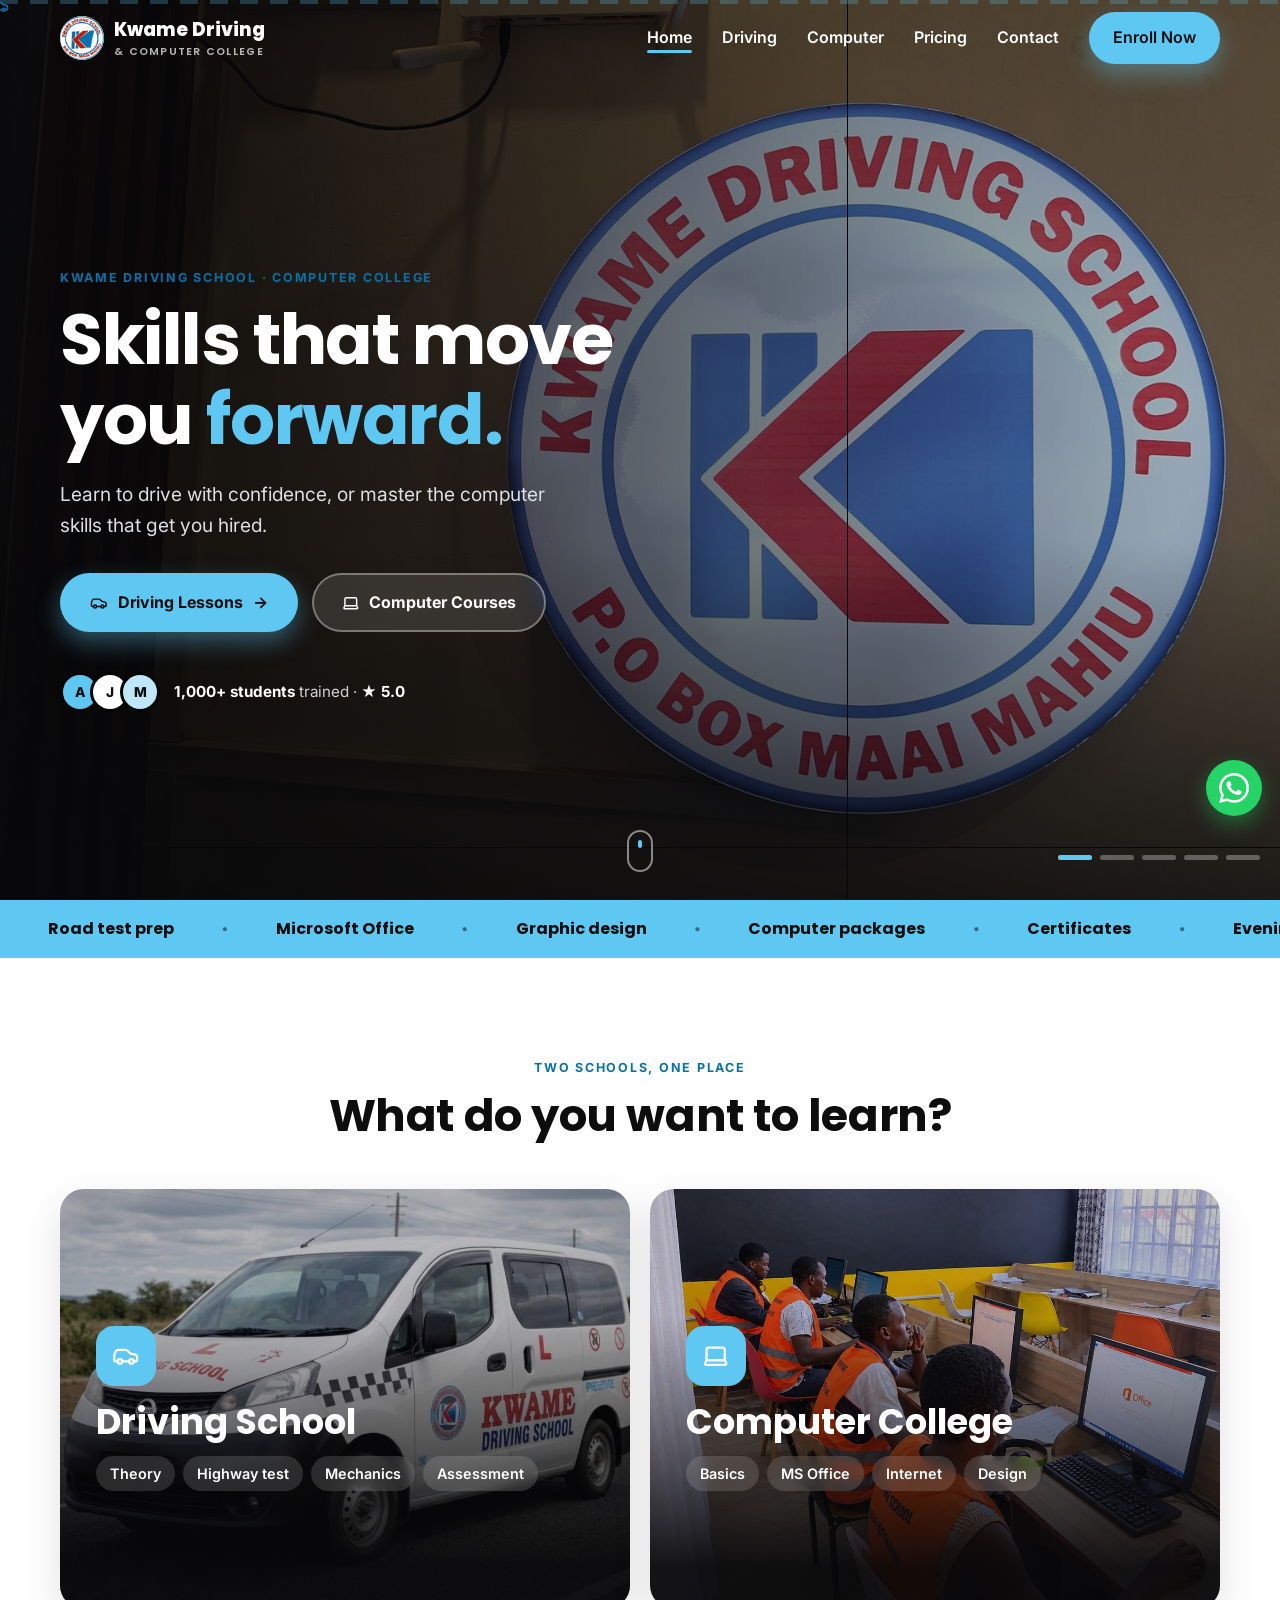
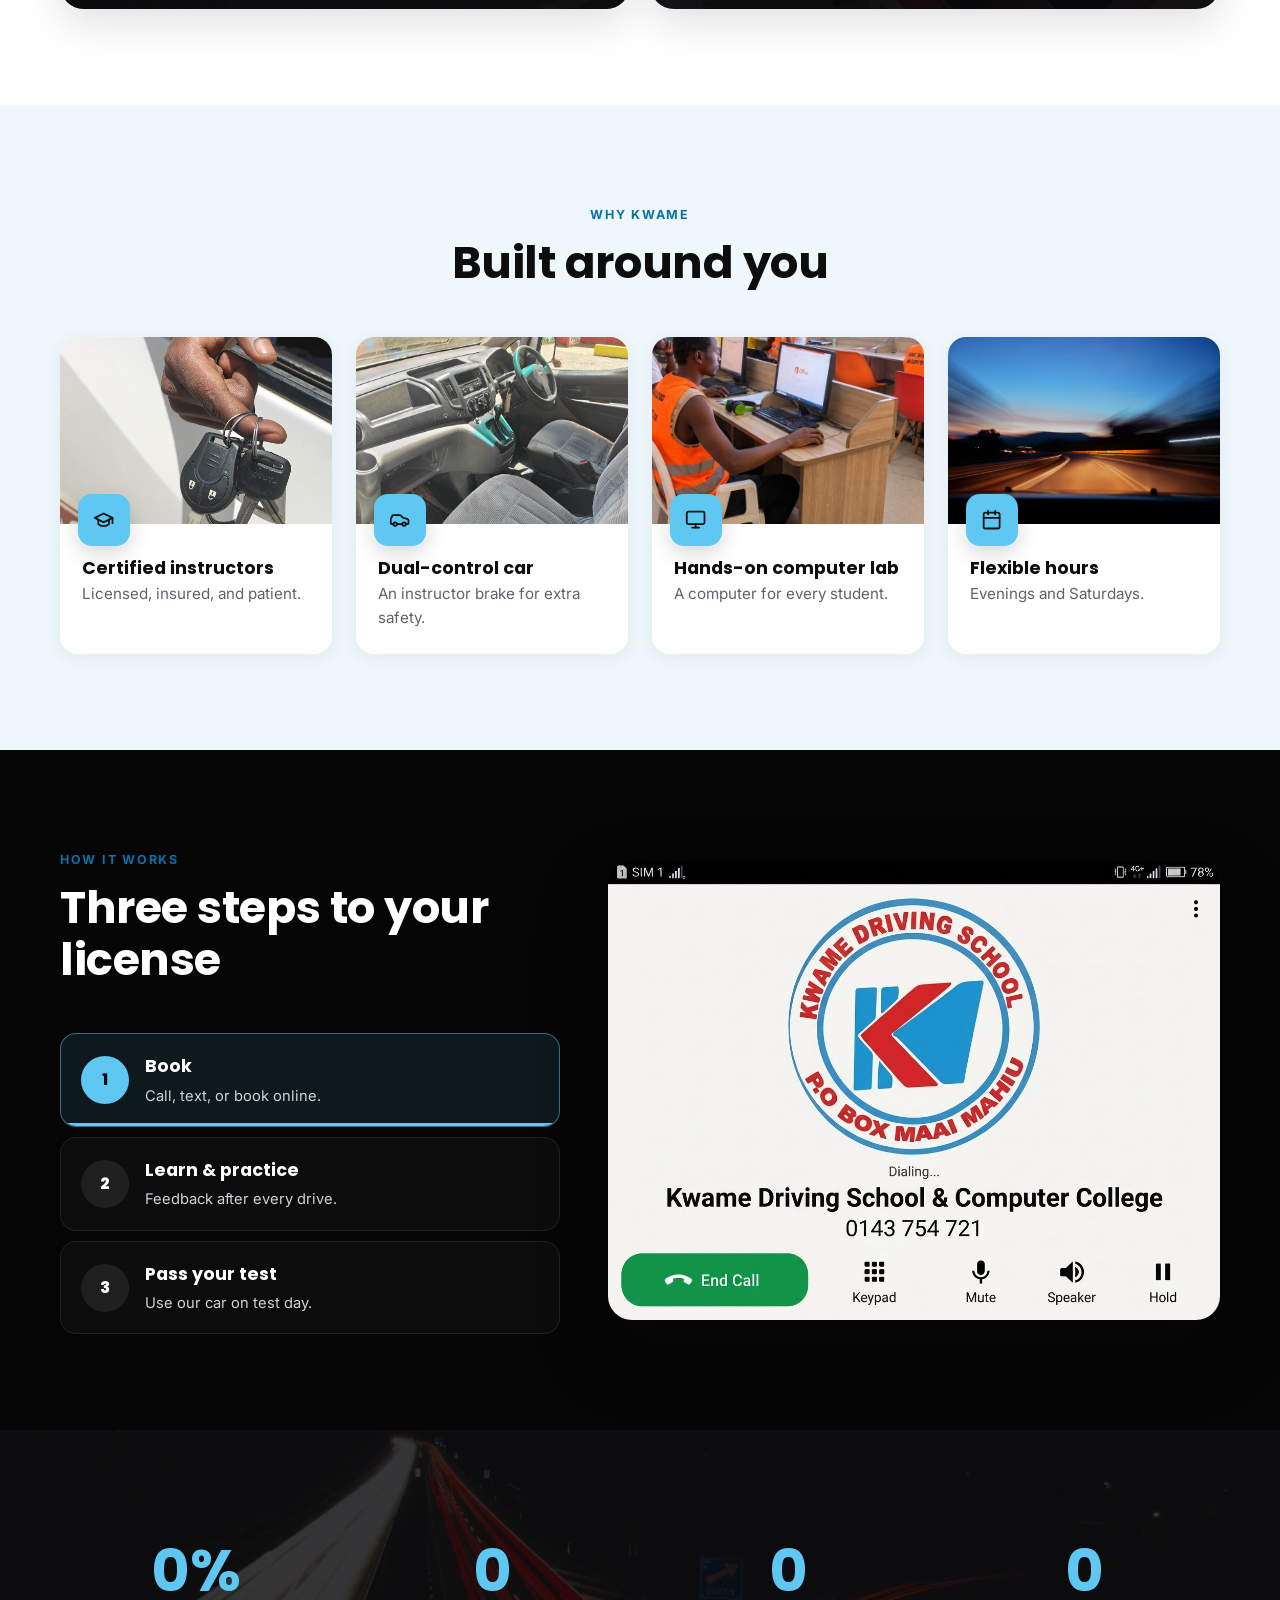
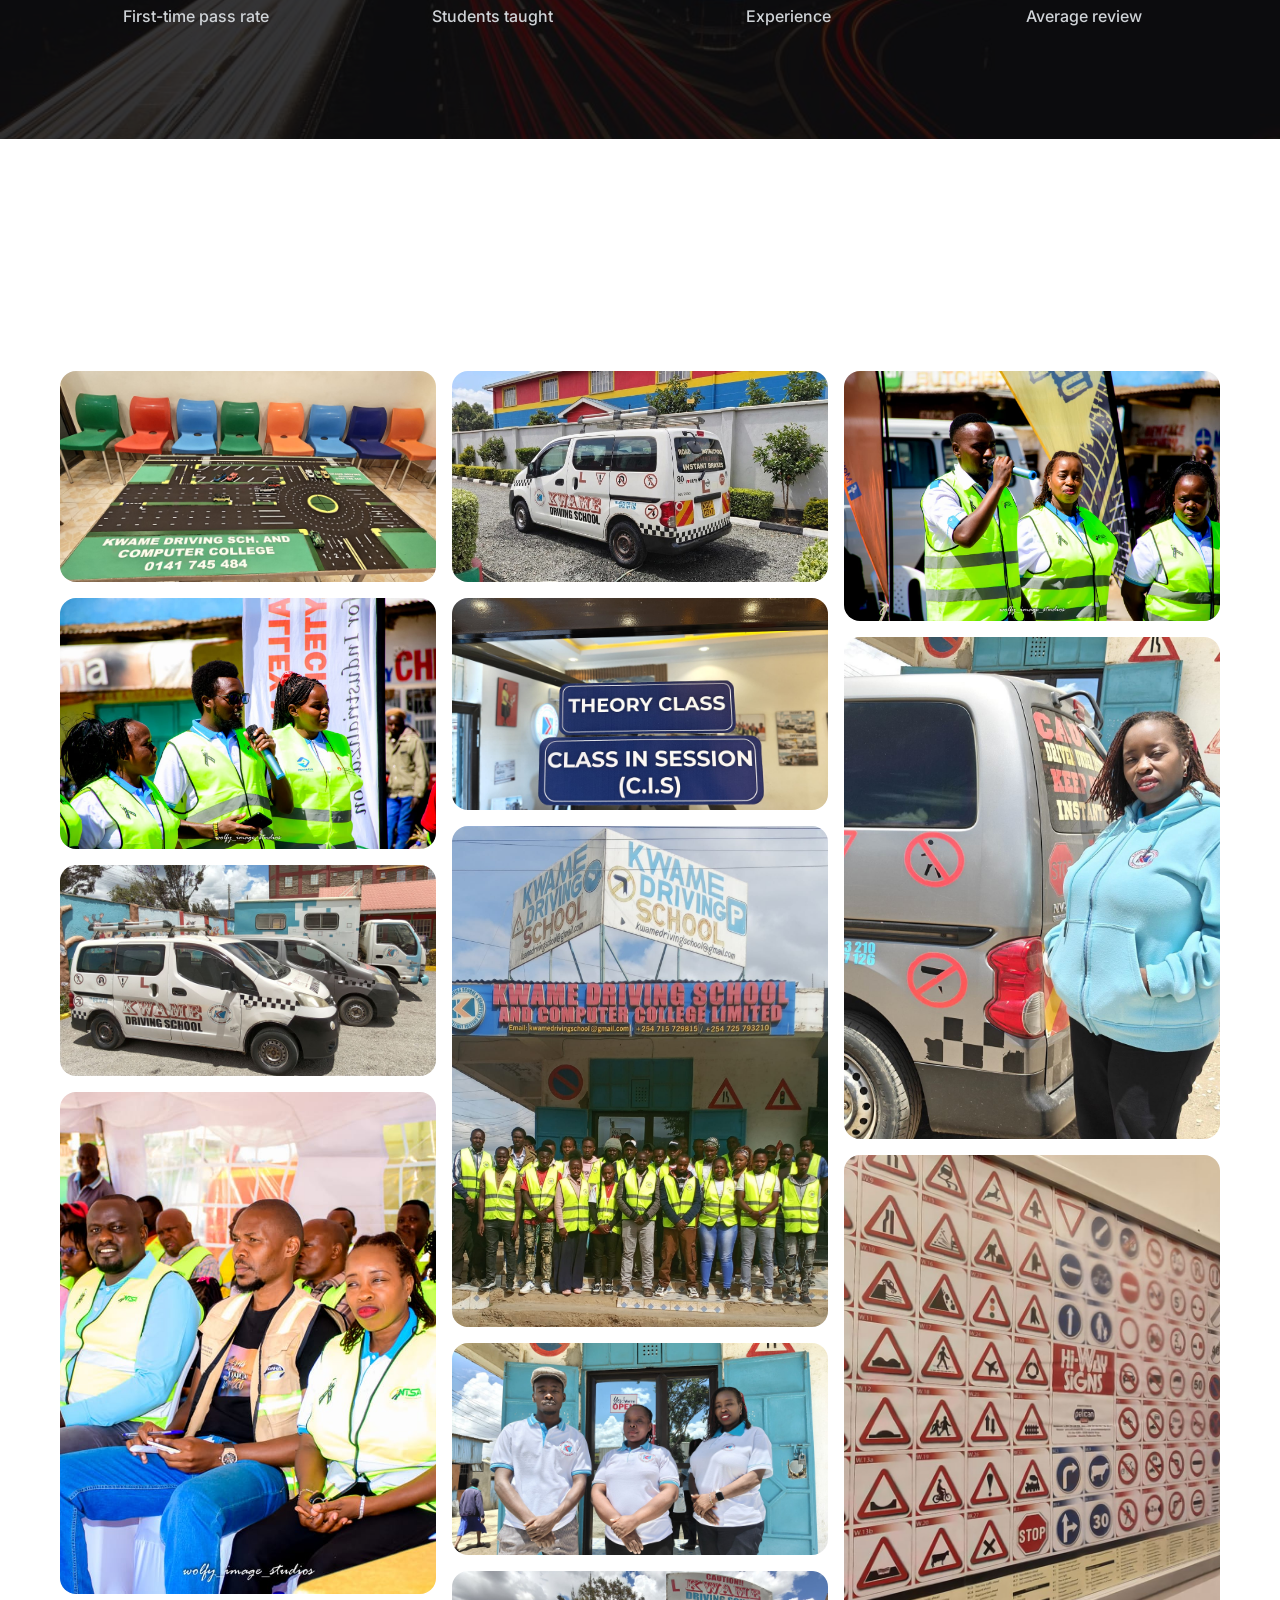
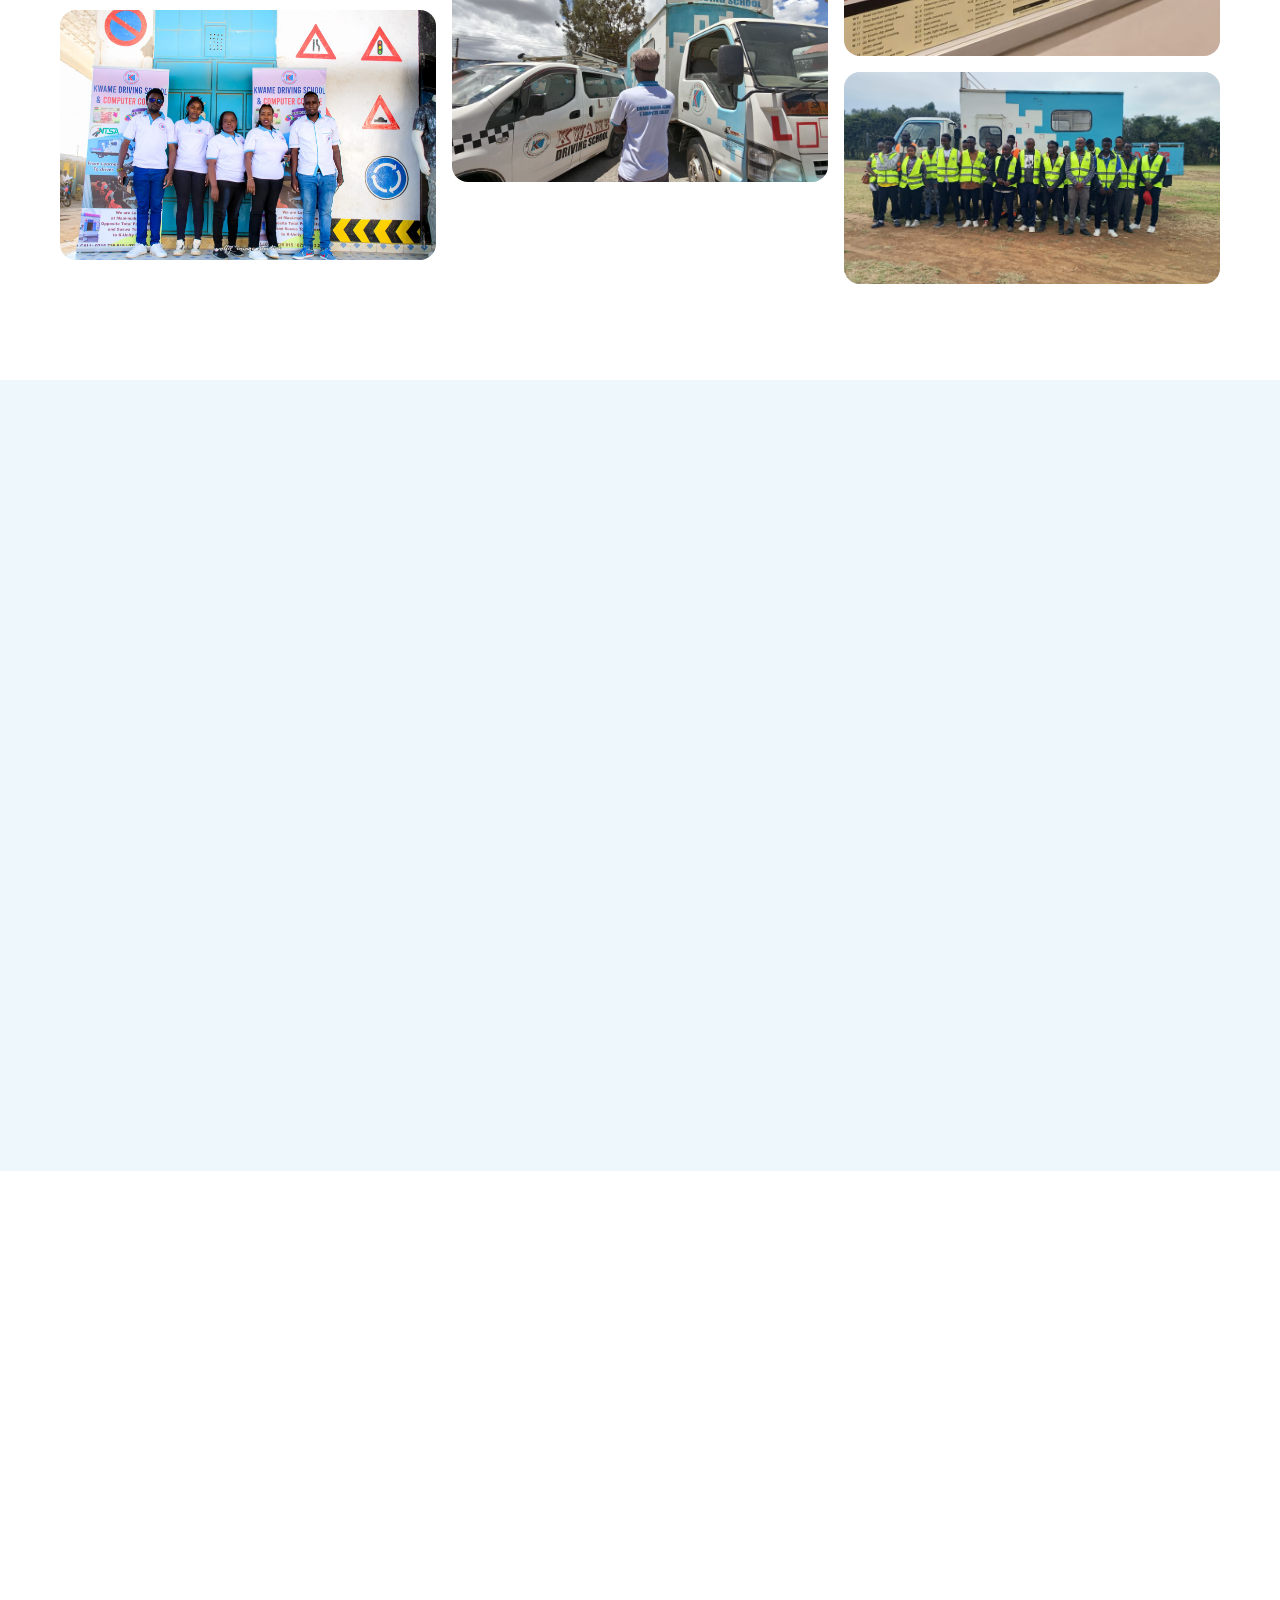
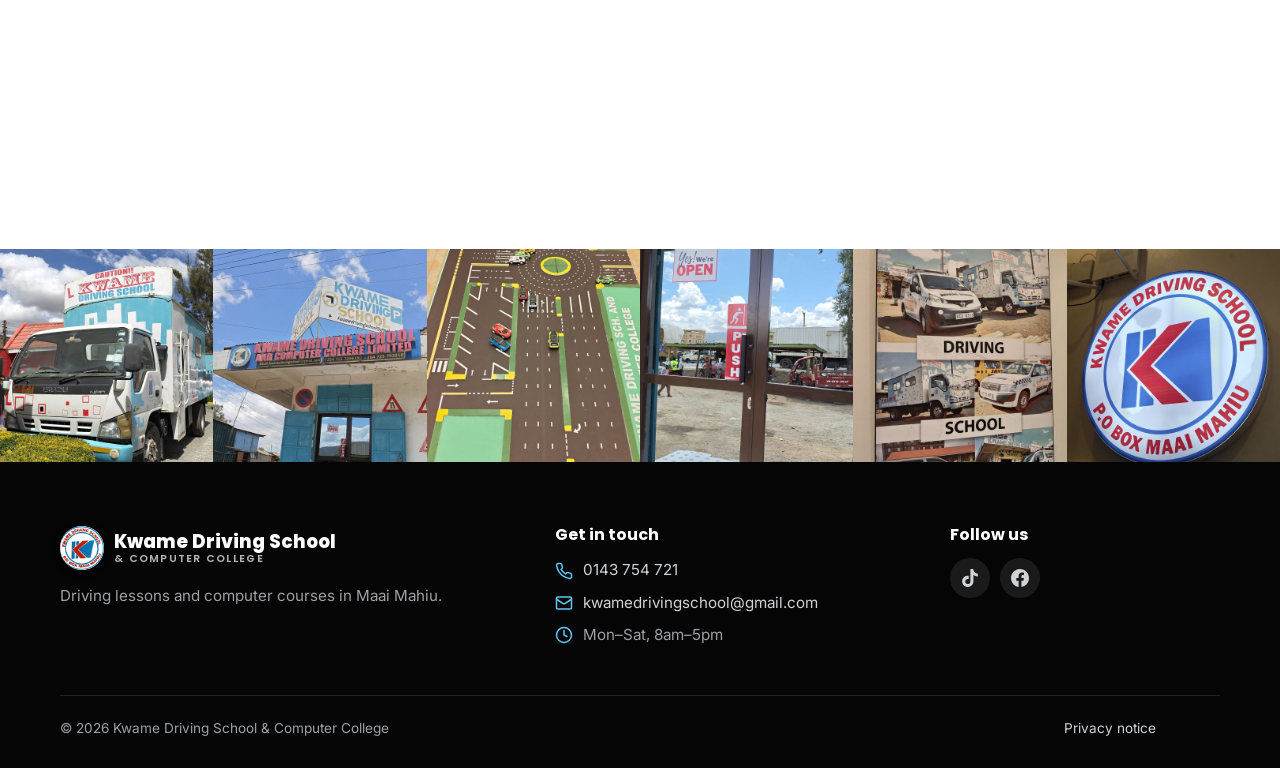
<file: index.html>
<!DOCTYPE html>
<html lang="en">
<head>
  <meta charset="UTF-8" />
  <meta name="viewport" content="width=device-width, initial-scale=1.0" />
  <title>Kwame Driving School &amp; Computer College | Home</title>
  <meta name="description" content="Our mission is to train safe, confident drivers and skilled computer users. Driving lessons and computer courses in Maai Mahiu, Kenya." />
  <meta property="og:type" content="website" />
  <meta property="og:site_name" content="Kwame Driving School &amp; Computer College" />
  <meta property="og:title" content="Kwame Driving School &amp; Computer College | Home" />
  <meta property="og:description" content="Our mission is to train safe, confident drivers and skilled computer users. Driving lessons and computer courses in Maai Mahiu, Kenya." />
  <meta property="og:url" content="https://kwamedrivingschool.co.ke/" />
  <meta property="og:image" content="https://kwamedrivingschool.co.ke/images/og-image.jpg" />
  <meta property="og:image:width" content="1200" />
  <meta property="og:image:height" content="630" />
  <meta property="og:image:alt" content="Kwame Driving School training vans and truck" />
  <meta name="twitter:card" content="summary_large_image" />
  <link rel="canonical" href="https://kwamedrivingschool.co.ke/" />
  <link rel="preconnect" href="https://fonts.googleapis.com" />
  <link rel="preconnect" href="https://fonts.gstatic.com" crossorigin />
  <link href="https://fonts.googleapis.com/css2?family=Inter:wght@400;500;600;700&family=Poppins:wght@600;700;800&display=swap" rel="stylesheet" />
  <link rel="stylesheet" href="css/styles.css" />
  <link rel="icon" type="image/png" sizes="48x48" href="images/favicon-48.png" />
  <link rel="icon" type="image/png" sizes="96x96" href="images/favicon-96.png" />
  <link rel="icon" type="image/png" sizes="192x192" href="images/favicon-192.png" />
  <link rel="apple-touch-icon" href="images/apple-touch-icon.png" />
  <link rel="preload" as="image" href="images/IMAGE%201%20(2).jpg" />
  <!-- Google search result: WebSite gives the site name above the link; the school's
       logo and details help Google pick the badge as the thumbnail -->
  <script type="application/ld+json">
  {
    "@context": "https://schema.org",
    "@graph": [
      {
        "@type": "WebSite",
        "@id": "https://kwamedrivingschool.co.ke/#website",
        "name": "Kwame Driving School & Computer College",
        "alternateName": "Kwame Driving School",
        "url": "https://kwamedrivingschool.co.ke/"
      },
      {
        "@type": ["DrivingSchool", "EducationalOrganization"],
        "@id": "https://kwamedrivingschool.co.ke/#school",
        "name": "Kwame Driving School & Computer College",
        "url": "https://kwamedrivingschool.co.ke/",
        "description": "Our mission is to train safe, confident drivers and skilled computer users. Driving lessons and computer courses in Maai Mahiu, Kenya.",
        "logo": "https://kwamedrivingschool.co.ke/images/logo.png",
        "image": "https://kwamedrivingschool.co.ke/images/logo.png",
        "telephone": "+254143754721",
        "email": "kwamedrivingschool@gmail.com",
        "address": {
          "@type": "PostalAddress",
          "streetAddress": "Opposite Total petrol station, Maai Mahiu–Narok highway",
          "addressLocality": "Maai Mahiu",
          "addressCountry": "KE"
        },
        "geo": { "@type": "GeoCoordinates", "latitude": -0.983063, "longitude": 36.584688 },
        "hasMap": "https://www.google.com/maps?q=-0.983063,36.584688",
        "sameAs": [
          "https://www.tiktok.com/@kwamedrivingcomputer",
          "https://www.facebook.com/groups/512732034041115/"
        ]
      }
    ]
  }
  </script>
</head>
<body>

  <div class="road-progress" aria-hidden="true"><div class="bar"></div><span class="car"><svg class="ic" viewBox="0 0 24 24" fill="none" stroke="currentColor" stroke-width="2" stroke-linecap="round" stroke-linejoin="round" aria-hidden="true" focusable="false"><path d="M19 17h2c.6 0 1-.4 1-1v-3c0-.9-.7-1.7-1.5-1.9C18.7 10.6 16 10 16 10s-1.3-1.4-2.2-2.3c-.5-.4-1.1-.7-1.8-.7H5c-.6 0-1.1.4-1.4.9l-1.4 2.9A3.7 3.7 0 0 0 2 12v4c0 .6.4 1 1 1h2"/><circle cx="7" cy="17" r="2"/><path d="M9 17h6"/><circle cx="17" cy="17" r="2"/></svg></span></div>

  <header class="site-header">
    <div class="container nav">
      <a href="index.html" class="logo">
        <img class="logo-mark" src="images/logo.png" alt="" width="44" height="44" />
        <span>Kwame Driving<small>&amp; Computer College</small></span>
      </a>
      <button class="nav-toggle" aria-label="Open menu" aria-expanded="false"><span></span><span></span><span></span></button>
      <ul class="nav-links">
        <li><a href="index.html">Home</a></li>
        <li><a href="lessons.html">Driving</a></li>
        <li><a href="computers.html">Computer</a></li>
        <li><a href="pricing.html">Pricing</a></li>
        <li><a href="#contact">Contact</a></li>
        <li><a href="contact.html" class="btn btn--primary">Enroll Now</a></li>
      </ul>
    </div>
  </header>

  <main>
    <!-- Hero slideshow -->
    <section class="hero">
      <div class="hero-slides">
        <div class="slide"><img src="images/IMAGE%201%20(2).jpg" alt="Kwame Driving School illuminated logo sign" /></div>
        <div class="slide"><img src="images/IMAGE%202.jpeg" alt="Kwame Driving School &amp; Computer College reception sign" loading="lazy" /></div>
        <div class="slide"><img src="images/IMAGE%203.jpg" alt="Yes! We're open sign" loading="lazy" /></div>
        <div class="slide"><img src="images/IMAGE%204.jpeg" alt="Kwame Driving School vans and training truck parked by the wall" loading="lazy" /></div>
        <div class="slide"><img src="images/IMAGE%205.jpeg" alt="Student driver at the wheel of a training van" loading="lazy" /></div>
      </div>

      <div class="container">
        <div class="hero-content">
          <span class="eyebrow reveal">Kwame Driving School · Computer College</span>
          <h1 class="reveal" style="--d:.1s">Skills that move you <span class="hl">forward.</span></h1>
          <p class="lead reveal" style="--d:.2s">Learn to drive with confidence, or master the computer skills that get you hired.</p>
          <div class="hero-actions reveal" style="--d:.3s">
            <a href="lessons.html" class="btn btn--primary"><svg class="ic" viewBox="0 0 24 24" fill="none" stroke="currentColor" stroke-width="2" stroke-linecap="round" stroke-linejoin="round" aria-hidden="true" focusable="false"><path d="M19 17h2c.6 0 1-.4 1-1v-3c0-.9-.7-1.7-1.5-1.9C18.7 10.6 16 10 16 10s-1.3-1.4-2.2-2.3c-.5-.4-1.1-.7-1.8-.7H5c-.6 0-1.1.4-1.4.9l-1.4 2.9A3.7 3.7 0 0 0 2 12v4c0 .6.4 1 1 1h2"/><circle cx="7" cy="17" r="2"/><path d="M9 17h6"/><circle cx="17" cy="17" r="2"/></svg> Driving Lessons <span class="arrow">→</span></a>
            <a href="computers.html" class="btn btn--glass"><svg class="ic" viewBox="0 0 24 24" fill="none" stroke="currentColor" stroke-width="2" stroke-linecap="round" stroke-linejoin="round" aria-hidden="true" focusable="false"><path d="M20 16V7a2 2 0 0 0-2-2H6a2 2 0 0 0-2 2v9m16 0H4m16 0 1.28 2.55a1 1 0 0 1-.9 1.45H3.62a1 1 0 0 1-.9-1.45L4 16"/></svg> Computer Courses</a>
          </div>
          <div class="hero-trust reveal" style="--d:.4s">
            <div class="faces" aria-hidden="true"><span>A</span><span>J</span><span>M</span></div>
            <div><strong>1,000+ students</strong> trained · <strong class="ph" data-review-average>★ 5.0</strong></div>
          </div>
        </div>
      </div>

      <div class="hero-caption"><div class="hero-dots" role="group" aria-label="Choose photo"></div></div>
      <div class="scroll-cue" aria-hidden="true"></div>
    </section>

    <!-- Marquee -->
    <div class="marquee" aria-label="Highlights">
      <div class="marquee-track">
        <span>Road test prep</span><span>Microsoft Office</span><span>Graphic design</span><span>Computer packages</span><span>Certificates</span><span>Evenings &amp; Saturdays</span>
        <span aria-hidden="true">Road test prep</span><span aria-hidden="true">Microsoft Office</span><span aria-hidden="true">Graphic design</span><span aria-hidden="true">Computer packages</span><span aria-hidden="true">Certificates</span><span aria-hidden="true">Evenings &amp; Saturdays</span>
      </div>
    </div>

    <!-- Two schools: hover a panel to expand it -->
    <section class="section">
      <div class="container">
        <div class="section-head reveal">
          <span class="eyebrow">Two schools, one place</span>
          <h2>What do you want to learn?</h2>
        </div>
        <div class="duo reveal">
          <a class="duo-panel" href="lessons.html">
            <img class="fit" src="images/DRIVING%201.jpeg" alt="Kwame Driving School training van on the road" loading="lazy" />
            <div class="duo-body">
              <span class="duo-icon"><svg class="ic" viewBox="0 0 24 24" fill="none" stroke="currentColor" stroke-width="2" stroke-linecap="round" stroke-linejoin="round" aria-hidden="true" focusable="false"><path d="M19 17h2c.6 0 1-.4 1-1v-3c0-.9-.7-1.7-1.5-1.9C18.7 10.6 16 10 16 10s-1.3-1.4-2.2-2.3c-.5-.4-1.1-.7-1.8-.7H5c-.6 0-1.1.4-1.4.9l-1.4 2.9A3.7 3.7 0 0 0 2 12v4c0 .6.4 1 1 1h2"/><circle cx="7" cy="17" r="2"/><path d="M9 17h6"/><circle cx="17" cy="17" r="2"/></svg></span>
              <h3>Driving School</h3>
              <ul class="duo-chips"><li>Theory</li><li>Highway test</li><li>Mechanics</li><li>Assessment</li></ul>
              <span class="btn btn--primary">Explore Driving <span class="arrow">→</span></span>
            </div>
          </a>
          <a class="duo-panel" href="computers.html">
            <img src="images/comp-basics-2.jpg" alt="Students working at computers in the Kwame computer lab" loading="lazy" />
            <div class="duo-body">
              <span class="duo-icon"><svg class="ic" viewBox="0 0 24 24" fill="none" stroke="currentColor" stroke-width="2" stroke-linecap="round" stroke-linejoin="round" aria-hidden="true" focusable="false"><path d="M20 16V7a2 2 0 0 0-2-2H6a2 2 0 0 0-2 2v9m16 0H4m16 0 1.28 2.55a1 1 0 0 1-.9 1.45H3.62a1 1 0 0 1-.9-1.45L4 16"/></svg></span>
              <h3>Computer College</h3>
              <ul class="duo-chips"><li>Basics</li><li>MS Office</li><li>Internet</li><li>Design</li></ul>
              <span class="btn btn--primary">Explore Computer <span class="arrow">→</span></span>
            </div>
          </a>
        </div>
      </div>
    </section>

    <!-- Why us: photo cards -->
    <section class="section section--soft">
      <div class="container">
        <div class="section-head reveal">
          <span class="eyebrow">Why Kwame</span>
          <h2>Built around you</h2>
        </div>
        <div class="photo-cards">
          <article class="photo-card reveal">
            <div class="ph-img"><div class="clip"><img src="images/CAR%20KEYS.jpg" alt="Instructor handing car keys out of a training car window" style="object-position: center 65%" loading="lazy" /></div><span class="badge"><svg class="ic" viewBox="0 0 24 24" fill="none" stroke="currentColor" stroke-width="2" stroke-linecap="round" stroke-linejoin="round" aria-hidden="true" focusable="false"><path d="M22 10v6"/><path d="M2 10l10-5 10 5-10 5z"/><path d="M6 12v5c3 3 9 3 12 0v-5"/></svg></span></div>
            <div class="body"><h3>Certified instructors</h3><p>Licensed, insured, and patient.</p></div>
          </article>
          <article class="photo-card reveal" style="--d:.1s">
            <div class="ph-img"><div class="clip"><img src="images/INTERIOR.jpg" alt="Inside a Kwame training van, with instructor pedals on the passenger side" loading="lazy" /></div><span class="badge"><svg class="ic" viewBox="0 0 24 24" fill="none" stroke="currentColor" stroke-width="2" stroke-linecap="round" stroke-linejoin="round" aria-hidden="true" focusable="false"><path d="M19 17h2c.6 0 1-.4 1-1v-3c0-.9-.7-1.7-1.5-1.9C18.7 10.6 16 10 16 10s-1.3-1.4-2.2-2.3c-.5-.4-1.1-.7-1.8-.7H5c-.6 0-1.1.4-1.4.9l-1.4 2.9A3.7 3.7 0 0 0 2 12v4c0 .6.4 1 1 1h2"/><circle cx="7" cy="17" r="2"/><path d="M9 17h6"/><circle cx="17" cy="17" r="2"/></svg></span></div>
            <div class="body"><h3>Dual-control car</h3><p>An instructor brake for extra safety.</p></div>
          </article>
          <article class="photo-card reveal" style="--d:.2s">
            <div class="ph-img"><div class="clip"><img src="images/comp-lab-keys.jpg" alt="Student typing at a computer in the Kwame computer lab" loading="lazy" /></div><span class="badge"><svg class="ic" viewBox="0 0 24 24" fill="none" stroke="currentColor" stroke-width="2" stroke-linecap="round" stroke-linejoin="round" aria-hidden="true" focusable="false"><rect x="2" y="3" width="20" height="14" rx="2"/><path d="M8 21h8"/><path d="M12 17v4"/></svg></span></div>
            <div class="body"><h3>Hands-on computer lab</h3><p class="ph">A computer for every student.</p></div>
          </article>
          <article class="photo-card reveal" style="--d:.3s">
            <div class="ph-img"><div class="clip"><img src="images/dusk-drive.jpg" alt="Road at dusk seen through the windshield" loading="lazy" /></div><span class="badge"><svg class="ic" viewBox="0 0 24 24" fill="none" stroke="currentColor" stroke-width="2" stroke-linecap="round" stroke-linejoin="round" aria-hidden="true" focusable="false"><rect x="3" y="4" width="18" height="18" rx="2"/><path d="M16 2v4"/><path d="M8 2v4"/><path d="M3 10h18"/></svg></span></div>
            <div class="body"><h3>Flexible hours</h3><p>Evenings and Saturdays.</p></div>
          </article>
        </div>
      </div>
    </section>

    <!-- Journey: interactive steps -->
    <section class="section section--dark">
      <div class="container">
        <div class="journey" data-tabs="vertical" data-autoplay>
          <div>
            <div class="section-head section-head--left reveal">
              <span class="eyebrow">How it works</span>
              <h2>Three steps to your license</h2>
            </div>
            <ul class="journey-steps" role="tablist" aria-orientation="vertical">
              <li role="presentation"><button role="tab" type="button" id="step-tab-1" aria-controls="step-panel-1"><span class="n">1</span><strong>Book</strong><small>Call, text, or book online.</small></button></li>
              <li role="presentation"><button role="tab" type="button" id="step-tab-2" aria-controls="step-panel-2"><span class="n">2</span><strong>Learn &amp; practice</strong><small>Feedback after every drive.</small></button></li>
              <li role="presentation"><button role="tab" type="button" id="step-tab-3" aria-controls="step-panel-3"><span class="n">3</span><strong>Pass your test</strong><small>Use our car on test day.</small></button></li>
            </ul>
          </div>
          <div class="journey-stage reveal zoom" data-stage>
            <img src="images/step-call.jpg" alt="Phone screen dialing Kwame Driving School &amp; Computer College on 0143 754 721" loading="lazy" />
            <img src="images/mirror-check.jpg" alt="Checking the side mirror" loading="lazy" />
            <img src="images/step-keys.jpg" alt="Car keys held out of a Kwame training car window" loading="lazy" />
          </div>
          <!-- Panels are visually represented by the photo stage -->
          <div role="tabpanel" class="sr-only" id="step-panel-1" aria-labelledby="step-tab-1">Book a lesson by phone, text, or online form.</div>
          <div role="tabpanel" class="sr-only" id="step-panel-2" aria-labelledby="step-tab-2" hidden>Structured lessons with feedback after every drive.</div>
          <div role="tabpanel" class="sr-only" id="step-panel-3" aria-labelledby="step-tab-3" hidden>Practice the test route and use our car on test day.</div>
        </div>
      </div>
    </section>

    <!-- Stats with parallax photo -->
    <section class="stats-band">
      <img src="images/night-highway.jpg" alt="" data-parallax="0.15" loading="lazy" />
      <div class="container">
        <div class="stats">
          <div><strong class="ph" data-count="95" data-suffix="%">0%</strong><span>First-time pass rate</span></div>
          <div><strong data-count="1000" data-suffix="+">0</strong><span>Students taught</span></div>
          <div><strong data-count="20" data-suffix=" yrs">0</strong><span>Experience</span></div>
          <div><strong class="ph" data-count="5.0" data-suffix="★" data-review-average>0</strong><span>Average review</span></div>
        </div>
      </div>
    </section>

    <!-- Gallery -->
    <section class="section">
      <div class="container">
        <div class="section-head reveal">
          <span class="eyebrow">On the road</span>
          <h2>Our gallery</h2>
        </div>
        <div class="gallery reveal">
          <!-- Ordered so look-alike photos (vehicles, event, staff, class, student groups)
               never sit next to each other in the 3-, 2- or 1-column layout -->
          <div><img src="images/gallery%209.jpg" alt="Model road layout with toy cars used for theory lessons" loading="lazy" /></div>
          <div><img src="images/PIC%204.jpeg" alt="Speakers in reflective vests addressing a road safety event" loading="lazy" /></div>
          <div><img src="images/gallery%204.jpg" alt="Kwame training vans and truck parked in the yard" loading="lazy" /></div>
          <div class="tall"><img src="images/gallery%201.jpeg" alt="NTSA officials and guests at a road safety event" loading="lazy" /></div>
          <div><img src="images/gallery%203.jpeg" alt="The Kwame team in front of the school with road sign murals" loading="lazy" /></div>
          <div><img src="images/gallery-pic5.jpg" alt="Kwame training van parked outside the school" loading="lazy" /></div>
          <div><img src="images/gallery%208.jpg" alt="Theory class in session sign" loading="lazy" /></div>
          <div class="tall"><img src="images/PIC%201.jpeg" alt="Kwame students in reflective vests in front of the school's main office" loading="lazy" /></div>
          <div><img src="images/gallery%206.jpg" alt="Three Kwame staff at the school entrance" loading="lazy" /></div>
          <div><img src="images/gallery%202.jpg" alt="Kwame instructor standing between a training van and truck" loading="lazy" /></div>
          <div><img src="images/PIC%203.jpeg" alt="Speaker with a microphone at an NTSA road safety event" loading="lazy" /></div>
          <div class="tall"><img src="images/gallery%205.jpg" alt="Instructor standing beside a Kwame training van" loading="lazy" /></div>
          <div class="tall"><img src="images/gallery%207.jpg" alt="Road sign charts on the classroom wall" loading="lazy" /></div>
          <div><img src="images/PIC%202.jpeg" alt="Kwame students in reflective vests lined up in front of the training truck" loading="lazy" /></div>
        </div>
      </div>
    </section>

    <!-- Reviews carousel. js/main.js swaps the placeholder slides below for the newest
         30 approved reviews from api/reviews.php once at least one is approved. -->
    <section class="section section--soft" id="reviews">
      <div class="container">
        <div class="section-head reveal">
          <span class="eyebrow">Student reviews</span>
          <h2>Real drivers, real results</h2>
        </div>
        <div class="carousel reveal" data-carousel data-reviews="api/reviews.php" role="region" aria-roledescription="carousel" aria-label="Student reviews">
          <div class="carousel-viewport">
            <div class="carousel-track">
              <div class="review ph">
                <img src="images/traffic-light.jpg" alt="" style="object-position: 30% center" loading="lazy" />
                <div class="text">
                  <div class="stars" aria-label="5 stars">★★★★★</div>
                  <blockquote>"I was terrified of driving. Passed on my first try!"</blockquote>
                  <div class="who"><strong>Hollyfield Kuria</strong><small>Passed road test</small></div>
                </div>
              </div>
              <div class="review ph">
                <img src="images/city-street.jpg" alt="" loading="lazy" />
                <div class="text">
                  <div class="stars" aria-label="4 stars">★★★★☆</div>
                  <blockquote>"I learned the basics of driving and felt confident on the road."</blockquote>
                  <div class="who"><strong>Peter Njoroge</strong><small>learnt basic mechanics</small></div>
                </div>
              </div>
              <div class="review ph">
                <img src="images/highway-trucks.jpg" alt="" loading="lazy" />
                <div class="text">
                  <div class="stars" aria-label="5 stars">★★★★★</div>
                  <blockquote>"Two highway lessons and I feel like myself again."</blockquote>
                  <div class="who"><strong>Alex Muli</strong><small>Refresher student</small></div>
                </div>
              </div>
              <div class="review ph">
                <img src="images/comp-office.jpg" alt="" loading="lazy" />
                <div class="text">
                  <div class="stars" aria-label="4 stars">★★★★☆</div>
                  <blockquote>"The computer package helped me land an admin job."</blockquote>
                  <div class="who"><strong>Sandra Wambui</strong><small>Computer college graduate</small></div>
                </div>
              </div>
              <div class="review ph">
                <img src="images/comp-design.jpg" alt="" loading="lazy" />
                <div class="text">
                  <div class="stars" aria-label="5 stars">★★★★★</div>
                  <blockquote>"I designed my first PowerPoint presentation within days. Now I make slides for local businesses."</blockquote>
                  <div class="who"><strong>Martha Kimani</strong><small>Graphic design student</small></div>
                </div>
              </div>
            </div>
          </div>
          <div class="carousel-controls">
            <button class="arrow-btn prev" type="button" aria-label="Previous review">←</button>
            <div class="carousel-dots"></div>
            <button class="arrow-btn next" type="button" aria-label="Next review">→</button>
          </div>
        </div>

        <details class="review-cta reveal">
          <summary class="btn btn--black">Rate your experience ★</summary>
          <form class="form review-form" action="api/reviews.php" method="POST" data-review-form novalidate>
            <input type="hidden" name="csrf_token" value="" />
            <!-- Spam trap: hidden from people, bots fill it in -->
            <div class="sr-only" aria-hidden="true">
              <label for="review-website">Leave this empty</label>
              <input type="text" id="review-website" name="website" tabindex="-1" autocomplete="off" />
            </div>
            <h3>How was your time at Kwame?</h3>
            <fieldset class="star-input">
              <legend class="field">Your rating</legend>
              <input type="radio" id="star5" name="rating" value="5" required /><label for="star5" title="5 stars: excellent">★<span class="sr-only">5 stars</span></label>
              <input type="radio" id="star4" name="rating" value="4" /><label for="star4" title="4 stars: good">★<span class="sr-only">4 stars</span></label>
              <input type="radio" id="star3" name="rating" value="3" /><label for="star3" title="3 stars: okay">★<span class="sr-only">3 stars</span></label>
              <input type="radio" id="star2" name="rating" value="2" /><label for="star2" title="2 stars: poor">★<span class="sr-only">2 stars</span></label>
              <input type="radio" id="star1" name="rating" value="1" /><label for="star1" title="1 star: bad">★<span class="sr-only">1 star</span></label>
            </fieldset>
            <div class="form-row">
              <div>
                <label class="field" for="review-name">Your name <span class="muted">(shown with your review)</span></label>
                <input id="review-name" name="name" type="text" autocomplete="name" maxlength="60" required />
              </div>
              <div>
                <label class="field" for="review-course">What did you study?</label>
                <select id="review-course" name="course" required>
                  <option value="" disabled selected>Select…</option>
                  <option value="driving">Driving school</option>
                  <option value="comp-package">Computer college</option>
                </select>
              </div>
            </div>
            <div>
              <label class="field" for="review-comment">Your review</label>
              <textarea id="review-comment" name="comment" minlength="10" maxlength="500" required placeholder="What did you learn? Would you recommend us?"></textarea>
            </div>
            <p class="form-error" role="alert"></p>
            <button type="submit" class="btn btn--primary" data-submit>Send review ✓</button>
            <p class="muted review-note">Reviews appear here once the school has checked them.</p>
            <div class="form-status" role="status"></div>
          </form>
        </details>
      </div>
    </section>

    <!-- CTA -->
    <section class="section">
      <div class="container">
        <div class="cta-photo reveal zoom">
          <img src="images/footer.jpg" alt="" loading="lazy" />
          <span class="eyebrow">Ready to start?</span>
          <h2>Your first lesson or class is one click away.</h2>
          <p>Book a driving lesson or save your seat in a computer class.</p>
          <div class="actions">
            <a href="contact.html" class="btn btn--primary">Enroll <span class="arrow">→</span></a>
            <a href="tel:+254143754721" class="btn btn--glass"><svg class="ic" viewBox="0 0 24 24" fill="none" stroke="currentColor" stroke-width="2" stroke-linecap="round" stroke-linejoin="round" aria-hidden="true" focusable="false"><path d="M22 16.92v3a2 2 0 0 1-2.18 2 19.79 19.79 0 0 1-8.63-3.07 19.5 19.5 0 0 1-6-6 19.79 19.79 0 0 1-3.07-8.67A2 2 0 0 1 4.11 2h3a2 2 0 0 1 2 1.72c.13.96.36 1.9.7 2.81a2 2 0 0 1-.45 2.11L8.09 9.91a16 16 0 0 0 6 6l1.27-1.27a2 2 0 0 1 2.11-.45c.91.34 1.85.57 2.81.7A2 2 0 0 1 22 16.92z"/></svg> 0143 754 721</a>
          </div>
        </div>
      </div>
    </section>
  </main>

  <footer class="site-footer">
    <div class="footer-photos" aria-hidden="true">
      <img src="images/footer%201.jpg" alt="" loading="lazy" />
      <img src="images/footer%202.jpg" alt="" loading="lazy" />
      <img src="images/footer%203.jpg" alt="" loading="lazy" />
      <img src="images/footer%204.jpg" alt="" loading="lazy" />
      <img src="images/footer%205.jpg" alt="" loading="lazy" />
      <img src="images/footer%206.jpg" alt="" loading="lazy" />
    </div>
    <div class="container">
      <div class="footer-grid">
        <div>
          <a href="index.html" class="logo"><img class="logo-mark" src="images/logo.png" alt="" width="44" height="44" /><span>Kwame Driving School<small>&amp; Computer College</small></span></a>
          <p>Driving lessons and computer courses in Maai Mahiu.</p>
        </div>
        <div>
          <h2 id="contact">Get in touch</h2>
          <ul>
            <li class="contact-item"><svg class="fi" viewBox="0 0 24 24" fill="none" stroke="currentColor" stroke-width="2" stroke-linecap="round" stroke-linejoin="round" aria-hidden="true"><path d="M22 16.92v3a2 2 0 0 1-2.18 2 19.79 19.79 0 0 1-8.63-3.07 19.5 19.5 0 0 1-6-6 19.79 19.79 0 0 1-3.07-8.67A2 2 0 0 1 4.11 2h3a2 2 0 0 1 2 1.72c.13.96.36 1.9.7 2.81a2 2 0 0 1-.45 2.11L8.09 9.91a16 16 0 0 0 6 6l1.27-1.27a2 2 0 0 1 2.11-.45c.91.34 1.85.57 2.81.7A2 2 0 0 1 22 16.92z"/></svg><a href="tel:+254143754721">0143 754 721</a></li>
            <li class="contact-item"><svg class="fi" viewBox="0 0 24 24" fill="none" stroke="currentColor" stroke-width="2" stroke-linecap="round" stroke-linejoin="round" aria-hidden="true"><rect x="2" y="4" width="20" height="16" rx="2"/><path d="m22 7-8.97 5.7a1.94 1.94 0 0 1-2.06 0L2 7"/></svg><a href="mailto:kwamedrivingschool@gmail.com">kwamedrivingschool@gmail.com</a></li>
            <li class="contact-item"><svg class="fi" viewBox="0 0 24 24" fill="none" stroke="currentColor" stroke-width="2" stroke-linecap="round" stroke-linejoin="round" aria-hidden="true"><circle cx="12" cy="12" r="10"/><polyline points="12 6 12 12 16 14"/></svg><span class="ph">Mon–Sat, 8am–5pm</span></li>
          </ul>
        </div>
        <div>
          <h2>Follow us</h2>
          <ul class="footer-social">
            <li><a href="https://www.tiktok.com/@kwamedrivingcomputer" target="_blank" rel="noopener" aria-label="TikTok (opens in a new tab)"><svg viewBox="0 0 24 24" fill="currentColor" aria-hidden="true" focusable="false"><path d="M12.525.02c1.31-.02 2.61-.01 3.91-.02.08 1.53.63 3.09 1.75 4.17 1.12 1.11 2.7 1.62 4.24 1.79v4.03c-1.44-.05-2.89-.35-4.2-.97-.57-.26-1.1-.59-1.62-.93-.01 2.92.01 5.840-.02 8.75-.08 1.4-.54 2.79-1.350 3.94-1.31 1.92-3.58 3.17-5.91 3.21-1.43.08-2.86-.31-4.08-1.03-2.02-1.19-3.44-3.37-3.65-5.71-.02-.5-.03-1-.01-1.49.18-1.9 1.12-3.72 2.58-4.96 1.66-1.44 3.98-2.13 6.15-1.72.02 1.48-.04 2.96-.04 4.44-.99-.32-2.15-.23-3.02.37-.63.41-1.11 1.04-1.36 1.75-.21.51-.15 1.07-.14 1.61.24 1.64 1.82 3.02 3.5 2.87 1.12-.01 2.19-.66 2.77-1.61.19-.33.4-.67.41-1.06.1-1.79.06-3.57.07-5.36.01-4.03-.01-8.05.02-12.07z"/></svg></a></li>
            <li><a href="https://www.facebook.com/groups/512732034041115/" target="_blank" rel="noopener" aria-label="Facebook group (opens in a new tab)"><svg viewBox="0 0 24 24" fill="currentColor" aria-hidden="true" focusable="false"><path d="M24 12.073C24 5.405 18.627 0 12 0S0 5.405 0 12.073C0 18.1 4.388 23.094 10.125 24v-8.437H7.078v-3.49h3.047V9.413c0-3.026 1.792-4.697 4.533-4.697 1.312 0 2.686.236 2.686.236v2.971H15.83c-1.491 0-1.956.93-1.956 1.886v2.264h3.328l-.532 3.49h-2.796V24C19.612 23.094 24 18.1 24 12.073z"/></svg></a></li>
          </ul>
        </div>
      </div>
      <div class="footer-bottom">
        <span>© <span data-year></span> Kwame Driving School &amp; Computer College</span>
        <a href="privacy.html">Privacy notice</a>
      </div>
    </div>
  </footer>

  <a class="wa-float" href="https://wa.me/254143754721?text=Hello%20Kwame%20Driving%20School" target="_blank" rel="noopener" aria-label="Chat with us on WhatsApp"><svg viewBox="0 0 24 24" fill="currentColor" aria-hidden="true" focusable="false"><path d="M17.472 14.382c-.297-.149-1.758-.867-2.03-.967-.273-.099-.471-.148-.67.15-.197.297-.767.966-.94 1.164-.173.199-.347.223-.644.075-.297-.15-1.255-.463-2.39-1.475-.883-.788-1.48-1.761-1.653-2.059-.173-.297-.018-.458.13-.606.134-.133.298-.347.446-.52.149-.174.198-.298.298-.497.099-.198.05-.371-.025-.52-.075-.149-.669-1.612-.916-2.207-.242-.579-.487-.5-.669-.51-.173-.008-.371-.01-.57-.01-.198 0-.52.074-.792.372-.272.297-1.04 1.016-1.04 2.479 0 1.462 1.065 2.875 1.213 3.074.149.198 2.096 3.2 5.077 4.487.709.306 1.262.489 1.694.625.712.227 1.36.195 1.871.118.571-.085 1.758-.719 2.006-1.413.248-.694.248-1.289.173-1.413-.074-.124-.272-.198-.57-.347m-5.421 7.403h-.004a9.87 9.87 0 0 1-5.031-1.378l-.361-.214-3.741.982.998-3.648-.235-.374a9.86 9.86 0 0 1-1.51-5.26c.001-5.45 4.436-9.884 9.888-9.884 2.64 0 5.122 1.03 6.988 2.898a9.825 9.825 0 0 1 2.893 6.994c-.003 5.45-4.437 9.884-9.885 9.884m8.413-18.297A11.815 11.815 0 0 0 12.05 0C5.495 0 .16 5.335.157 11.892c0 2.096.547 4.142 1.588 5.945L.057 24l6.305-1.654a11.882 11.882 0 0 0 5.683 1.448h.005c6.554 0 11.89-5.335 11.893-11.893a11.821 11.821 0 0 0-3.48-8.413Z"/></svg></a>
  <button class="to-top" type="button" aria-label="Back to top">↑</button>
  <a class="btn btn--primary mobile-cta" href="contact.html">Enroll →</a>

  <script src="js/main.js"></script>
</body>
</html>
</file>
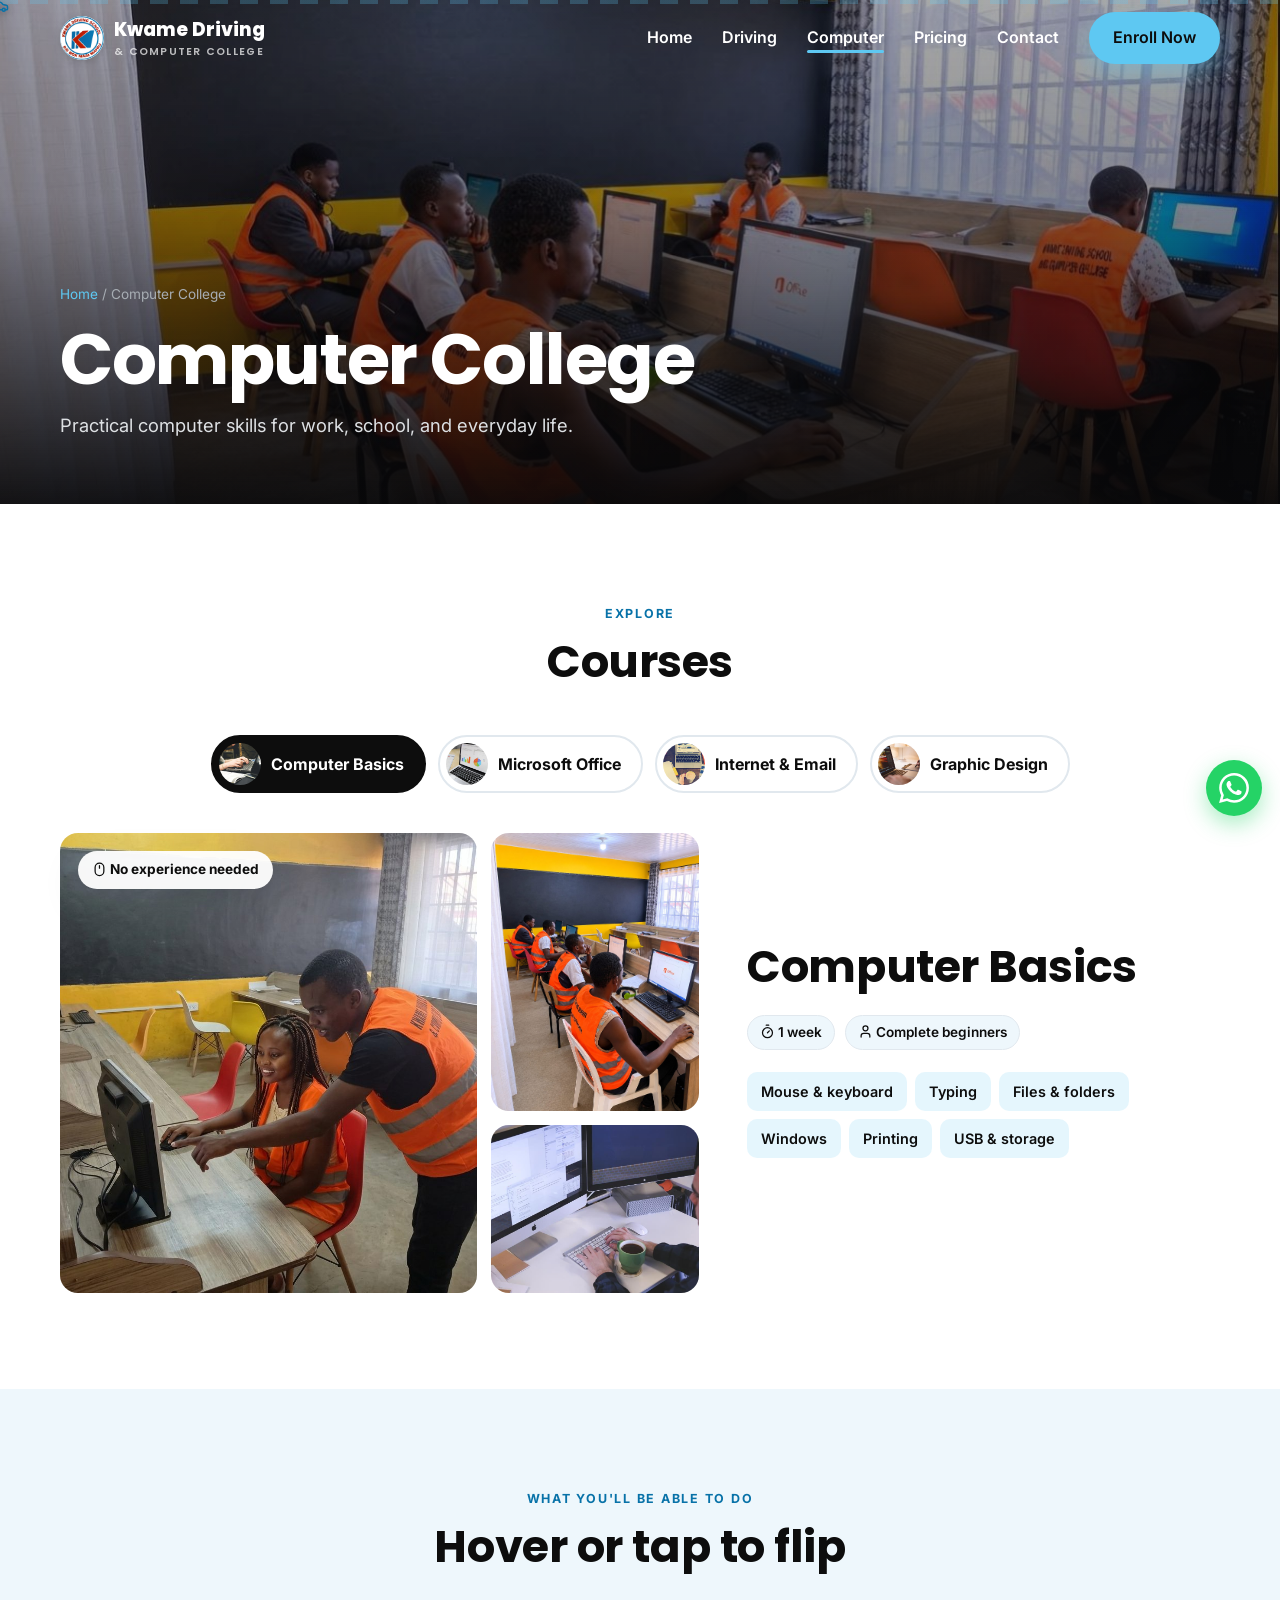
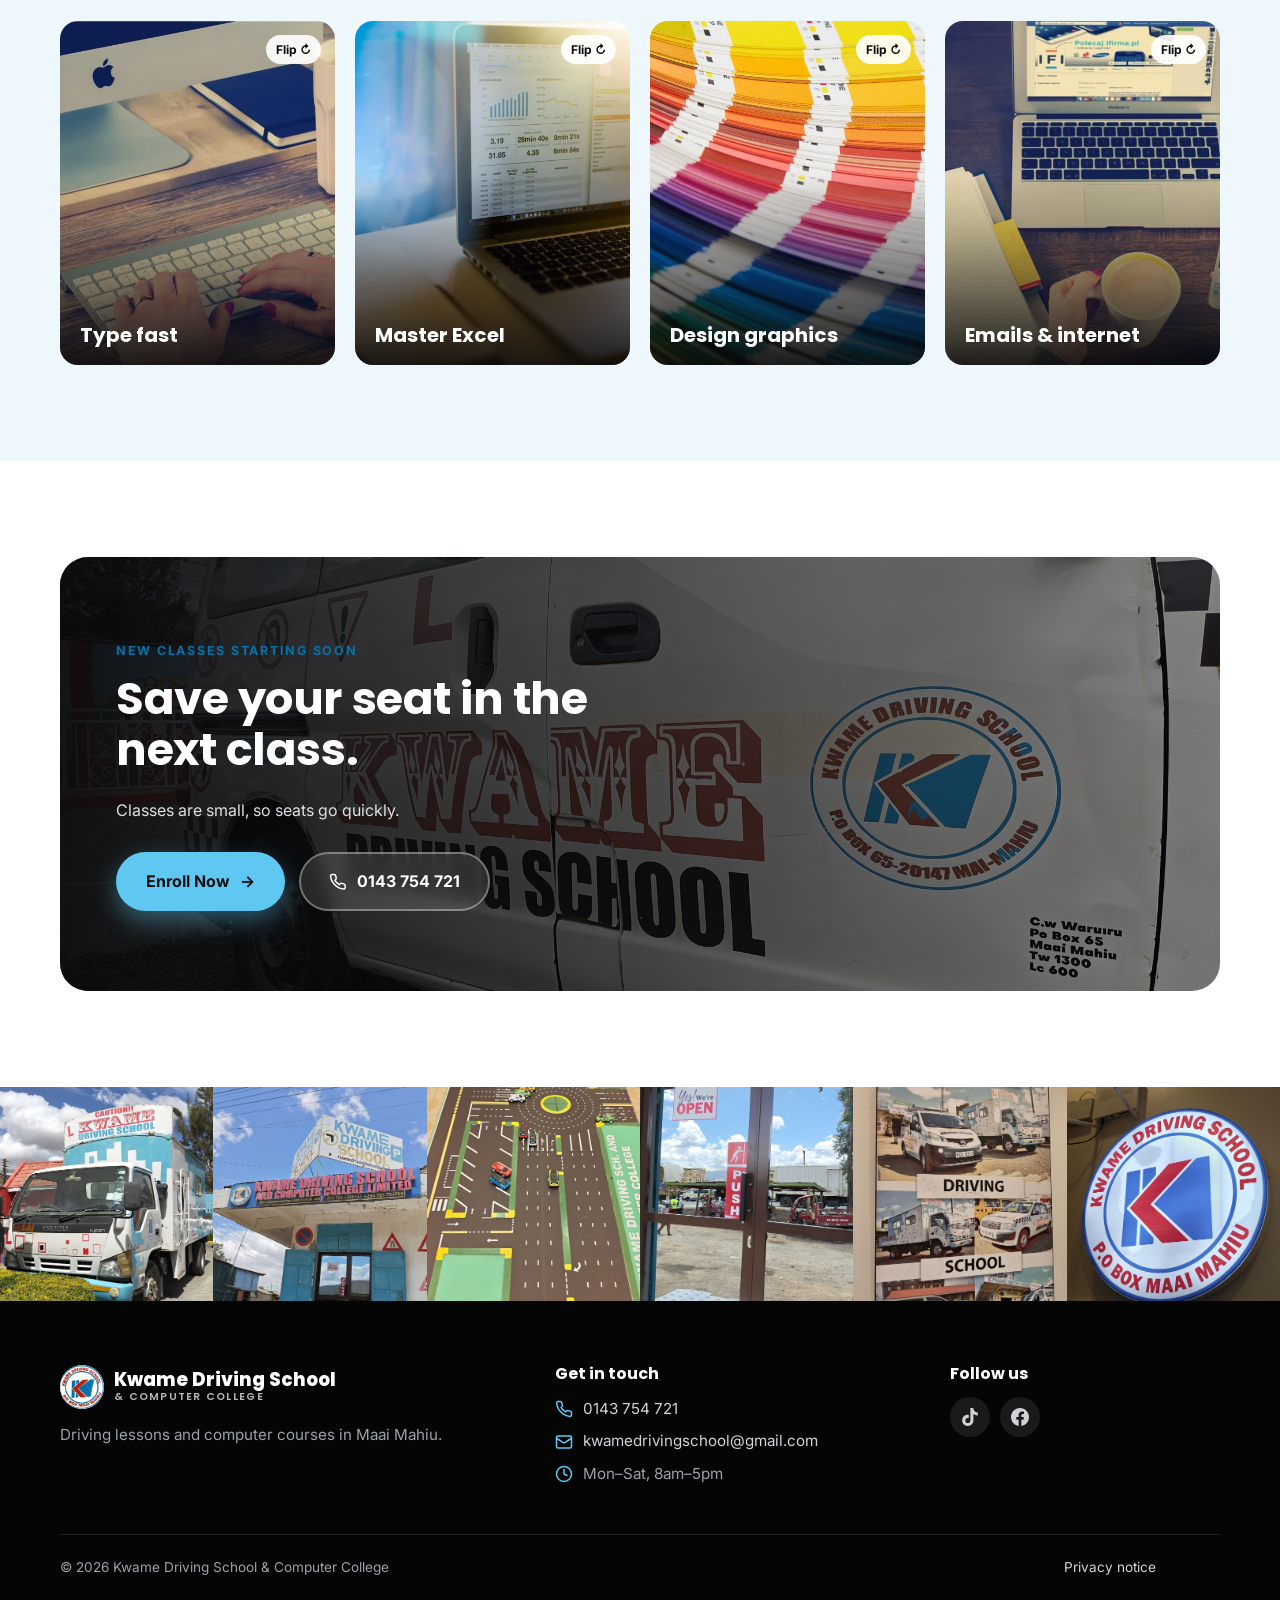
<file: computers.html>
<!DOCTYPE html>
<html lang="en">
<head>
  <meta charset="UTF-8" />
  <meta name="viewport" content="width=device-width, initial-scale=1.0" />
  <title>Computer Courses | Kwame Driving School &amp; Computer College</title>
  <meta name="description" content="Hands-on computer courses and packages in Maai Mahiu: computer basics, Microsoft Office, internet and email, and graphic design." />
  <meta property="og:type" content="website" />
  <meta property="og:site_name" content="Kwame Driving School &amp; Computer College" />
  <meta property="og:title" content="Computer Courses | Kwame Driving School &amp; Computer College" />
  <meta property="og:description" content="Hands-on computer courses and packages in Maai Mahiu: computer basics, Microsoft Office, internet and email, and graphic design." />
  <meta property="og:url" content="https://kwamedrivingschool.co.ke/computers.html" />
  <meta property="og:image" content="https://kwamedrivingschool.co.ke/images/og-image.jpg" />
  <meta property="og:image:width" content="1200" />
  <meta property="og:image:height" content="630" />
  <meta property="og:image:alt" content="Kwame Driving School training vans and truck" />
  <meta name="twitter:card" content="summary_large_image" />
  <link rel="canonical" href="https://kwamedrivingschool.co.ke/computers.html" />
  <link rel="preconnect" href="https://fonts.googleapis.com" />
  <link rel="preconnect" href="https://fonts.gstatic.com" crossorigin />
  <link href="https://fonts.googleapis.com/css2?family=Inter:wght@400;500;600;700&family=Poppins:wght@600;700;800&display=swap" rel="stylesheet" />
  <link rel="stylesheet" href="css/styles.css" />
  <link rel="icon" type="image/png" sizes="48x48" href="images/favicon-48.png" />
  <link rel="icon" type="image/png" sizes="96x96" href="images/favicon-96.png" />
  <link rel="icon" type="image/png" sizes="192x192" href="images/favicon-192.png" />
  <link rel="apple-touch-icon" href="images/apple-touch-icon.png" />
</head>
<body>

  <div class="road-progress" aria-hidden="true"><div class="bar"></div><span class="car"><svg class="ic" viewBox="0 0 24 24" fill="none" stroke="currentColor" stroke-width="2" stroke-linecap="round" stroke-linejoin="round" aria-hidden="true" focusable="false"><path d="M19 17h2c.6 0 1-.4 1-1v-3c0-.9-.7-1.7-1.5-1.9C18.7 10.6 16 10 16 10s-1.3-1.4-2.2-2.3c-.5-.4-1.1-.7-1.8-.7H5c-.6 0-1.1.4-1.4.9l-1.4 2.9A3.7 3.7 0 0 0 2 12v4c0 .6.4 1 1 1h2"/><circle cx="7" cy="17" r="2"/><path d="M9 17h6"/><circle cx="17" cy="17" r="2"/></svg></span></div>

  <header class="site-header">
    <div class="container nav">
      <a href="index.html" class="logo">
        <img class="logo-mark" src="images/logo.png" alt="" width="44" height="44" />
        <span>Kwame Driving<small>&amp; Computer College</small></span>
      </a>
      <button class="nav-toggle" aria-label="Open menu" aria-expanded="false"><span></span><span></span><span></span></button>
      <ul class="nav-links">
        <li><a href="index.html">Home</a></li>
        <li><a href="lessons.html">Driving</a></li>
        <li><a href="computers.html">Computer</a></li>
        <li><a href="pricing.html">Pricing</a></li>
        <li><a href="#contact">Contact</a></li>
        <li><a href="contact.html" class="btn btn--primary">Enroll Now</a></li>
      </ul>
    </div>
  </header>

  <main>
    <section class="page-hero">
      <img src="images/comp-hero.jpg" alt="" data-parallax="0.25" />
      <div class="container">
        <div class="crumbs"><a href="index.html">Home</a> / Computer College</div>
        <h1 class="reveal">Computer College</h1>
        <p class="reveal" style="--d:.1s">Practical computer skills for work, school, and everyday life.</p>
      </div>
    </section>

    <!-- Course explorer -->
    <section class="section">
      <div class="container" data-tabs>
        <div class="section-head reveal">
          <span class="eyebrow">Explore</span>
          <h2>Courses</h2>
        </div>

        <div class="explorer-tabs reveal" role="tablist" aria-label="Computer courses">
          <button role="tab" type="button" id="tab-basics" aria-controls="basics"><img src="images/comp-basics.jpg" alt="" />Computer Basics</button>
          <button role="tab" type="button" id="tab-office" aria-controls="office"><img src="images/comp-office.jpg" alt="" />Microsoft Office</button>
          <button role="tab" type="button" id="tab-internet" aria-controls="internet"><img src="images/comp-internet.jpg" alt="" />Internet &amp; Email</button>
          <button role="tab" type="button" id="tab-design" aria-controls="design"><img src="images/comp-design.jpg" alt="" />Graphic Design</button>
        </div>

        <!-- Durations and course contents are placeholders: adjust to the real syllabus -->
        <div class="explorer-panel" role="tabpanel" id="basics" data-slug="basics" aria-labelledby="tab-basics">
          <div class="explorer-media">
            <img src="images/comp-basics-1.jpg" alt="Instructor guiding a student at a computer in the lab" />
            <img src="images/comp-basics-2.jpg" alt="Students working at computers in the Kwame computer lab" loading="lazy" />
            <img src="images/comp-desktop.jpg" alt="Student at a desktop computer" loading="lazy" />
            <span class="chip"><svg class="ic" viewBox="0 0 24 24" fill="none" stroke="currentColor" stroke-width="2" stroke-linecap="round" stroke-linejoin="round" aria-hidden="true" focusable="false"><rect x="5" y="2" width="14" height="20" rx="7"/><path d="M12 6v4"/></svg> No experience needed</span>
          </div>
          <div class="explorer-text">
            <h2>Computer Basics</h2>
            <div class="meta"><span><svg class="ic" viewBox="0 0 24 24" fill="none" stroke="currentColor" stroke-width="2" stroke-linecap="round" stroke-linejoin="round" aria-hidden="true" focusable="false"><path d="M10 2h4"/><path d="m12 14 3-3"/><circle cx="12" cy="14" r="8"/></svg> 1 week</span><span><svg class="ic" viewBox="0 0 24 24" fill="none" stroke="currentColor" stroke-width="2" stroke-linecap="round" stroke-linejoin="round" aria-hidden="true" focusable="false"><path d="M19 21v-2a4 4 0 0 0-4-4H9a4 4 0 0 0-4 4v2"/><circle cx="12" cy="7" r="4"/></svg> Complete beginners</span></div>
            <ul class="skill-chips">
              <li>Mouse &amp; keyboard</li><li>Typing</li><li>Files &amp; folders</li><li>Windows</li><li>Printing</li><li>USB &amp; storage</li>
            </ul>
          </div>
        </div>

        <div class="explorer-panel" role="tabpanel" id="office" data-slug="office" aria-labelledby="tab-office" hidden>
          <div class="explorer-media">
            <img src="images/comp-office-student.jpg" alt="Kwame student opening Microsoft Office in the computer lab" loading="lazy" />
            <img src="images/comp-charts.jpg" alt="Presentation charts on a laptop" loading="lazy" />
            <img src="images/comp-study.jpg" alt="Student working on a laptop" loading="lazy" />
            <span class="chip"><svg class="ic" viewBox="0 0 24 24" fill="none" stroke="currentColor" stroke-width="2" stroke-linecap="round" stroke-linejoin="round" aria-hidden="true" focusable="false"><path d="M3 3v18h18"/><path d="M18 17V9"/><path d="M13 17V5"/><path d="M8 17v-3"/></svg> Most popular</span>
          </div>
          <div class="explorer-text">
            <h2>Microsoft Office</h2>
            <div class="meta"><span><svg class="ic" viewBox="0 0 24 24" fill="none" stroke="currentColor" stroke-width="2" stroke-linecap="round" stroke-linejoin="round" aria-hidden="true" focusable="false"><path d="M10 2h4"/><path d="m12 14 3-3"/><circle cx="12" cy="14" r="8"/></svg> 1 week</span><span><svg class="ic" viewBox="0 0 24 24" fill="none" stroke="currentColor" stroke-width="2" stroke-linecap="round" stroke-linejoin="round" aria-hidden="true" focusable="false"><path d="M19 21v-2a4 4 0 0 0-4-4H9a4 4 0 0 0-4 4v2"/><circle cx="12" cy="7" r="4"/></svg> Work &amp; school</span></div>
            <ul class="skill-chips">
              <li>Word</li><li>Excel</li><li>Formulas</li><li>Charts</li><li>Reports &amp; CVs</li>
            </ul>
          </div>
        </div>

        <div class="explorer-panel" role="tabpanel" id="internet" data-slug="internet" aria-labelledby="tab-internet" hidden>
          <div class="explorer-media">
            <img src="images/comp-internet.jpg" alt="Laptop and phone on a desk" loading="lazy" />
            <img src="images/comp-student.jpg" alt="Woman browsing on a laptop" loading="lazy" />
            <img src="images/comp-workspace.jpg" alt="Desktop computer workspace" loading="lazy" />
            <span class="chip"><svg class="ic" viewBox="0 0 24 24" fill="none" stroke="currentColor" stroke-width="2" stroke-linecap="round" stroke-linejoin="round" aria-hidden="true" focusable="false"><circle cx="12" cy="12" r="10"/><path d="M12 2a14.5 14.5 0 0 0 0 20 14.5 14.5 0 0 0 0-20"/><path d="M2 12h20"/></svg> Get online safely</span>
          </div>
          <div class="explorer-text">
            <h2>Internet &amp; Email</h2>
            <div class="meta"><span><svg class="ic" viewBox="0 0 24 24" fill="none" stroke="currentColor" stroke-width="2" stroke-linecap="round" stroke-linejoin="round" aria-hidden="true" focusable="false"><path d="M10 2h4"/><path d="m12 14 3-3"/><circle cx="12" cy="14" r="8"/></svg> 1 week</span><span><svg class="ic" viewBox="0 0 24 24" fill="none" stroke="currentColor" stroke-width="2" stroke-linecap="round" stroke-linejoin="round" aria-hidden="true" focusable="false"><path d="M19 21v-2a4 4 0 0 0-4-4H9a4 4 0 0 0-4 4v2"/><circle cx="12" cy="7" r="4"/></svg> All ages</span></div>
            <ul class="skill-chips">
              <li>Browsing</li><li>Email</li><li>Online forms</li><li>Video calls</li><li>Online safety</li><li>Cloud storage</li>
            </ul>
          </div>
        </div>

        <div class="explorer-panel" role="tabpanel" id="design" data-slug="design" aria-labelledby="tab-design" hidden>
          <div class="explorer-media">
            <img src="images/comp-design.jpg" alt="Designer using a pen tablet" loading="lazy" />
            <img src="images/comp-colors.jpg" alt="Color swatches" loading="lazy" />
            <img src="images/comp-charts.jpg" alt="Design work on a laptop" loading="lazy" />
            <span class="chip"><svg class="ic" viewBox="0 0 24 24" fill="none" stroke="currentColor" stroke-width="2" stroke-linecap="round" stroke-linejoin="round" aria-hidden="true" focusable="false"><circle cx="13.5" cy="6.5" r="1" fill="currentColor"/><circle cx="17.5" cy="10.5" r="1" fill="currentColor"/><circle cx="8.5" cy="7.5" r="1" fill="currentColor"/><circle cx="6.5" cy="12.5" r="1" fill="currentColor"/><path d="M12 2C6.5 2 2 6.5 2 12s4.5 10 10 10c.93 0 1.65-.75 1.65-1.69 0-.44-.18-.84-.44-1.13-.29-.29-.44-.65-.44-1.13a1.64 1.64 0 0 1 1.67-1.67h2c3.05 0 5.56-2.5 5.56-5.55C21.97 6.01 17.46 2 12 2z"/></svg> Creative skills</span>
          </div>
          <div class="explorer-text">
            <h2>Graphic Design</h2>
            <div class="meta"><span><svg class="ic" viewBox="0 0 24 24" fill="none" stroke="currentColor" stroke-width="2" stroke-linecap="round" stroke-linejoin="round" aria-hidden="true" focusable="false"><path d="M10 2h4"/><path d="m12 14 3-3"/><circle cx="12" cy="14" r="8"/></svg> 1 week</span><span><svg class="ic" viewBox="0 0 24 24" fill="none" stroke="currentColor" stroke-width="2" stroke-linecap="round" stroke-linejoin="round" aria-hidden="true" focusable="false"><path d="M19 21v-2a4 4 0 0 0-4-4H9a4 4 0 0 0-4 4v2"/><circle cx="12" cy="7" r="4"/></svg> Basics required</span></div>
            <ul class="skill-chips">
              <li>PowerPoint</li>
            </ul>
          </div>
        </div>
      </div>
    </section>

    <!-- Flip cards -->
    <section class="section section--soft">
      <div class="container">
        <div class="section-head reveal">
          <span class="eyebrow">What you'll be able to do</span>
          <h2>Hover or tap to flip</h2>
        </div>
        <div class="flip-grid">
          <button class="flip reveal" type="button" aria-pressed="false">
            <span class="flip-inner">
              <span class="flip-face flip-front"><img src="images/comp-typing.jpg" alt="" loading="lazy" /><span class="hint">Flip ↻</span><span class="t">Type fast</span></span>
              <span class="flip-face flip-back"><span class="icon">⌨️</span><span class="t">Type fast</span><span>Touch-type without looking at the keys.</span></span>
            </span>
          </button>
          <button class="flip reveal" style="--d:.1s" type="button" aria-pressed="false">
            <span class="flip-inner">
              <span class="flip-face flip-front"><img src="images/comp-charts.jpg" alt="" loading="lazy" /><span class="hint">Flip ↻</span><span class="t">Master Excel</span></span>
              <span class="flip-face flip-back"><span class="icon"><svg class="ic" viewBox="0 0 24 24" fill="none" stroke="currentColor" stroke-width="2" stroke-linecap="round" stroke-linejoin="round" aria-hidden="true" focusable="false"><path d="M3 3v18h18"/><path d="M18 17V9"/><path d="M13 17V5"/><path d="M8 17v-3"/></svg></span><span class="t">Master Excel</span><span>Formulas, budgets, and charts that impress.</span></span>
            </span>
          </button>
          <button class="flip reveal" style="--d:.2s" type="button" aria-pressed="false">
            <span class="flip-inner">
              <span class="flip-face flip-front"><img src="images/comp-colors.jpg" alt="" loading="lazy" /><span class="hint">Flip ↻</span><span class="t">Design graphics</span></span>
              <span class="flip-face flip-back"><span class="icon"><svg class="ic" viewBox="0 0 24 24" fill="none" stroke="currentColor" stroke-width="2" stroke-linecap="round" stroke-linejoin="round" aria-hidden="true" focusable="false"><circle cx="13.5" cy="6.5" r="1" fill="currentColor"/><circle cx="17.5" cy="10.5" r="1" fill="currentColor"/><circle cx="8.5" cy="7.5" r="1" fill="currentColor"/><circle cx="6.5" cy="12.5" r="1" fill="currentColor"/><path d="M12 2C6.5 2 2 6.5 2 12s4.5 10 10 10c.93 0 1.65-.75 1.65-1.69 0-.44-.18-.84-.44-1.13-.29-.29-.44-.65-.44-1.13a1.64 1.64 0 0 1 1.67-1.67h2c3.05 0 5.56-2.5 5.56-5.55C21.97 6.01 17.46 2 12 2z"/></svg></span><span class="t">Design graphics</span><span>Eye-catching PowerPoint slides and presentations.</span></span>
            </span>
          </button>
          <button class="flip reveal" style="--d:.3s" type="button" aria-pressed="false">
            <span class="flip-inner">
              <span class="flip-face flip-front"><img src="images/comp-internet.jpg" alt="" loading="lazy" /><span class="hint">Flip ↻</span><span class="t">Emails &amp; internet</span></span>
              <span class="flip-face flip-back"><span class="icon"><svg class="ic" viewBox="0 0 24 24" fill="none" stroke="currentColor" stroke-width="2" stroke-linecap="round" stroke-linejoin="round" aria-hidden="true" focusable="false"><rect x="2" y="4" width="20" height="16" rx="2"/><path d="m22 7-8.97 5.7a1.94 1.94 0 0 1-2.06 0L2 7"/></svg></span><span class="t">Emails &amp; internet</span><span>Send emails, browse safely, and get things done online.</span></span>
            </span>
          </button>
        </div>
      </div>
    </section>

    <section class="section">
      <div class="container">
        <div class="cta-photo reveal zoom">
          <img src="images/footer.jpg" alt="" loading="lazy" />
          <span class="eyebrow">New classes starting soon</span>
          <h2>Save your seat in the next class.</h2>
          <p>Classes are small, so seats go quickly.</p>
          <div class="actions">
            <a href="contact.html?package=comp-package" class="btn btn--primary">Enroll Now <span class="arrow">→</span></a>
            <a href="tel:+254143754721" class="btn btn--glass"><svg class="ic" viewBox="0 0 24 24" fill="none" stroke="currentColor" stroke-width="2" stroke-linecap="round" stroke-linejoin="round" aria-hidden="true" focusable="false"><path d="M22 16.92v3a2 2 0 0 1-2.18 2 19.79 19.79 0 0 1-8.63-3.07 19.5 19.5 0 0 1-6-6 19.79 19.79 0 0 1-3.07-8.67A2 2 0 0 1 4.11 2h3a2 2 0 0 1 2 1.72c.13.96.36 1.9.7 2.81a2 2 0 0 1-.45 2.11L8.09 9.91a16 16 0 0 0 6 6l1.27-1.27a2 2 0 0 1 2.11-.45c.91.34 1.85.57 2.81.7A2 2 0 0 1 22 16.92z"/></svg> 0143 754 721</a>
          </div>
        </div>
      </div>
    </section>
  </main>

  <footer class="site-footer">
    <div class="footer-photos" aria-hidden="true">
      <img src="images/footer%201.jpg" alt="" loading="lazy" />
      <img src="images/footer%202.jpg" alt="" loading="lazy" />
      <img src="images/footer%203.jpg" alt="" loading="lazy" />
      <img src="images/footer%204.jpg" alt="" loading="lazy" />
      <img src="images/footer%205.jpg" alt="" loading="lazy" />
      <img src="images/footer%206.jpg" alt="" loading="lazy" />
    </div>
    <div class="container">
      <div class="footer-grid">
        <div>
          <a href="index.html" class="logo"><img class="logo-mark" src="images/logo.png" alt="" width="44" height="44" /><span>Kwame Driving School<small>&amp; Computer College</small></span></a>
          <p>Driving lessons and computer courses in Maai Mahiu.</p>
        </div>
        <div>
          <h2 id="contact">Get in touch</h2>
          <ul>
            <li class="contact-item"><svg class="fi" viewBox="0 0 24 24" fill="none" stroke="currentColor" stroke-width="2" stroke-linecap="round" stroke-linejoin="round" aria-hidden="true"><path d="M22 16.92v3a2 2 0 0 1-2.18 2 19.79 19.79 0 0 1-8.63-3.07 19.5 19.5 0 0 1-6-6 19.79 19.79 0 0 1-3.07-8.67A2 2 0 0 1 4.11 2h3a2 2 0 0 1 2 1.72c.13.96.36 1.9.7 2.81a2 2 0 0 1-.45 2.11L8.09 9.91a16 16 0 0 0 6 6l1.27-1.27a2 2 0 0 1 2.11-.45c.91.34 1.85.57 2.81.7A2 2 0 0 1 22 16.92z"/></svg><a href="tel:+254143754721">0143 754 721</a></li>
            <li class="contact-item"><svg class="fi" viewBox="0 0 24 24" fill="none" stroke="currentColor" stroke-width="2" stroke-linecap="round" stroke-linejoin="round" aria-hidden="true"><rect x="2" y="4" width="20" height="16" rx="2"/><path d="m22 7-8.97 5.7a1.94 1.94 0 0 1-2.06 0L2 7"/></svg><a href="mailto:kwamedrivingschool@gmail.com">kwamedrivingschool@gmail.com</a></li>
            <li class="contact-item"><svg class="fi" viewBox="0 0 24 24" fill="none" stroke="currentColor" stroke-width="2" stroke-linecap="round" stroke-linejoin="round" aria-hidden="true"><circle cx="12" cy="12" r="10"/><polyline points="12 6 12 12 16 14"/></svg><span class="ph">Mon–Sat, 8am–5pm</span></li>
          </ul>
        </div>
        <div>
          <h2>Follow us</h2>
          <ul class="footer-social">
            <li><a href="https://www.tiktok.com/@kwamedrivingcomputer" target="_blank" rel="noopener" aria-label="TikTok (opens in a new tab)"><svg viewBox="0 0 24 24" fill="currentColor" aria-hidden="true" focusable="false"><path d="M12.525.02c1.31-.02 2.61-.01 3.91-.02.08 1.53.63 3.09 1.75 4.17 1.12 1.11 2.7 1.62 4.24 1.79v4.03c-1.44-.05-2.89-.35-4.2-.97-.57-.26-1.1-.59-1.62-.93-.01 2.92.01 5.840-.02 8.75-.08 1.4-.54 2.79-1.350 3.94-1.31 1.92-3.58 3.17-5.91 3.21-1.43.08-2.86-.31-4.08-1.03-2.02-1.19-3.44-3.37-3.65-5.71-.02-.5-.03-1-.01-1.49.18-1.9 1.12-3.72 2.58-4.96 1.66-1.44 3.98-2.13 6.15-1.72.02 1.48-.04 2.96-.04 4.44-.99-.32-2.15-.23-3.02.37-.63.41-1.11 1.04-1.36 1.75-.21.51-.15 1.07-.14 1.61.24 1.64 1.82 3.02 3.5 2.87 1.12-.01 2.19-.66 2.77-1.61.19-.33.4-.67.41-1.06.1-1.79.06-3.57.07-5.36.01-4.03-.01-8.05.02-12.07z"/></svg></a></li>
            <li><a href="https://www.facebook.com/groups/512732034041115/" target="_blank" rel="noopener" aria-label="Facebook group (opens in a new tab)"><svg viewBox="0 0 24 24" fill="currentColor" aria-hidden="true" focusable="false"><path d="M24 12.073C24 5.405 18.627 0 12 0S0 5.405 0 12.073C0 18.1 4.388 23.094 10.125 24v-8.437H7.078v-3.49h3.047V9.413c0-3.026 1.792-4.697 4.533-4.697 1.312 0 2.686.236 2.686.236v2.971H15.83c-1.491 0-1.956.93-1.956 1.886v2.264h3.328l-.532 3.49h-2.796V24C19.612 23.094 24 18.1 24 12.073z"/></svg></a></li>
          </ul>
        </div>
      </div>
      <div class="footer-bottom">
        <span>© <span data-year></span> Kwame Driving School &amp; Computer College</span>
        <a href="privacy.html">Privacy notice</a>
      </div>
    </div>
  </footer>

  <a class="wa-float" href="https://wa.me/254143754721?text=Hello%20Kwame%20Driving%20School" target="_blank" rel="noopener" aria-label="Chat with us on WhatsApp"><svg viewBox="0 0 24 24" fill="currentColor" aria-hidden="true" focusable="false"><path d="M17.472 14.382c-.297-.149-1.758-.867-2.03-.967-.273-.099-.471-.148-.67.15-.197.297-.767.966-.94 1.164-.173.199-.347.223-.644.075-.297-.15-1.255-.463-2.39-1.475-.883-.788-1.48-1.761-1.653-2.059-.173-.297-.018-.458.13-.606.134-.133.298-.347.446-.52.149-.174.198-.298.298-.497.099-.198.05-.371-.025-.52-.075-.149-.669-1.612-.916-2.207-.242-.579-.487-.5-.669-.51-.173-.008-.371-.01-.57-.01-.198 0-.52.074-.792.372-.272.297-1.04 1.016-1.04 2.479 0 1.462 1.065 2.875 1.213 3.074.149.198 2.096 3.2 5.077 4.487.709.306 1.262.489 1.694.625.712.227 1.36.195 1.871.118.571-.085 1.758-.719 2.006-1.413.248-.694.248-1.289.173-1.413-.074-.124-.272-.198-.57-.347m-5.421 7.403h-.004a9.87 9.87 0 0 1-5.031-1.378l-.361-.214-3.741.982.998-3.648-.235-.374a9.86 9.86 0 0 1-1.51-5.26c.001-5.45 4.436-9.884 9.888-9.884 2.64 0 5.122 1.03 6.988 2.898a9.825 9.825 0 0 1 2.893 6.994c-.003 5.45-4.437 9.884-9.885 9.884m8.413-18.297A11.815 11.815 0 0 0 12.05 0C5.495 0 .16 5.335.157 11.892c0 2.096.547 4.142 1.588 5.945L.057 24l6.305-1.654a11.882 11.882 0 0 0 5.683 1.448h.005c6.554 0 11.89-5.335 11.893-11.893a11.821 11.821 0 0 0-3.48-8.413Z"/></svg></a>
  <button class="to-top" type="button" aria-label="Back to top">↑</button>
  <a class="btn btn--primary mobile-cta" href="contact.html">Enroll →</a>

  <script src="js/main.js"></script>
</body>
</html>
</file>
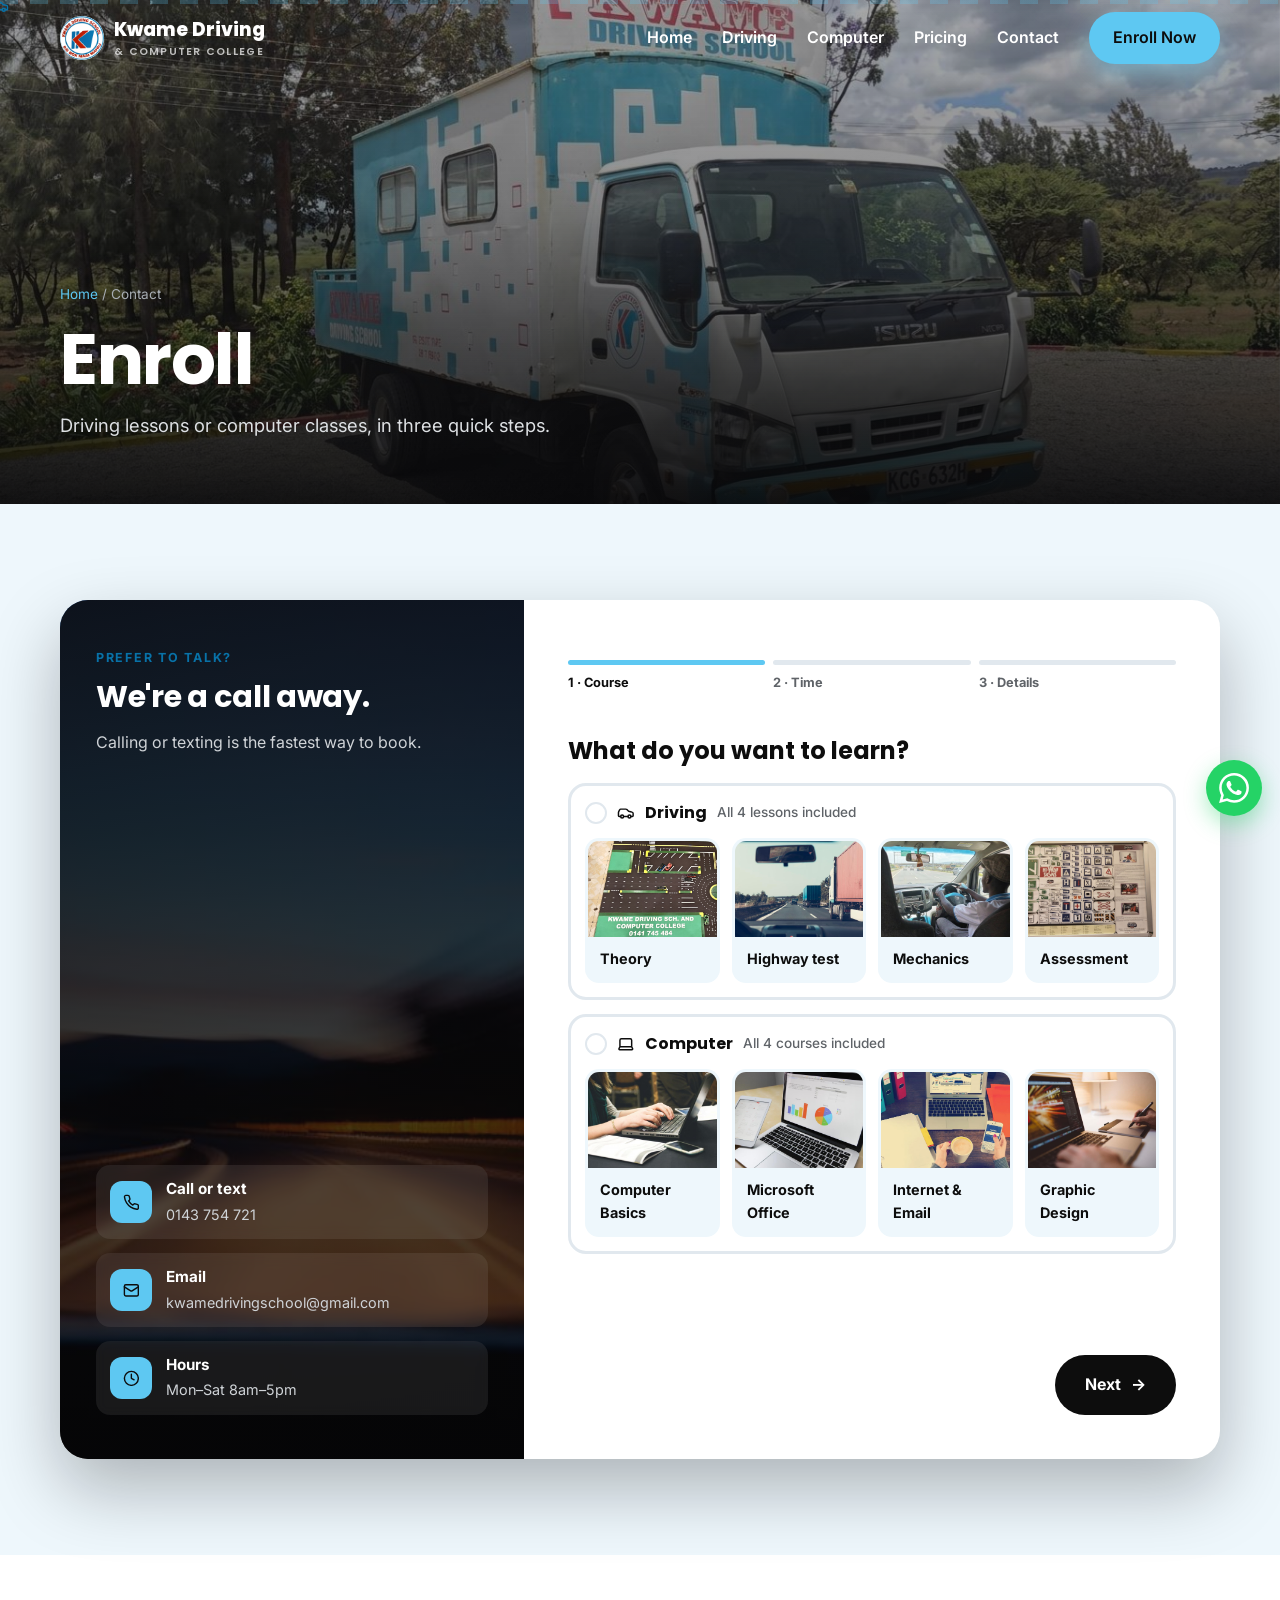
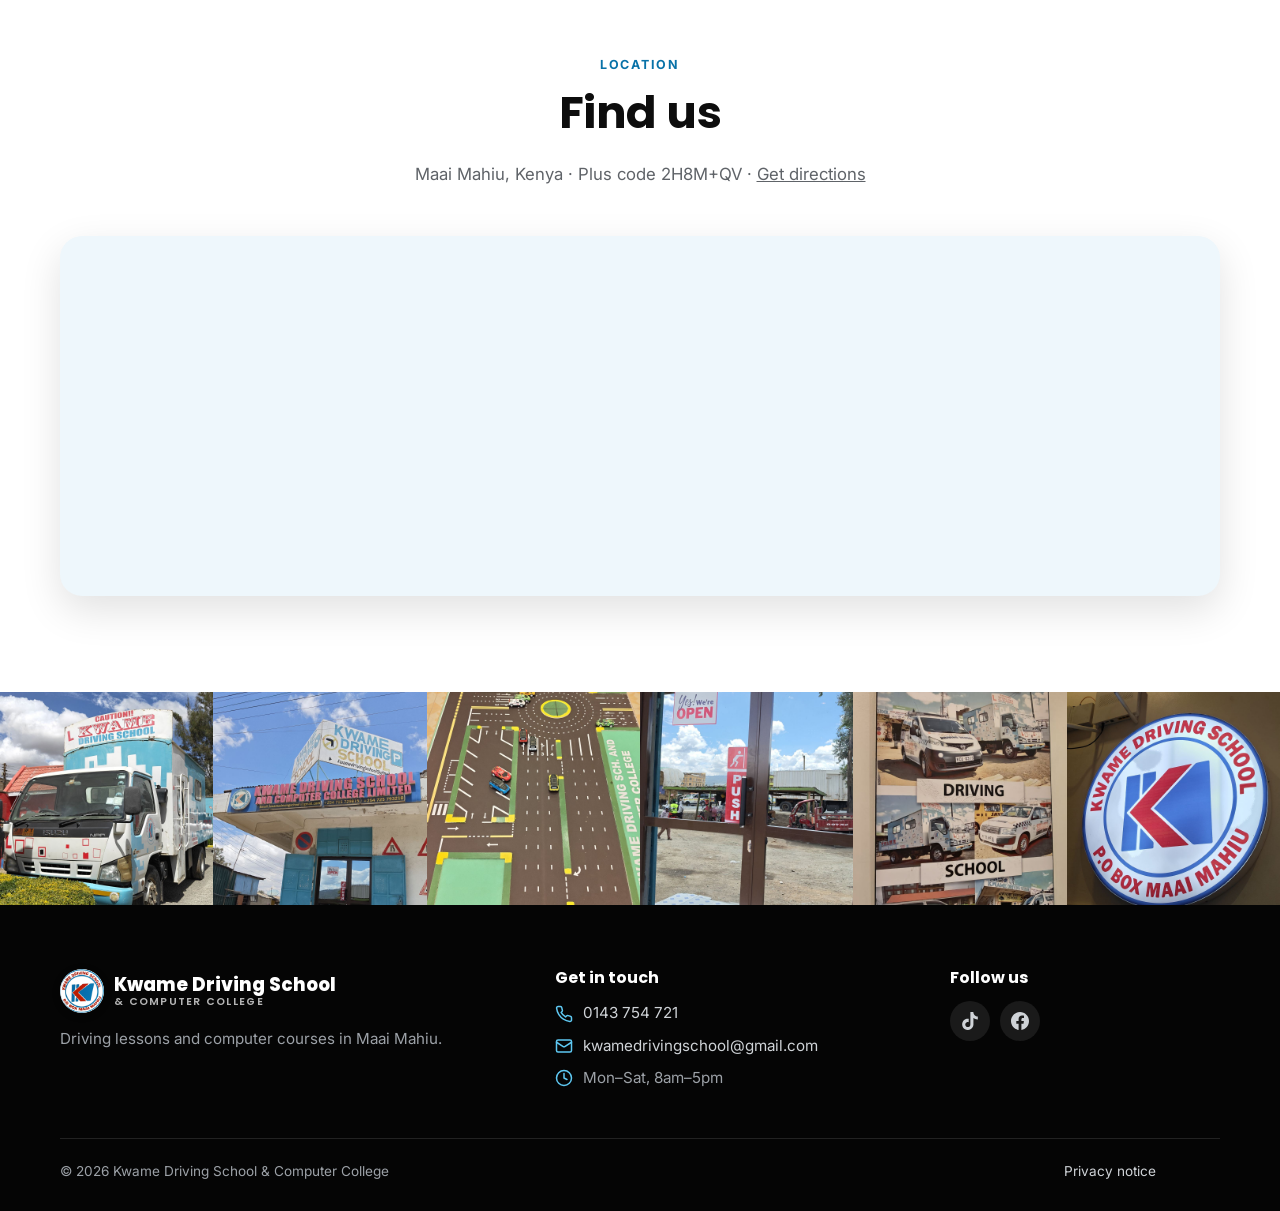
<file: contact.html>
<!DOCTYPE html>
<html lang="en">
<head>
  <meta charset="UTF-8" />
  <meta name="viewport" content="width=device-width, initial-scale=1.0" />
  <title>Enroll | Kwame Driving School &amp; Computer College</title>
  <meta name="description" content="Enroll for driving lessons or computer classes at Kwame Driving School &amp; Computer College. Call, text, or send a request online." />
  <meta property="og:type" content="website" />
  <meta property="og:site_name" content="Kwame Driving School &amp; Computer College" />
  <meta property="og:title" content="Enroll | Kwame Driving School &amp; Computer College" />
  <meta property="og:description" content="Enroll for driving lessons or computer classes at Kwame Driving School &amp; Computer College. Call, text, or send a request online." />
  <meta property="og:url" content="https://kwamedrivingschool.co.ke/contact.html" />
  <meta property="og:image" content="https://kwamedrivingschool.co.ke/images/og-image.jpg" />
  <meta property="og:image:width" content="1200" />
  <meta property="og:image:height" content="630" />
  <meta property="og:image:alt" content="Kwame Driving School training vans and truck" />
  <meta name="twitter:card" content="summary_large_image" />
  <link rel="canonical" href="https://kwamedrivingschool.co.ke/contact.html" />
  <link rel="preconnect" href="https://fonts.googleapis.com" />
  <link rel="preconnect" href="https://fonts.gstatic.com" crossorigin />
  <link href="https://fonts.googleapis.com/css2?family=Inter:wght@400;500;600;700&family=Poppins:wght@600;700;800&display=swap" rel="stylesheet" />
  <link rel="stylesheet" href="css/styles.css" />
  <link rel="icon" type="image/png" sizes="48x48" href="images/favicon-48.png" />
  <link rel="icon" type="image/png" sizes="96x96" href="images/favicon-96.png" />
  <link rel="icon" type="image/png" sizes="192x192" href="images/favicon-192.png" />
  <link rel="apple-touch-icon" href="images/apple-touch-icon.png" />
</head>
<body>

  <div class="road-progress" aria-hidden="true"><div class="bar"></div><span class="car"><svg class="ic" viewBox="0 0 24 24" fill="none" stroke="currentColor" stroke-width="2" stroke-linecap="round" stroke-linejoin="round" aria-hidden="true" focusable="false"><path d="M19 17h2c.6 0 1-.4 1-1v-3c0-.9-.7-1.7-1.5-1.9C18.7 10.6 16 10 16 10s-1.3-1.4-2.2-2.3c-.5-.4-1.1-.7-1.8-.7H5c-.6 0-1.1.4-1.4.9l-1.4 2.9A3.7 3.7 0 0 0 2 12v4c0 .6.4 1 1 1h2"/><circle cx="7" cy="17" r="2"/><path d="M9 17h6"/><circle cx="17" cy="17" r="2"/></svg></span></div>

  <header class="site-header">
    <div class="container nav">
      <a href="index.html" class="logo">
        <img class="logo-mark" src="images/logo.png" alt="" width="44" height="44" />
        <span>Kwame Driving<small>&amp; Computer College</small></span>
      </a>
      <button class="nav-toggle" aria-label="Open menu" aria-expanded="false"><span></span><span></span><span></span></button>
      <ul class="nav-links">
        <li><a href="index.html">Home</a></li>
        <li><a href="lessons.html">Driving</a></li>
        <li><a href="computers.html">Computer</a></li>
        <li><a href="pricing.html">Pricing</a></li>
        <li><a href="#contact">Contact</a></li>
        <li><a href="contact.html" class="btn btn--primary">Enroll Now</a></li>
      </ul>
    </div>
  </header>

  <main>
    <section class="page-hero">
      <img src="images/LIGHT%20TRUCK.jpeg" alt="" style="object-position: center 55%" data-parallax="0.25" />
      <div class="container">
        <div class="crumbs"><a href="index.html">Home</a> / Contact</div>
        <h1 class="reveal">Enroll</h1>
        <p class="reveal" style="--d:.1s">Driving lessons or computer classes, in three quick steps.</p>
      </div>
    </section>

    <section class="section section--soft">
      <div class="container">
        <div class="booking reveal">
          <aside class="booking-side">
            <img src="images/dusk-drive.jpg" alt="" loading="lazy" />
            <div>
              <span class="eyebrow">Prefer to talk?</span>
              <h2>We're a call away.</h2>
              <p>Calling or texting is the fastest way to book.</p>
            </div>
            <ul class="contact-list">
              <li><a href="tel:+254143754721"><span class="icon"><svg class="ic" viewBox="0 0 24 24" fill="none" stroke="currentColor" stroke-width="2" stroke-linecap="round" stroke-linejoin="round" aria-hidden="true" focusable="false"><path d="M22 16.92v3a2 2 0 0 1-2.18 2 19.79 19.79 0 0 1-8.63-3.07 19.5 19.5 0 0 1-6-6 19.79 19.79 0 0 1-3.07-8.67A2 2 0 0 1 4.11 2h3a2 2 0 0 1 2 1.72c.13.96.36 1.9.7 2.81a2 2 0 0 1-.45 2.11L8.09 9.91a16 16 0 0 0 6 6l1.27-1.27a2 2 0 0 1 2.11-.45c.91.34 1.85.57 2.81.7A2 2 0 0 1 22 16.92z"/></svg></span><div><strong>Call or text</strong><span>0143 754 721</span></div></a></li>
              <li><a href="mailto:kwamedrivingschool@gmail.com"><span class="icon"><svg class="ic" viewBox="0 0 24 24" fill="none" stroke="currentColor" stroke-width="2" stroke-linecap="round" stroke-linejoin="round" aria-hidden="true" focusable="false"><rect x="2" y="4" width="20" height="16" rx="2"/><path d="m22 7-8.97 5.7a1.94 1.94 0 0 1-2.06 0L2 7"/></svg></span><div><strong>Email</strong><span>kwamedrivingschool@gmail.com</span></div></a></li>
              <li><div><span class="icon"><svg class="ic" viewBox="0 0 24 24" fill="none" stroke="currentColor" stroke-width="2" stroke-linecap="round" stroke-linejoin="round" aria-hidden="true" focusable="false"><circle cx="12" cy="12" r="10"/><path d="M12 6v6l4 2"/></svg></span><div><strong>Hours</strong><span class="ph">Mon–Sat 8am–5pm</span></div></div></li>
            </ul>
          </aside>

          <div class="booking-main">
            <!-- Posts to the PHP backend (api/booking.php). The CSRF token is filled in by js/main.js. -->
            <form class="form" action="api/booking.php" method="POST" data-booking novalidate>
              <input type="hidden" name="csrf_token" value="" />
              <!-- Spam trap: hidden from people, bots fill it in -->
              <div class="sr-only" aria-hidden="true">
                <label for="website">Leave this empty</label>
                <input type="text" id="website" name="website" tabindex="-1" autocomplete="off" />
              </div>
              <ol class="wizard-progress" aria-label="Booking steps">
                <li>1 · Course</li>
                <li>2 · Time</li>
                <li>3 · Details</li>
              </ol>

              <!-- Step 1 -->
              <div class="step-panel">
                <h3>What do you want to learn?</h3>
                <label class="school-choice">
                  <input type="radio" name="package" value="driving" required />
                  <span class="school-box">
                    <span class="choice-group"><svg class="ic" viewBox="0 0 24 24" fill="none" stroke="currentColor" stroke-width="2" stroke-linecap="round" stroke-linejoin="round" aria-hidden="true" focusable="false"><path d="M19 17h2c.6 0 1-.4 1-1v-3c0-.9-.7-1.7-1.5-1.9C18.7 10.6 16 10 16 10s-1.3-1.4-2.2-2.3c-.5-.4-1.1-.7-1.8-.7H5c-.6 0-1.1.4-1.4.9l-1.4 2.9A3.7 3.7 0 0 0 2 12v4c0 .6.4 1 1 1h2"/><circle cx="7" cy="17" r="2"/><path d="M9 17h6"/><circle cx="17" cy="17" r="2"/></svg> Driving <small>All 4 lessons included</small></span>
                    <span class="choice-grid">
                      <span class="choice"><span class="card-in"><img src="images/board.jpg" alt="" loading="lazy" /><span class="label">Theory</span></span></span>
                      <span class="choice"><span class="card-in"><img src="images/highway-trucks.jpg" alt="" loading="lazy" /><span class="label">Highway test</span></span></span>
                      <span class="choice"><span class="card-in"><img src="images/IMAGE%205.jpeg" alt="" style="object-position: 65% center" loading="lazy" /><span class="label">Mechanics</span></span></span>
                      <span class="choice"><span class="card-in"><img src="images/assessment%201.jpg" alt="" loading="lazy" /><span class="label">Assessment</span></span></span>
                    </span>
                  </span>
                </label>
                <label class="school-choice">
                  <input type="radio" name="package" value="comp-package" />
                  <span class="school-box">
                    <span class="choice-group"><svg class="ic" viewBox="0 0 24 24" fill="none" stroke="currentColor" stroke-width="2" stroke-linecap="round" stroke-linejoin="round" aria-hidden="true" focusable="false"><path d="M20 16V7a2 2 0 0 0-2-2H6a2 2 0 0 0-2 2v9m16 0H4m16 0 1.28 2.55a1 1 0 0 1-.9 1.45H3.62a1 1 0 0 1-.9-1.45L4 16"/></svg> Computer <small>All 4 courses included</small></span>
                    <span class="choice-grid">
                      <span class="choice"><span class="card-in"><img src="images/comp-basics.jpg" alt="" loading="lazy" /><span class="label">Computer Basics</span></span></span>
                      <span class="choice"><span class="card-in"><img src="images/comp-office.jpg" alt="" loading="lazy" /><span class="label">Microsoft Office</span></span></span>
                      <span class="choice"><span class="card-in"><img src="images/comp-internet.jpg" alt="" loading="lazy" /><span class="label">Internet &amp; Email</span></span></span>
                      <span class="choice"><span class="card-in"><img src="images/comp-design.jpg" alt="" loading="lazy" /><span class="label">Graphic Design</span></span></span>
                    </span>
                  </span>
                </label>
              </div>

              <!-- Step 2 -->
              <div class="step-panel" hidden>
                <h3>When works for you?</h3>
                <div class="form">
                  <div>
                    <label class="field" for="date">Preferred start date</label>
                    <input id="date" name="preferred_date" type="date" required />
                  </div>
                  <fieldset style="border:0;padding:0;margin:0">
                    <legend class="field" style="font-weight:600;font-size:.9rem;color:var(--black);margin-bottom:8px">Preferred time</legend>
                    <div class="seg time-pills">
                      <label><input type="radio" name="preferred_time" value="Morning" required /><span><svg class="ic" viewBox="0 0 24 24" fill="none" stroke="currentColor" stroke-width="2" stroke-linecap="round" stroke-linejoin="round" aria-hidden="true" focusable="false"><path d="M12 2v8"/><path d="m4.93 10.93 1.41 1.41"/><path d="M2 18h2"/><path d="M20 18h2"/><path d="m19.07 10.93-1.41 1.41"/><path d="M22 22H2"/><path d="m8 6 4-4 4 4"/><path d="M16 18a4 4 0 0 0-8 0"/></svg> Morning</span></label>
                      <label><input type="radio" name="preferred_time" value="Afternoon" /><span><svg class="ic" viewBox="0 0 24 24" fill="none" stroke="currentColor" stroke-width="2" stroke-linecap="round" stroke-linejoin="round" aria-hidden="true" focusable="false"><circle cx="12" cy="12" r="4"/><path d="M12 2v2"/><path d="M12 20v2"/><path d="m4.93 4.93 1.41 1.41"/><path d="m17.66 17.66 1.41 1.41"/><path d="M2 12h2"/><path d="M20 12h2"/><path d="m6.34 17.66-1.41 1.41"/><path d="m19.07 4.93-1.41 1.41"/></svg> Afternoon</span></label>
                    </div>
                  </fieldset>
                </div>
              </div>

              <!-- Step 3 -->
              <div class="step-panel" hidden>
                <h3>Where can we reach you?</h3>
                <div class="form">
                  <div class="form-row">
                    <div>
                      <label class="field" for="name">Full name</label>
                      <input id="name" name="name" type="text" autocomplete="name" required />
                    </div>
                    <div>
                      <label class="field" for="phone">Phone</label>
                      <input id="phone" name="phone" type="tel" autocomplete="tel" pattern="\+?[0-9\s\(\)\.\-]{9,20}" title="A phone number like 0712 345 678 or +254 712 345 678" required />
                    </div>
                  </div>
                  <div>
                    <label class="field" for="email">Email</label>
                    <input id="email" name="email" type="email" autocomplete="email" required />
                  </div>
                  <div class="form-row">
                    <div>
                      <label class="field" for="gender">Gender</label>
                      <select id="gender" name="gender" required>
                        <option value="" disabled selected>Select…</option>
                        <option>Male</option>
                        <option>Female</option>
                      </select>
                    </div>
                    <div>
                      <label class="field" for="id-number">ID number</label>
                      <input id="id-number" name="id_number" type="text" autocomplete="off" pattern="[A-Za-z0-9]{5,20}" title="Your national ID or passport number, 5 to 20 letters or digits, no spaces" required />
                    </div>
                  </div>
                  <div>
                    <label class="field" for="message">Anything else? <span class="muted">(optional)</span></label>
                    <textarea id="message" name="message" placeholder="Test date, experience level, questions…"></textarea>
                  </div>                </div>
              </div>

              <p class="form-error" role="alert"></p>
              <div class="wizard-nav">
                <button type="button" class="btn btn--ghost" data-back>← Back</button>
                <button type="button" class="btn btn--black" data-next style="margin-left:auto">Next <span class="arrow">→</span></button>
                <button type="submit" class="btn btn--primary" data-submit style="margin-left:auto">Send Request ✓</button>
              </div>              <div class="form-status" role="status"></div>
            </form>
          </div>
        </div>
      </div>
    </section>

    <section class="section">
      <div class="container">
        <div class="section-head reveal">
          <span class="eyebrow">Location</span>
          <h2>Find us</h2>
          <p>Maai Mahiu, Kenya · Plus code 2H8M+QV · <a href="https://www.google.com/maps/dir/?api=1&amp;destination=-0.983063,36.584688" target="_blank" rel="noopener">Get directions</a></p>
        </div>
        <!-- Map pin: plus code 2H8M+QV Maai Mahiu (full code 6GFR2H8M+QV) = -0.983063, 36.584688 -->
        <div class="map-embed map-embed--live reveal"><iframe src="https://www.google.com/maps?q=-0.983063,36.584688&amp;z=17&amp;output=embed" title="Map showing Kwame Driving School &amp; Computer College in Maai Mahiu" loading="lazy" referrerpolicy="no-referrer-when-downgrade" allowfullscreen></iframe></div>
      </div>
    </section>
  </main>

  <footer class="site-footer">
    <div class="footer-photos" aria-hidden="true">
      <img src="images/footer%201.jpg" alt="" loading="lazy" />
      <img src="images/footer%202.jpg" alt="" loading="lazy" />
      <img src="images/footer%203.jpg" alt="" loading="lazy" />
      <img src="images/footer%204.jpg" alt="" loading="lazy" />
      <img src="images/footer%205.jpg" alt="" loading="lazy" />
      <img src="images/footer%206.jpg" alt="" loading="lazy" />
    </div>
    <div class="container">
      <div class="footer-grid">
        <div>
          <a href="index.html" class="logo"><img class="logo-mark" src="images/logo.png" alt="" width="44" height="44" /><span>Kwame Driving School<small>&amp; Computer College</small></span></a>
          <p>Driving lessons and computer courses in Maai Mahiu.</p>
        </div>
        <div>
          <h2 id="contact">Get in touch</h2>
          <ul>
            <li class="contact-item"><svg class="fi" viewBox="0 0 24 24" fill="none" stroke="currentColor" stroke-width="2" stroke-linecap="round" stroke-linejoin="round" aria-hidden="true"><path d="M22 16.92v3a2 2 0 0 1-2.18 2 19.79 19.79 0 0 1-8.63-3.07 19.5 19.5 0 0 1-6-6 19.79 19.79 0 0 1-3.07-8.67A2 2 0 0 1 4.11 2h3a2 2 0 0 1 2 1.72c.13.96.36 1.9.7 2.81a2 2 0 0 1-.45 2.11L8.09 9.91a16 16 0 0 0 6 6l1.27-1.27a2 2 0 0 1 2.11-.45c.91.34 1.85.57 2.81.7A2 2 0 0 1 22 16.92z"/></svg><a href="tel:+254143754721">0143 754 721</a></li>
            <li class="contact-item"><svg class="fi" viewBox="0 0 24 24" fill="none" stroke="currentColor" stroke-width="2" stroke-linecap="round" stroke-linejoin="round" aria-hidden="true"><rect x="2" y="4" width="20" height="16" rx="2"/><path d="m22 7-8.97 5.7a1.94 1.94 0 0 1-2.06 0L2 7"/></svg><a href="mailto:kwamedrivingschool@gmail.com">kwamedrivingschool@gmail.com</a></li>
            <li class="contact-item"><svg class="fi" viewBox="0 0 24 24" fill="none" stroke="currentColor" stroke-width="2" stroke-linecap="round" stroke-linejoin="round" aria-hidden="true"><circle cx="12" cy="12" r="10"/><polyline points="12 6 12 12 16 14"/></svg><span class="ph">Mon–Sat, 8am–5pm</span></li>
          </ul>
        </div>
        <div>
          <h2>Follow us</h2>
          <ul class="footer-social">
            <li><a href="https://www.tiktok.com/@kwamedrivingcomputer" target="_blank" rel="noopener" aria-label="TikTok (opens in a new tab)"><svg viewBox="0 0 24 24" fill="currentColor" aria-hidden="true" focusable="false"><path d="M12.525.02c1.31-.02 2.61-.01 3.91-.02.08 1.53.63 3.09 1.75 4.17 1.12 1.11 2.7 1.62 4.24 1.79v4.03c-1.44-.05-2.89-.35-4.2-.97-.57-.26-1.1-.59-1.62-.93-.01 2.92.01 5.840-.02 8.75-.08 1.4-.54 2.79-1.350 3.94-1.31 1.92-3.58 3.17-5.91 3.21-1.43.08-2.86-.31-4.08-1.03-2.02-1.19-3.44-3.37-3.65-5.71-.02-.5-.03-1-.01-1.49.18-1.9 1.12-3.72 2.58-4.96 1.66-1.44 3.98-2.13 6.15-1.72.02 1.48-.04 2.96-.04 4.44-.99-.32-2.15-.23-3.02.37-.63.41-1.11 1.04-1.36 1.75-.21.51-.15 1.07-.14 1.61.24 1.64 1.82 3.02 3.5 2.87 1.12-.01 2.19-.66 2.77-1.61.19-.33.4-.67.41-1.06.1-1.79.06-3.57.07-5.36.01-4.03-.01-8.05.02-12.07z"/></svg></a></li>
            <li><a href="https://www.facebook.com/groups/512732034041115/" target="_blank" rel="noopener" aria-label="Facebook group (opens in a new tab)"><svg viewBox="0 0 24 24" fill="currentColor" aria-hidden="true" focusable="false"><path d="M24 12.073C24 5.405 18.627 0 12 0S0 5.405 0 12.073C0 18.1 4.388 23.094 10.125 24v-8.437H7.078v-3.49h3.047V9.413c0-3.026 1.792-4.697 4.533-4.697 1.312 0 2.686.236 2.686.236v2.971H15.83c-1.491 0-1.956.93-1.956 1.886v2.264h3.328l-.532 3.49h-2.796V24C19.612 23.094 24 18.1 24 12.073z"/></svg></a></li>
          </ul>
        </div>
      </div>
      <div class="footer-bottom">
        <span>© <span data-year></span> Kwame Driving School &amp; Computer College</span>
        <a href="privacy.html">Privacy notice</a>
      </div>
    </div>
  </footer>

  <a class="wa-float" href="https://wa.me/254143754721?text=Hello%20Kwame%20Driving%20School" target="_blank" rel="noopener" aria-label="Chat with us on WhatsApp"><svg viewBox="0 0 24 24" fill="currentColor" aria-hidden="true" focusable="false"><path d="M17.472 14.382c-.297-.149-1.758-.867-2.03-.967-.273-.099-.471-.148-.67.15-.197.297-.767.966-.94 1.164-.173.199-.347.223-.644.075-.297-.15-1.255-.463-2.39-1.475-.883-.788-1.48-1.761-1.653-2.059-.173-.297-.018-.458.13-.606.134-.133.298-.347.446-.52.149-.174.198-.298.298-.497.099-.198.05-.371-.025-.52-.075-.149-.669-1.612-.916-2.207-.242-.579-.487-.5-.669-.51-.173-.008-.371-.01-.57-.01-.198 0-.52.074-.792.372-.272.297-1.04 1.016-1.04 2.479 0 1.462 1.065 2.875 1.213 3.074.149.198 2.096 3.2 5.077 4.487.709.306 1.262.489 1.694.625.712.227 1.36.195 1.871.118.571-.085 1.758-.719 2.006-1.413.248-.694.248-1.289.173-1.413-.074-.124-.272-.198-.57-.347m-5.421 7.403h-.004a9.87 9.87 0 0 1-5.031-1.378l-.361-.214-3.741.982.998-3.648-.235-.374a9.86 9.86 0 0 1-1.51-5.26c.001-5.45 4.436-9.884 9.888-9.884 2.64 0 5.122 1.03 6.988 2.898a9.825 9.825 0 0 1 2.893 6.994c-.003 5.45-4.437 9.884-9.885 9.884m8.413-18.297A11.815 11.815 0 0 0 12.05 0C5.495 0 .16 5.335.157 11.892c0 2.096.547 4.142 1.588 5.945L.057 24l6.305-1.654a11.882 11.882 0 0 0 5.683 1.448h.005c6.554 0 11.89-5.335 11.893-11.893a11.821 11.821 0 0 0-3.48-8.413Z"/></svg></a>
  <button class="to-top" type="button" aria-label="Back to top">↑</button>

  <script src="js/main.js"></script>
</body>
</html>
</file>
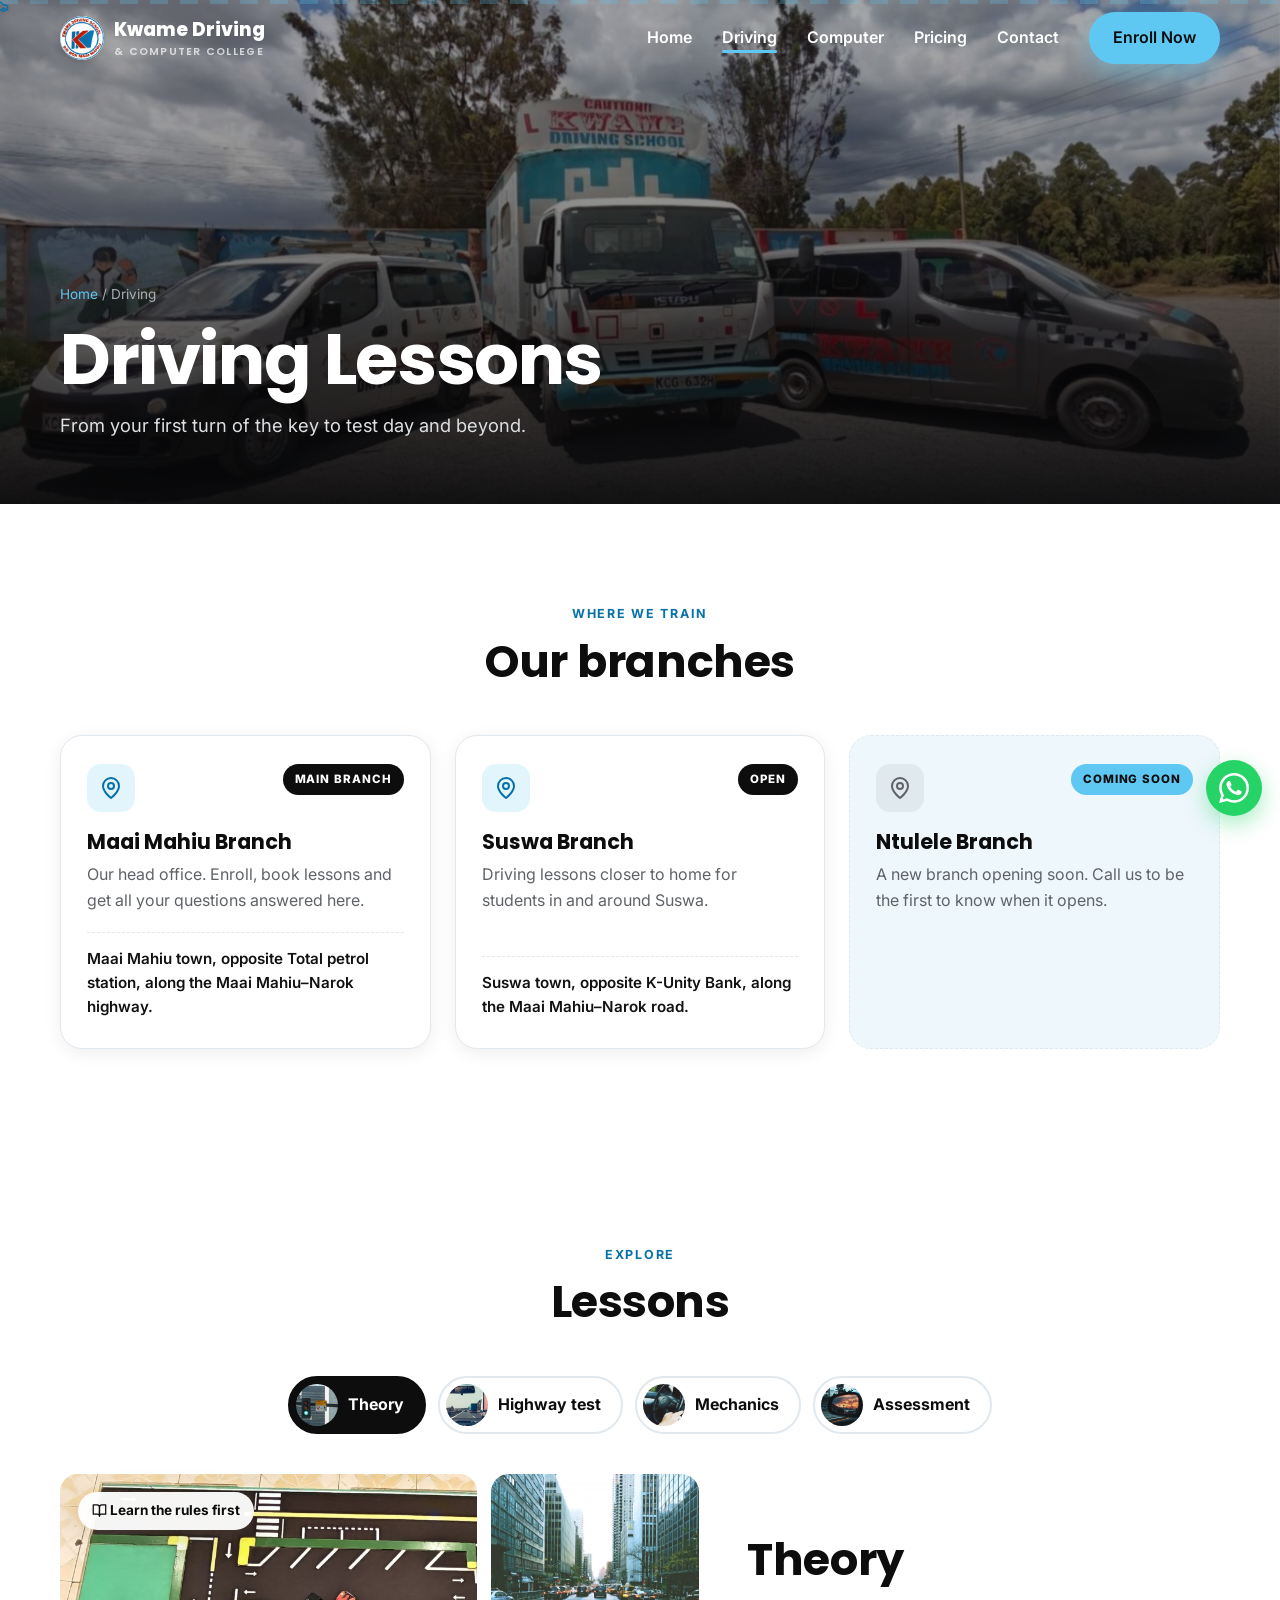
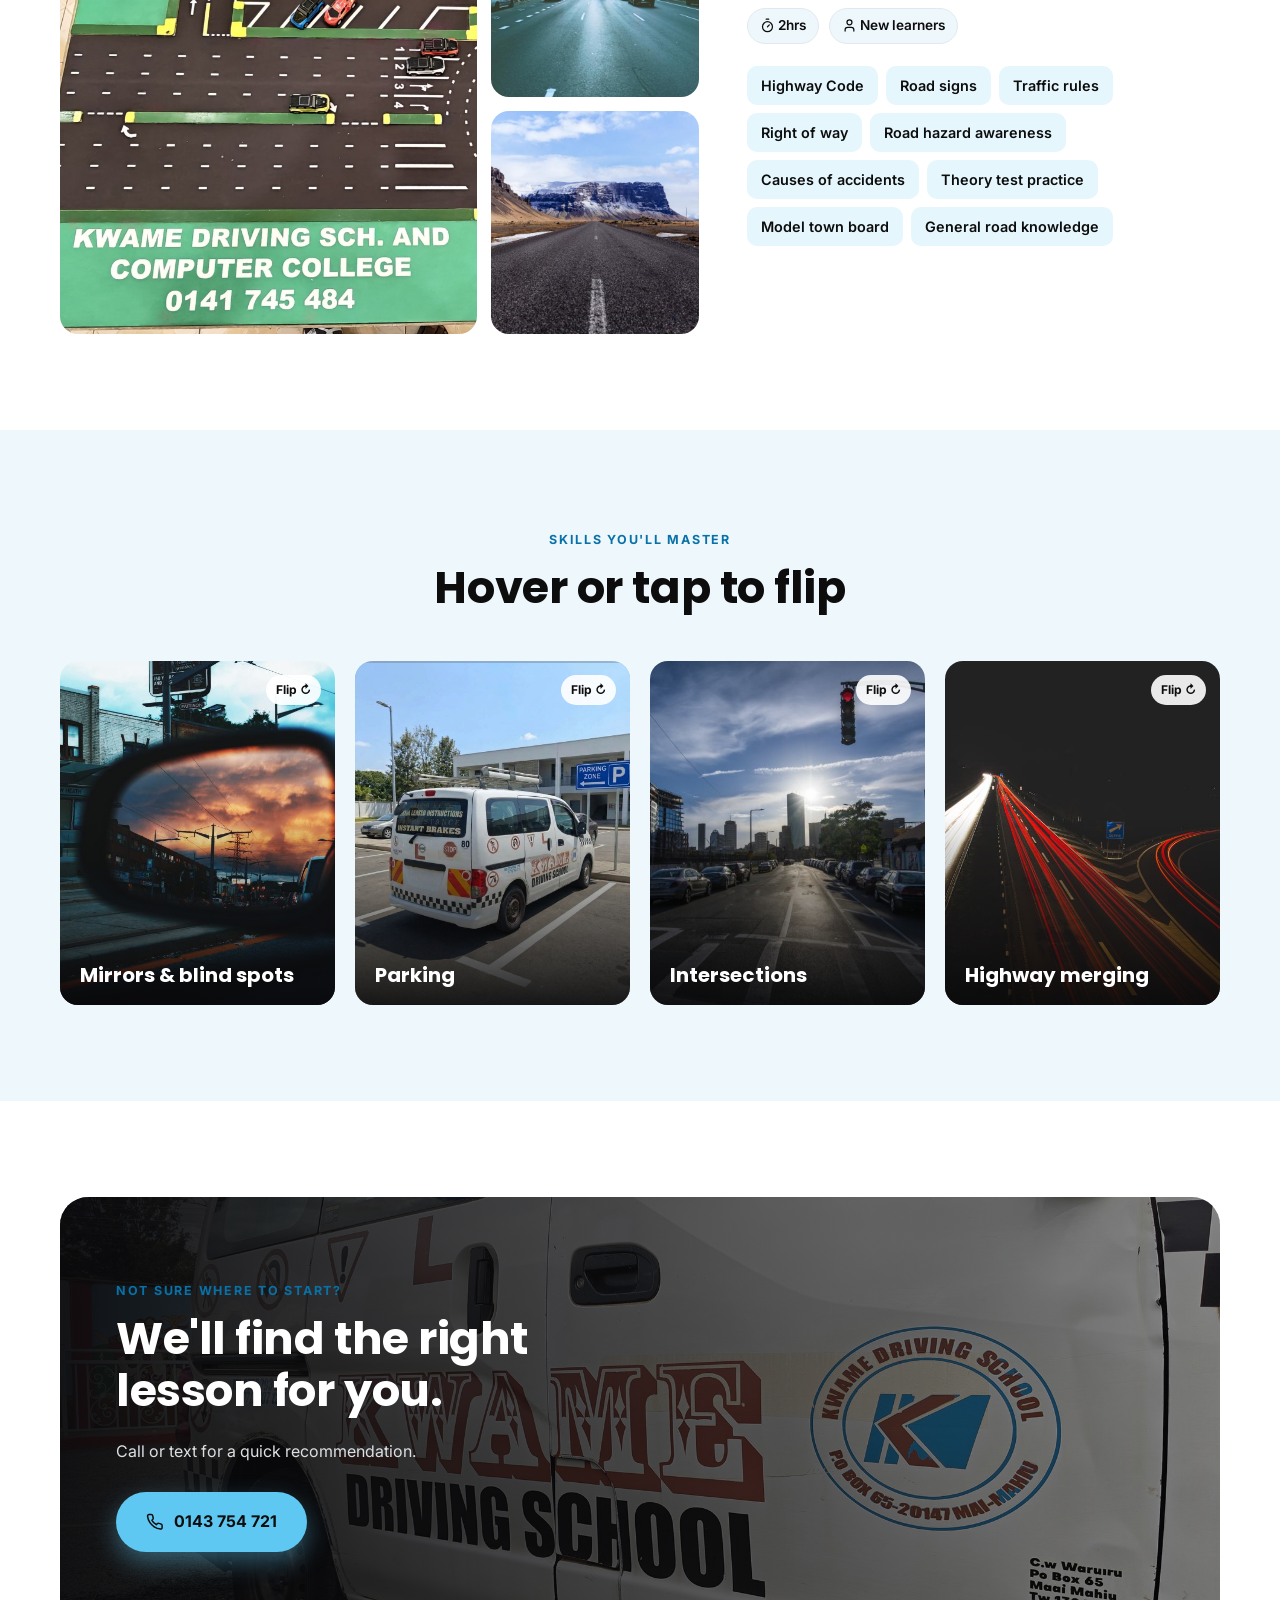
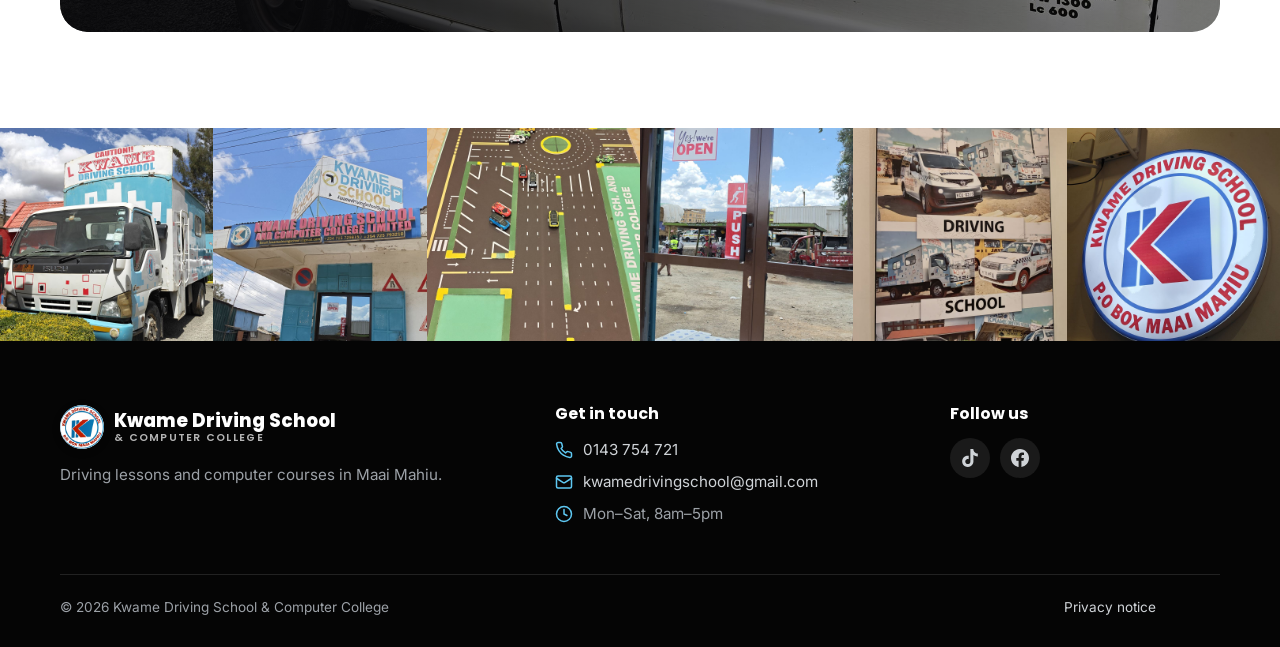
<file: lessons.html>
<!DOCTYPE html>
<html lang="en">
<head>
  <meta charset="UTF-8" />
  <meta name="viewport" content="width=device-width, initial-scale=1.0" />
  <title>Driving Lessons | Kwame Driving School &amp; Computer College</title>
  <meta name="description" content="Driving theory, highway test preparation, basic car mechanics, and driving assessments in Maai Mahiu." />
  <meta property="og:type" content="website" />
  <meta property="og:site_name" content="Kwame Driving School &amp; Computer College" />
  <meta property="og:title" content="Driving Lessons | Kwame Driving School &amp; Computer College" />
  <meta property="og:description" content="Driving theory, highway test preparation, basic car mechanics, and driving assessments in Maai Mahiu." />
  <meta property="og:url" content="https://kwamedrivingschool.co.ke/lessons.html" />
  <meta property="og:image" content="https://kwamedrivingschool.co.ke/images/og-image.jpg" />
  <meta property="og:image:width" content="1200" />
  <meta property="og:image:height" content="630" />
  <meta property="og:image:alt" content="Kwame Driving School training vans and truck" />
  <meta name="twitter:card" content="summary_large_image" />
  <link rel="canonical" href="https://kwamedrivingschool.co.ke/lessons.html" />
  <link rel="preconnect" href="https://fonts.googleapis.com" />
  <link rel="preconnect" href="https://fonts.gstatic.com" crossorigin />
  <link href="https://fonts.googleapis.com/css2?family=Inter:wght@400;500;600;700&family=Poppins:wght@600;700;800&display=swap" rel="stylesheet" />
  <link rel="stylesheet" href="css/styles.css" />
  <link rel="icon" type="image/png" sizes="48x48" href="images/favicon-48.png" />
  <link rel="icon" type="image/png" sizes="96x96" href="images/favicon-96.png" />
  <link rel="icon" type="image/png" sizes="192x192" href="images/favicon-192.png" />
  <link rel="apple-touch-icon" href="images/apple-touch-icon.png" />
</head>
<body>

  <div class="road-progress" aria-hidden="true"><div class="bar"></div><span class="car"><svg class="ic" viewBox="0 0 24 24" fill="none" stroke="currentColor" stroke-width="2" stroke-linecap="round" stroke-linejoin="round" aria-hidden="true" focusable="false"><path d="M19 17h2c.6 0 1-.4 1-1v-3c0-.9-.7-1.7-1.5-1.9C18.7 10.6 16 10 16 10s-1.3-1.4-2.2-2.3c-.5-.4-1.1-.7-1.8-.7H5c-.6 0-1.1.4-1.4.9l-1.4 2.9A3.7 3.7 0 0 0 2 12v4c0 .6.4 1 1 1h2"/><circle cx="7" cy="17" r="2"/><path d="M9 17h6"/><circle cx="17" cy="17" r="2"/></svg></span></div>

  <header class="site-header">
    <div class="container nav">
      <a href="index.html" class="logo">
        <img class="logo-mark" src="images/logo.png" alt="" width="44" height="44" />
        <span>Kwame Driving<small>&amp; Computer College</small></span>
      </a>
      <button class="nav-toggle" aria-label="Open menu" aria-expanded="false"><span></span><span></span><span></span></button>
      <ul class="nav-links">
        <li><a href="index.html">Home</a></li>
        <li><a href="lessons.html">Driving</a></li>
        <li><a href="computers.html">Computer</a></li>
        <li><a href="pricing.html">Pricing</a></li>
        <li><a href="#contact">Contact</a></li>
        <li><a href="contact.html" class="btn btn--primary">Enroll Now</a></li>
      </ul>
    </div>
  </header>

  <main>
    <section class="page-hero">
      <img src="images/home%20page.jpeg" alt="" data-parallax="0.25" />
      <div class="container">
        <div class="crumbs"><a href="index.html">Home</a> / Driving</div>
        <h1 class="reveal">Driving Lessons</h1>
        <p class="reveal" style="--d:.1s">From your first turn of the key to test day and beyond.</p>
      </div>
    </section>

    <!-- Branches -->
    <section class="section">
      <div class="container">
        <div class="section-head reveal">
          <span class="eyebrow">Where we train</span>
          <h2>Our branches</h2>
        </div>
        <div class="branch-grid">
          <article class="branch-card reveal">
            <span class="branch-icon"><svg class="ic" viewBox="0 0 24 24" fill="none" stroke="currentColor" stroke-width="2" stroke-linecap="round" stroke-linejoin="round" aria-hidden="true" focusable="false"><path d="M20 10c0 6-8 12-8 12s-8-6-8-12a8 8 0 0 1 16 0Z"/><circle cx="12" cy="10" r="3"/></svg></span>
            <span class="branch-tag">Main branch</span>
            <h3>Maai Mahiu Branch</h3>
            <p>Our head office. Enroll, book lessons and get all your questions answered here.</p><p class="branch-addr">Maai Mahiu town, opposite Total petrol station, along the Maai Mahiu–Narok highway.</p>
          </article>

          <article class="branch-card reveal" style="--d:.1s">
            <span class="branch-icon"><svg class="ic" viewBox="0 0 24 24" fill="none" stroke="currentColor" stroke-width="2" stroke-linecap="round" stroke-linejoin="round" aria-hidden="true" focusable="false"><path d="M20 10c0 6-8 12-8 12s-8-6-8-12a8 8 0 0 1 16 0Z"/><circle cx="12" cy="10" r="3"/></svg></span>
            <span class="branch-tag">Open</span>
            <h3>Suswa Branch</h3>
            <p>Driving lessons closer to home for students in and around Suswa.</p><p class="branch-addr">Suswa town, opposite K-Unity Bank, along the Maai Mahiu–Narok road.</p>
          </article>

          <article class="branch-card reveal soon" style="--d:.2s">
            <span class="branch-icon"><svg class="ic" viewBox="0 0 24 24" fill="none" stroke="currentColor" stroke-width="2" stroke-linecap="round" stroke-linejoin="round" aria-hidden="true" focusable="false"><path d="M20 10c0 6-8 12-8 12s-8-6-8-12a8 8 0 0 1 16 0Z"/><circle cx="12" cy="10" r="3"/></svg></span>
            <span class="branch-tag">Coming soon</span>
            <h3>Ntulele Branch</h3>
            <p>A new branch opening soon. Call us to be the first to know when it opens.</p>
          </article>
        </div>
      </div>
    </section>

    <!-- Lesson explorer -->
    <section class="section">
      <div class="container" data-tabs>
        <div class="section-head reveal">
          <span class="eyebrow">Explore</span>
          <h2>Lessons</h2>
        </div>

        <div class="explorer-tabs reveal" role="tablist" aria-label="Lesson types">
          <button role="tab" type="button" id="tab-theory" aria-controls="theory"><img src="images/traffic-light.jpg" alt="" />Theory</button>
          <button role="tab" type="button" id="tab-highway-test" aria-controls="highway-test"><img src="images/highway-trucks.jpg" alt="" />Highway test</button>
          <button role="tab" type="button" id="tab-mechanics" aria-controls="mechanics"><img src="images/start-engine.jpg" alt="" />Mechanics</button>
          <button role="tab" type="button" id="tab-assessment" aria-controls="assessment"><img src="images/mirror-check.jpg" alt="" />Assessment</button>
        </div>

        <div class="explorer-panel" role="tabpanel" id="theory" data-slug="theory" aria-labelledby="tab-theory">
          <div class="explorer-media">
            <img src="images/board.jpg" alt="Model road board with toy cars, roundabout and parking bays used in theory lessons" />
            <img src="images/city-street.jpg" alt="Busy city street" loading="lazy" />
            <img src="images/road-ahead.jpg" alt="Road markings ahead" loading="lazy" />
            <span class="chip"><svg class="ic" viewBox="0 0 24 24" fill="none" stroke="currentColor" stroke-width="2" stroke-linecap="round" stroke-linejoin="round" aria-hidden="true" focusable="false"><path d="M2 3h6a4 4 0 0 1 4 4v14a3 3 0 0 0-3-3H2z"/><path d="M22 3h-6a4 4 0 0 0-4 4v14a3 3 0 0 1 3-3h7z"/></svg> Learn the rules first</span>
          </div>
          <div class="explorer-text">
            <h2>Theory</h2>
            <div class="meta"><span><svg class="ic" viewBox="0 0 24 24" fill="none" stroke="currentColor" stroke-width="2" stroke-linecap="round" stroke-linejoin="round" aria-hidden="true" focusable="false"><path d="M10 2h4"/><path d="m12 14 3-3"/><circle cx="12" cy="14" r="8"/></svg> 2hrs</span><span><svg class="ic" viewBox="0 0 24 24" fill="none" stroke="currentColor" stroke-width="2" stroke-linecap="round" stroke-linejoin="round" aria-hidden="true" focusable="false"><path d="M19 21v-2a4 4 0 0 0-4-4H9a4 4 0 0 0-4 4v2"/><circle cx="12" cy="7" r="4"/></svg> New learners</span></div>
            <ul class="skill-chips">
              <li>Highway Code</li><li>Road signs</li><li>Traffic rules</li><li>Right of way</li><li>Road hazard awareness</li><li>Causes of accidents</li><li>Theory test practice</li><li>Model town board</li><li>General road knowledge</li>
            </ul>
          </div>
        </div>

        <div class="explorer-panel" role="tabpanel" id="highway-test" data-slug="highway-test" aria-labelledby="tab-highway-test" hidden>
          <div class="explorer-media">
            <img src="images/highway-trucks.jpg" alt="Highway driving next to trucks" loading="lazy" />
            <img src="images/night-highway.jpg" alt="Highway at night" loading="lazy" />
            <img src="images/open-road.jpg" alt="Open road" loading="lazy" />
            <span class="chip"><svg class="ic" viewBox="0 0 24 24" fill="none" stroke="currentColor" stroke-width="2" stroke-linecap="round" stroke-linejoin="round" aria-hidden="true" focusable="false"><circle cx="6" cy="19" r="3"/><path d="M9 19h8.5a3.5 3.5 0 0 0 0-7h-11a3.5 3.5 0 0 1 0-7H15"/><circle cx="18" cy="5" r="3"/></svg> Highway ready</span>
          </div>
          <div class="explorer-text">
            <h2>Highway test</h2>
            <div class="meta"><span><svg class="ic" viewBox="0 0 24 24" fill="none" stroke="currentColor" stroke-width="2" stroke-linecap="round" stroke-linejoin="round" aria-hidden="true" focusable="false"><path d="M10 2h4"/><path d="m12 14 3-3"/><circle cx="12" cy="14" r="8"/></svg> 2hrs</span><span><svg class="ic" viewBox="0 0 24 24" fill="none" stroke="currentColor" stroke-width="2" stroke-linecap="round" stroke-linejoin="round" aria-hidden="true" focusable="false"><path d="M19 21v-2a4 4 0 0 0-4-4H9a4 4 0 0 0-4 4v2"/><circle cx="12" cy="7" r="4"/></svg> Learners on the road</span></div>
            <ul class="skill-chips">
              <li>Road merging</li><li>Exits</li><li>Lane discipline</li><li>Overtaking safely</li><li>Speed control</li><li>Road positioning</li><li>Clutch control</li><li>Gear shifting</li><li>Steering wheel control</li><li>Lane shifting</li><li>Hill start</li>
            </ul>
          </div>
        </div>

        <div class="explorer-panel" role="tabpanel" id="mechanics" data-slug="mechanics" aria-labelledby="tab-mechanics" hidden>
          <div class="explorer-media">
            <img src="images/IMAGE%205.jpeg" alt="Student driver at the wheel of a training van" style="object-position: 65% center" loading="lazy" />
            <img src="images/dual-control.jpg" alt="Car dashboard and controls" loading="lazy" />
            <img src="images/CAR%20KEYS.jpg" alt="Car keys held out of a training car window" style="object-position: center 65%" loading="lazy" />
            <span class="chip"><svg class="ic" viewBox="0 0 24 24" fill="none" stroke="currentColor" stroke-width="2" stroke-linecap="round" stroke-linejoin="round" aria-hidden="true" focusable="false"><path d="M14.7 6.3a1 1 0 0 0 0 1.4l1.6 1.6a1 1 0 0 0 1.4 0l3.77-3.77a6 6 0 0 1-7.94 7.94l-6.91 6.91a2.12 2.12 0 0 1-3-3l6.91-6.91a6 6 0 0 1 7.94-7.94l-3.76 3.76z"/></svg> Know your car</span>
          </div>
          <div class="explorer-text">
            <h2>Mechanics</h2>
            <div class="meta"><span><svg class="ic" viewBox="0 0 24 24" fill="none" stroke="currentColor" stroke-width="2" stroke-linecap="round" stroke-linejoin="round" aria-hidden="true" focusable="false"><path d="M10 2h4"/><path d="m12 14 3-3"/><circle cx="12" cy="14" r="8"/></svg> 2hrs</span><span><svg class="ic" viewBox="0 0 24 24" fill="none" stroke="currentColor" stroke-width="2" stroke-linecap="round" stroke-linejoin="round" aria-hidden="true" focusable="false"><path d="M19 21v-2a4 4 0 0 0-4-4H9a4 4 0 0 0-4 4v2"/><circle cx="12" cy="7" r="4"/></svg> All students</span></div>
            <ul class="skill-chips">
              <li>Car controls</li><li>Engine basics</li><li>Oil &amp; water checks</li><li>Tyre checks &amp; changes</li><li>Warning lights</li><li>Daily safety checks</li>
            </ul>
          </div>
        </div>

        <div class="explorer-panel" role="tabpanel" id="assessment" data-slug="assessment" aria-labelledby="tab-assessment" hidden>
          <div class="explorer-media">
            <img src="images/assessment%201.jpg" alt="Chart of informatory road signs on the classroom wall" loading="lazy" />
            <img src="images/assessment%202.jpg" alt="Chart of warning, mandatory and prohibitory road signs" loading="lazy" />
            <img src="images/assessment%203.jpg" alt="Painted wall of mandatory, priority and warning signs and traffic lights" loading="lazy" />
            <span class="chip"><svg class="ic" viewBox="0 0 24 24" fill="none" stroke="currentColor" stroke-width="2" stroke-linecap="round" stroke-linejoin="round" aria-hidden="true" focusable="false"><circle cx="12" cy="12" r="10"/><path d="m9 12 2 2 4-4"/></svg> Test-day ready</span>
          </div>
          <div class="explorer-text">
            <h2>Assessment</h2>
            <div class="meta"><span><svg class="ic" viewBox="0 0 24 24" fill="none" stroke="currentColor" stroke-width="2" stroke-linecap="round" stroke-linejoin="round" aria-hidden="true" focusable="false"><path d="M10 2h4"/><path d="m12 14 3-3"/><circle cx="12" cy="14" r="8"/></svg> 2hrs</span><span><svg class="ic" viewBox="0 0 24 24" fill="none" stroke="currentColor" stroke-width="2" stroke-linecap="round" stroke-linejoin="round" aria-hidden="true" focusable="false"><path d="M19 17h2c.6 0 1-.4 1-1v-3c0-.9-.7-1.7-1.5-1.9C18.7 10.6 16 10 16 10s-1.3-1.4-2.2-2.3c-.5-.4-1.1-.7-1.8-.7H5c-.6 0-1.1.4-1.4.9l-1.4 2.9A3.7 3.7 0 0 0 2 12v4c0 .6.4 1 1 1h2"/><circle cx="7" cy="17" r="2"/><path d="M9 17h6"/><circle cx="17" cy="17" r="2"/></svg> Our car on test day</span></div>
            <ul class="skill-chips">
              <li>Mock driving test</li><li>Parking</li><li>3-point turns</li><li>Mirror checks</li><li>Feedback report</li><li>Test-day warm-up</li><li>Reversing</li><li>Use of hand brake</li>
            </ul>
          </div>
        </div>
      </div>
    </section>

    <!-- Flip cards -->
    <section class="section section--soft">
      <div class="container">
        <div class="section-head reveal">
          <span class="eyebrow">Skills you'll master</span>
          <h2>Hover or tap to flip</h2>
        </div>
        <div class="flip-grid">
          <button class="flip reveal" type="button" aria-pressed="false">
            <span class="flip-inner">
              <span class="flip-face flip-front"><img src="images/mirror-check.jpg" alt="" loading="lazy" /><span class="hint">Flip ↻</span><span class="t">Mirrors &amp; blind spots</span></span>
              <span class="flip-face flip-back"><span class="icon"><svg class="ic" viewBox="0 0 24 24" fill="none" stroke="currentColor" stroke-width="2" stroke-linecap="round" stroke-linejoin="round" aria-hidden="true" focusable="false"><path d="M2 12s3-7 10-7 10 7 10 7-3 7-10 7-10-7-10-7Z"/><circle cx="12" cy="12" r="3"/></svg></span><span class="t">Mirrors &amp; blind spots</span><span>Check, signal, shoulder-check, go. Every single time.</span></span>
            </span>
          </button>
          <button class="flip reveal" style="--d:.1s" type="button" aria-pressed="false">
            <span class="flip-inner">
              <span class="flip-face flip-front"><img class="fit-bg" src="images/PARKING.jpeg" alt="" loading="lazy" /><img class="fit" src="images/PARKING.jpeg" alt="" loading="lazy" /><span class="hint">Flip ↻</span><span class="t">Parking</span></span>
              <span class="flip-face flip-back"><span class="icon"><svg class="ic" viewBox="0 0 24 24" fill="none" stroke="currentColor" stroke-width="2" stroke-linecap="round" stroke-linejoin="round" aria-hidden="true" focusable="false"><rect x="3" y="3" width="18" height="18" rx="2"/><path d="M9 17V7h4a3 3 0 0 1 0 6H9"/></svg></span><span class="t">Parking</span><span>Parallel, angled, and reverse parking, practiced until it's easy.</span></span>
            </span>
          </button>
          <button class="flip reveal" style="--d:.2s" type="button" aria-pressed="false">
            <span class="flip-inner">
              <span class="flip-face flip-front"><img src="images/intersection.jpg" alt="" loading="lazy" /><span class="hint">Flip ↻</span><span class="t">Intersections</span></span>
              <span class="flip-face flip-back"><span class="icon"><svg class="ic" viewBox="0 0 24 24" fill="none" stroke="currentColor" stroke-width="2" stroke-linecap="round" stroke-linejoin="round" aria-hidden="true" focusable="false"><rect x="7" y="2" width="10" height="20" rx="3"/><circle cx="12" cy="7" r="1.5"/><circle cx="12" cy="12" r="1.5"/><circle cx="12" cy="17" r="1.5"/></svg></span><span class="t">Intersections</span><span>Right-of-way, protected turns, and four-way stops.</span></span>
            </span>
          </button>
          <button class="flip reveal" style="--d:.3s" type="button" aria-pressed="false">
            <span class="flip-inner">
              <span class="flip-face flip-front"><img src="images/night-highway.jpg" alt="" loading="lazy" /><span class="hint">Flip ↻</span><span class="t">Highway merging</span></span>
              <span class="flip-face flip-back"><span class="icon"><svg class="ic" viewBox="0 0 24 24" fill="none" stroke="currentColor" stroke-width="2" stroke-linecap="round" stroke-linejoin="round" aria-hidden="true" focusable="false"><circle cx="6" cy="19" r="3"/><path d="M9 19h8.5a3.5 3.5 0 0 0 0-7h-11a3.5 3.5 0 0 1 0-7H15"/><circle cx="18" cy="5" r="3"/></svg></span><span class="t">Highway merging</span><span>Match speed, find your gap, and merge smoothly.</span></span>
            </span>
          </button>
        </div>
      </div>
    </section>

    <section class="section">
      <div class="container">
        <div class="cta-photo reveal zoom">
          <img src="images/footer.jpg" alt="" loading="lazy" />
          <span class="eyebrow">Not sure where to start?</span>
          <h2>We'll find the right lesson for you.</h2>
          <p>Call or text for a quick recommendation.</p>
          <div class="actions">
            <a href="tel:+254143754721" class="btn btn--primary"><svg class="ic" viewBox="0 0 24 24" fill="none" stroke="currentColor" stroke-width="2" stroke-linecap="round" stroke-linejoin="round" aria-hidden="true" focusable="false"><path d="M22 16.92v3a2 2 0 0 1-2.18 2 19.79 19.79 0 0 1-8.63-3.07 19.5 19.5 0 0 1-6-6 19.79 19.79 0 0 1-3.07-8.67A2 2 0 0 1 4.11 2h3a2 2 0 0 1 2 1.72c.13.96.36 1.9.7 2.81a2 2 0 0 1-.45 2.11L8.09 9.91a16 16 0 0 0 6 6l1.27-1.27a2 2 0 0 1 2.11-.45c.91.34 1.85.57 2.81.7A2 2 0 0 1 22 16.92z"/></svg> 0143 754 721</a>
          </div>
        </div>
      </div>
    </section>
  </main>

  <footer class="site-footer">
    <div class="footer-photos" aria-hidden="true">
      <img src="images/footer%201.jpg" alt="" loading="lazy" />
      <img src="images/footer%202.jpg" alt="" loading="lazy" />
      <img src="images/footer%203.jpg" alt="" loading="lazy" />
      <img src="images/footer%204.jpg" alt="" loading="lazy" />
      <img src="images/footer%205.jpg" alt="" loading="lazy" />
      <img src="images/footer%206.jpg" alt="" loading="lazy" />
    </div>
    <div class="container">
      <div class="footer-grid">
        <div>
          <a href="index.html" class="logo"><img class="logo-mark" src="images/logo.png" alt="" width="44" height="44" /><span>Kwame Driving School<small>&amp; Computer College</small></span></a>
          <p>Driving lessons and computer courses in Maai Mahiu.</p>
        </div>
        <div>
          <h2 id="contact">Get in touch</h2>
          <ul>
            <li class="contact-item"><svg class="fi" viewBox="0 0 24 24" fill="none" stroke="currentColor" stroke-width="2" stroke-linecap="round" stroke-linejoin="round" aria-hidden="true"><path d="M22 16.92v3a2 2 0 0 1-2.18 2 19.79 19.79 0 0 1-8.63-3.07 19.5 19.5 0 0 1-6-6 19.79 19.79 0 0 1-3.07-8.67A2 2 0 0 1 4.11 2h3a2 2 0 0 1 2 1.72c.13.96.36 1.9.7 2.81a2 2 0 0 1-.45 2.11L8.09 9.91a16 16 0 0 0 6 6l1.27-1.27a2 2 0 0 1 2.11-.45c.91.34 1.85.57 2.81.7A2 2 0 0 1 22 16.92z"/></svg><a href="tel:+254143754721">0143 754 721</a></li>
            <li class="contact-item"><svg class="fi" viewBox="0 0 24 24" fill="none" stroke="currentColor" stroke-width="2" stroke-linecap="round" stroke-linejoin="round" aria-hidden="true"><rect x="2" y="4" width="20" height="16" rx="2"/><path d="m22 7-8.97 5.7a1.94 1.94 0 0 1-2.06 0L2 7"/></svg><a href="mailto:kwamedrivingschool@gmail.com">kwamedrivingschool@gmail.com</a></li>
            <li class="contact-item"><svg class="fi" viewBox="0 0 24 24" fill="none" stroke="currentColor" stroke-width="2" stroke-linecap="round" stroke-linejoin="round" aria-hidden="true"><circle cx="12" cy="12" r="10"/><polyline points="12 6 12 12 16 14"/></svg><span class="ph">Mon–Sat, 8am–5pm</span></li>
          </ul>
        </div>
        <div>
          <h2>Follow us</h2>
          <ul class="footer-social">
            <li><a href="https://www.tiktok.com/@kwamedrivingcomputer" target="_blank" rel="noopener" aria-label="TikTok (opens in a new tab)"><svg viewBox="0 0 24 24" fill="currentColor" aria-hidden="true" focusable="false"><path d="M12.525.02c1.31-.02 2.61-.01 3.91-.02.08 1.53.63 3.09 1.75 4.17 1.12 1.11 2.7 1.62 4.24 1.79v4.03c-1.44-.05-2.89-.35-4.2-.97-.57-.26-1.1-.59-1.62-.93-.01 2.92.01 5.840-.02 8.75-.08 1.4-.54 2.79-1.350 3.94-1.31 1.92-3.58 3.17-5.91 3.21-1.43.08-2.86-.31-4.08-1.03-2.02-1.19-3.44-3.37-3.65-5.71-.02-.5-.03-1-.01-1.49.18-1.9 1.12-3.72 2.58-4.96 1.66-1.44 3.98-2.13 6.15-1.72.02 1.48-.04 2.96-.04 4.44-.99-.32-2.15-.23-3.02.37-.63.41-1.11 1.04-1.36 1.75-.21.51-.15 1.07-.14 1.61.24 1.64 1.82 3.02 3.5 2.87 1.12-.01 2.19-.66 2.77-1.61.19-.33.4-.67.41-1.06.1-1.79.06-3.57.07-5.36.01-4.03-.01-8.05.02-12.07z"/></svg></a></li>
            <li><a href="https://www.facebook.com/groups/512732034041115/" target="_blank" rel="noopener" aria-label="Facebook group (opens in a new tab)"><svg viewBox="0 0 24 24" fill="currentColor" aria-hidden="true" focusable="false"><path d="M24 12.073C24 5.405 18.627 0 12 0S0 5.405 0 12.073C0 18.1 4.388 23.094 10.125 24v-8.437H7.078v-3.49h3.047V9.413c0-3.026 1.792-4.697 4.533-4.697 1.312 0 2.686.236 2.686.236v2.971H15.83c-1.491 0-1.956.93-1.956 1.886v2.264h3.328l-.532 3.49h-2.796V24C19.612 23.094 24 18.1 24 12.073z"/></svg></a></li>
          </ul>
        </div>
      </div>
      <div class="footer-bottom">
        <span>© <span data-year></span> Kwame Driving School &amp; Computer College</span>
        <a href="privacy.html">Privacy notice</a>
      </div>
    </div>
  </footer>

  <a class="wa-float" href="https://wa.me/254143754721?text=Hello%20Kwame%20Driving%20School" target="_blank" rel="noopener" aria-label="Chat with us on WhatsApp"><svg viewBox="0 0 24 24" fill="currentColor" aria-hidden="true" focusable="false"><path d="M17.472 14.382c-.297-.149-1.758-.867-2.03-.967-.273-.099-.471-.148-.67.15-.197.297-.767.966-.94 1.164-.173.199-.347.223-.644.075-.297-.15-1.255-.463-2.39-1.475-.883-.788-1.48-1.761-1.653-2.059-.173-.297-.018-.458.13-.606.134-.133.298-.347.446-.52.149-.174.198-.298.298-.497.099-.198.05-.371-.025-.52-.075-.149-.669-1.612-.916-2.207-.242-.579-.487-.5-.669-.51-.173-.008-.371-.01-.57-.01-.198 0-.52.074-.792.372-.272.297-1.04 1.016-1.04 2.479 0 1.462 1.065 2.875 1.213 3.074.149.198 2.096 3.2 5.077 4.487.709.306 1.262.489 1.694.625.712.227 1.36.195 1.871.118.571-.085 1.758-.719 2.006-1.413.248-.694.248-1.289.173-1.413-.074-.124-.272-.198-.57-.347m-5.421 7.403h-.004a9.87 9.87 0 0 1-5.031-1.378l-.361-.214-3.741.982.998-3.648-.235-.374a9.86 9.86 0 0 1-1.51-5.26c.001-5.45 4.436-9.884 9.888-9.884 2.64 0 5.122 1.03 6.988 2.898a9.825 9.825 0 0 1 2.893 6.994c-.003 5.45-4.437 9.884-9.885 9.884m8.413-18.297A11.815 11.815 0 0 0 12.05 0C5.495 0 .16 5.335.157 11.892c0 2.096.547 4.142 1.588 5.945L.057 24l6.305-1.654a11.882 11.882 0 0 0 5.683 1.448h.005c6.554 0 11.89-5.335 11.893-11.893a11.821 11.821 0 0 0-3.48-8.413Z"/></svg></a>
  <button class="to-top" type="button" aria-label="Back to top">↑</button>
  <a class="btn btn--primary mobile-cta" href="contact.html">Enroll →</a>

  <script src="js/main.js"></script>
</body>
</html>
</file>
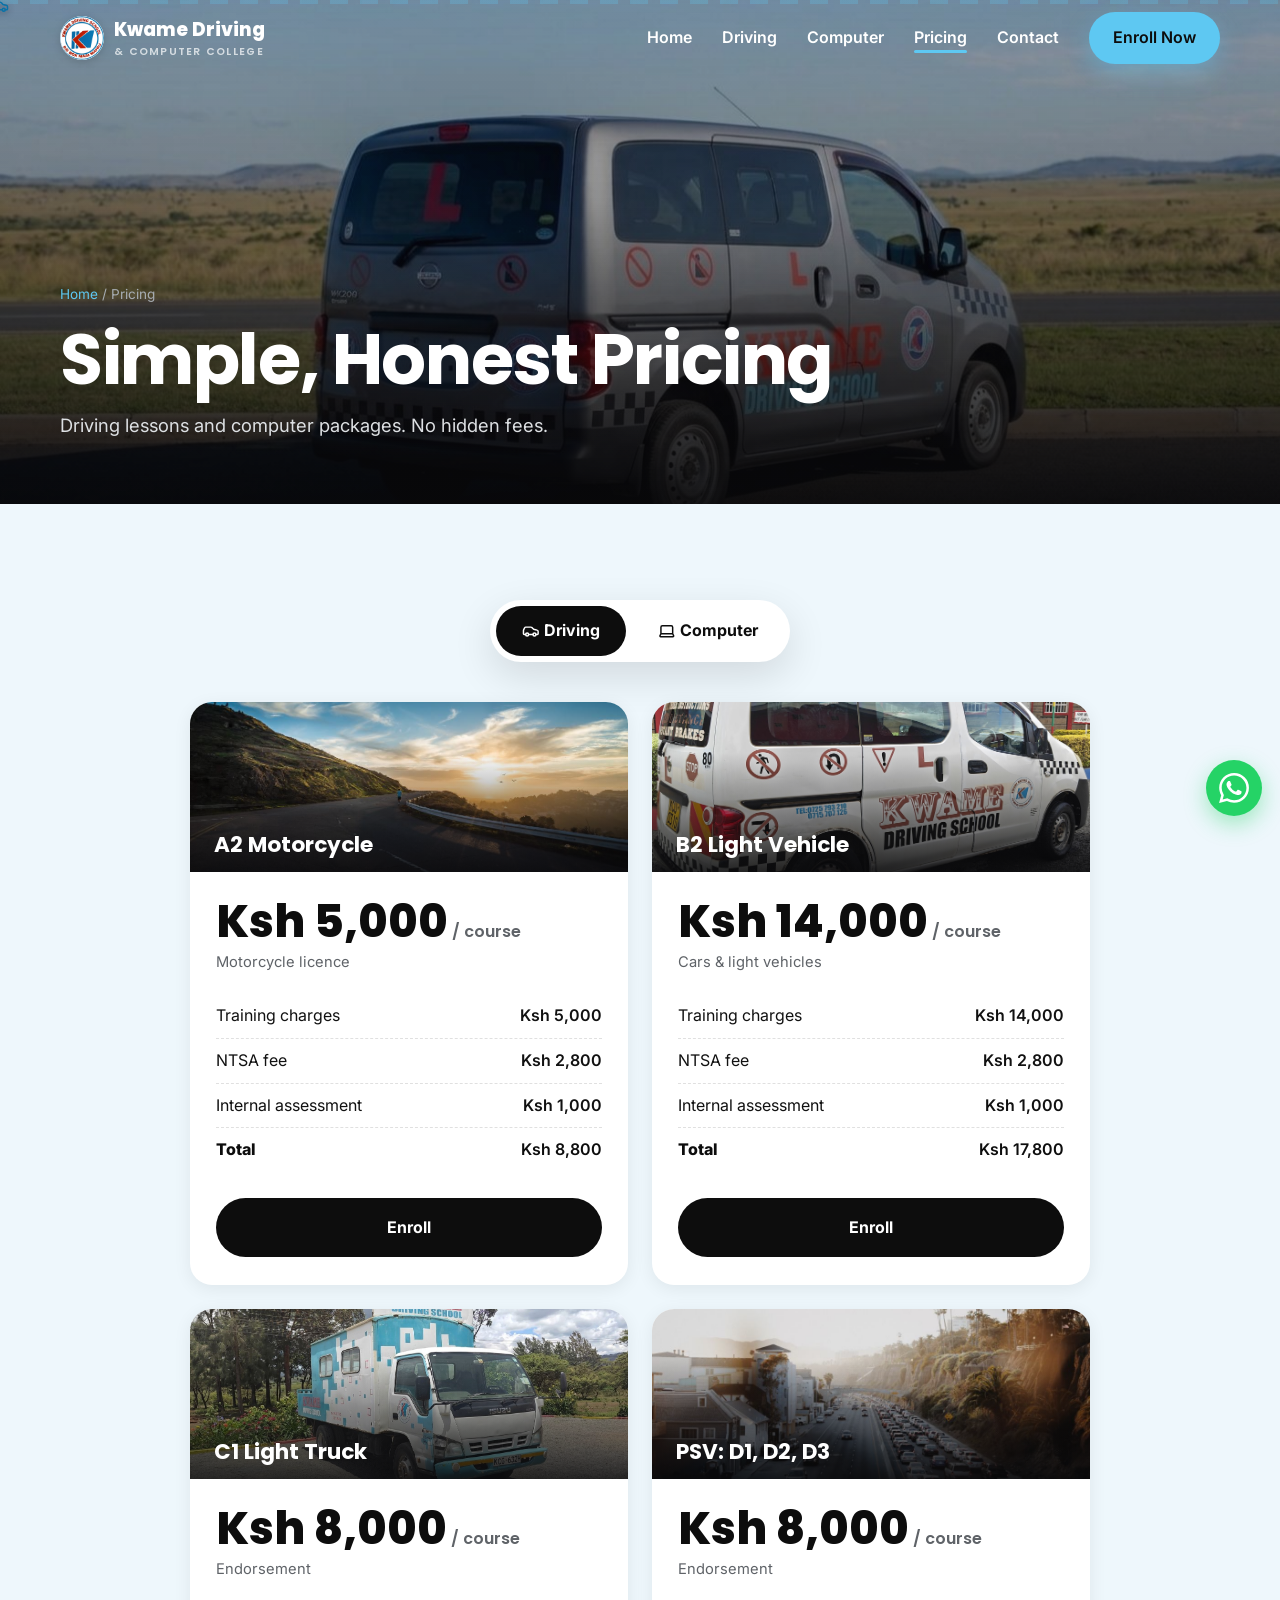
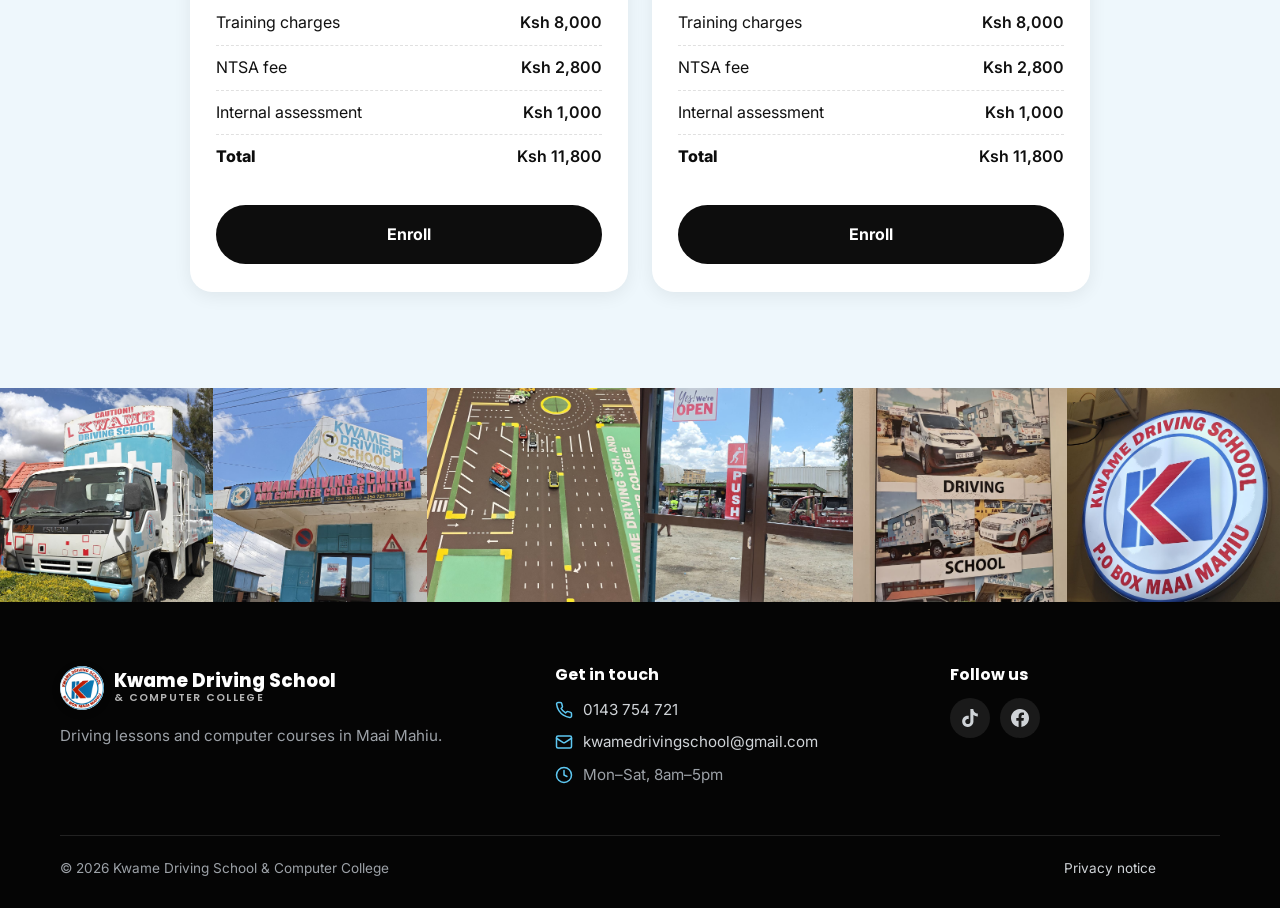
<file: pricing.html>
<!DOCTYPE html>
<html lang="en">
<head>
  <meta charset="UTF-8" />
  <meta name="viewport" content="width=device-width, initial-scale=1.0" />
  <title>Pricing | Kwame Driving School &amp; Computer College</title>
  <meta name="description" content="Driving school fees for A2 motorcycle, B2 light vehicle, C1 light truck and PSV (D1, D2, D3) courses, plus an all-in-one computer package for Ksh 4,500." />
  <meta property="og:type" content="website" />
  <meta property="og:site_name" content="Kwame Driving School &amp; Computer College" />
  <meta property="og:title" content="Pricing | Kwame Driving School &amp; Computer College" />
  <meta property="og:description" content="Driving school fees for A2 motorcycle, B2 light vehicle, C1 light truck and PSV (D1, D2, D3) courses, plus an all-in-one computer package for Ksh 4,500." />
  <meta property="og:url" content="https://kwamedrivingschool.co.ke/pricing.html" />
  <meta property="og:image" content="https://kwamedrivingschool.co.ke/images/og-image.jpg" />
  <meta property="og:image:width" content="1200" />
  <meta property="og:image:height" content="630" />
  <meta property="og:image:alt" content="Kwame Driving School training vans and truck" />
  <meta name="twitter:card" content="summary_large_image" />
  <link rel="canonical" href="https://kwamedrivingschool.co.ke/pricing.html" />
  <link rel="preconnect" href="https://fonts.googleapis.com" />
  <link rel="preconnect" href="https://fonts.gstatic.com" crossorigin />
  <link href="https://fonts.googleapis.com/css2?family=Inter:wght@400;500;600;700&family=Poppins:wght@600;700;800&display=swap" rel="stylesheet" />
  <link rel="stylesheet" href="css/styles.css" />
  <link rel="icon" type="image/png" sizes="48x48" href="images/favicon-48.png" />
  <link rel="icon" type="image/png" sizes="96x96" href="images/favicon-96.png" />
  <link rel="icon" type="image/png" sizes="192x192" href="images/favicon-192.png" />
  <link rel="apple-touch-icon" href="images/apple-touch-icon.png" />
</head>
<body>

  <div class="road-progress" aria-hidden="true"><div class="bar"></div><span class="car"><svg class="ic" viewBox="0 0 24 24" fill="none" stroke="currentColor" stroke-width="2" stroke-linecap="round" stroke-linejoin="round" aria-hidden="true" focusable="false"><path d="M19 17h2c.6 0 1-.4 1-1v-3c0-.9-.7-1.7-1.5-1.9C18.7 10.6 16 10 16 10s-1.3-1.4-2.2-2.3c-.5-.4-1.1-.7-1.8-.7H5c-.6 0-1.1.4-1.4.9l-1.4 2.9A3.7 3.7 0 0 0 2 12v4c0 .6.4 1 1 1h2"/><circle cx="7" cy="17" r="2"/><path d="M9 17h6"/><circle cx="17" cy="17" r="2"/></svg></span></div>

  <header class="site-header">
    <div class="container nav">
      <a href="index.html" class="logo">
        <img class="logo-mark" src="images/logo.png" alt="" width="44" height="44" />
        <span>Kwame Driving<small>&amp; Computer College</small></span>
      </a>
      <button class="nav-toggle" aria-label="Open menu" aria-expanded="false"><span></span><span></span><span></span></button>
      <ul class="nav-links">
        <li><a href="index.html">Home</a></li>
        <li><a href="lessons.html">Driving</a></li>
        <li><a href="computers.html">Computer</a></li>
        <li><a href="pricing.html">Pricing</a></li>
        <li><a href="#contact">Contact</a></li>
        <li><a href="contact.html" class="btn btn--primary">Enroll Now</a></li>
      </ul>
    </div>
  </header>

  <main>
    <section class="page-hero">
      <img src="images/pricing%20page.jpeg" alt="" style="object-position: center 70%" data-parallax="0.25" />
      <div class="container">
        <div class="crumbs"><a href="index.html">Home</a> / Pricing</div>
        <h1 class="reveal">Simple, Honest Pricing</h1>
        <p class="reveal" style="--d:.1s">Driving lessons and computer packages. No hidden fees.</p>
      </div>
    </section>

    <!-- Packages -->
    <section class="section section--soft">
      <div class="container" data-tabs>
        <div class="school-switch reveal">
          <div role="tablist" aria-label="Choose a school">
            <button role="tab" type="button" id="tab-driving" aria-controls="driving"><svg class="ic" viewBox="0 0 24 24" fill="none" stroke="currentColor" stroke-width="2" stroke-linecap="round" stroke-linejoin="round" aria-hidden="true" focusable="false"><path d="M19 17h2c.6 0 1-.4 1-1v-3c0-.9-.7-1.7-1.5-1.9C18.7 10.6 16 10 16 10s-1.3-1.4-2.2-2.3c-.5-.4-1.1-.7-1.8-.7H5c-.6 0-1.1.4-1.4.9l-1.4 2.9A3.7 3.7 0 0 0 2 12v4c0 .6.4 1 1 1h2"/><circle cx="7" cy="17" r="2"/><path d="M9 17h6"/><circle cx="17" cy="17" r="2"/></svg> Driving</button>
            <button role="tab" type="button" id="tab-computer" aria-controls="computer"><svg class="ic" viewBox="0 0 24 24" fill="none" stroke="currentColor" stroke-width="2" stroke-linecap="round" stroke-linejoin="round" aria-hidden="true" focusable="false"><path d="M20 16V7a2 2 0 0 0-2-2H6a2 2 0 0 0-2 2v9m16 0H4m16 0 1.28 2.55a1 1 0 0 1-.9 1.45H3.62a1 1 0 0 1-.9-1.45L4 16"/></svg> Computer</button>
          </div>
        </div>

        <div class="price-grid price-grid--two" role="tabpanel" id="driving" data-slug="driving" aria-labelledby="tab-driving">
          <h2 class="sr-only">Driving course fees</h2>
          <article class="price-card reveal" data-tilt>
            <div class="top"><img src="images/open-road.jpg" alt="" loading="lazy" /><h3>A2 Motorcycle</h3></div>
            <div class="body">
              <div class="price">Ksh 5,000<span> / course</span></div>
              <p class="sub">Motorcycle licence</p>
              <ul class="fees">
                <li><span>Training charges</span><span>Ksh 5,000</span></li>
                <li><span>NTSA fee</span><span>Ksh 2,800</span></li>
                <li><span>Internal assessment</span><span>Ksh 1,000</span></li>
                <li class="total"><span>Total</span><span>Ksh 8,800</span></li>
              </ul>
              <a href="contact.html?package=a2&amp;plan=A2%20Motorcycle" class="btn btn--black btn--block">Enroll</a>
            </div>
          </article>

          <article class="price-card reveal" style="--d:.1s" data-tilt>
            <div class="top"><img src="images/LIGHT%20VEHICLE.jpg" alt="" loading="lazy" /><h3>B2 Light Vehicle</h3></div>
            <div class="body">
              <div class="price">Ksh 14,000<span> / course</span></div>
              <p class="sub">Cars &amp; light vehicles</p>
              <ul class="fees">
                <li><span>Training charges</span><span>Ksh 14,000</span></li>
                <li><span>NTSA fee</span><span>Ksh 2,800</span></li>
                <li><span>Internal assessment</span><span>Ksh 1,000</span></li>
                <li class="total"><span>Total</span><span>Ksh 17,800</span></li>
              </ul>
              <a href="contact.html?package=b2&amp;plan=B2%20Light%20Vehicle" class="btn btn--black btn--block">Enroll</a>
            </div>
          </article>

          <article class="price-card reveal" style="--d:.2s" data-tilt>
            <div class="top"><img src="images/LIGHT%20TRUCK.jpeg" alt="" loading="lazy" /><h3>C1 Light Truck</h3></div>
            <div class="body">
              <div class="price">Ksh 8,000<span> / course</span></div>
              <p class="sub">Endorsement</p>
              <ul class="fees">
                <li><span>Training charges</span><span>Ksh 8,000</span></li>
                <li><span>NTSA fee</span><span>Ksh 2,800</span></li>
                <li><span>Internal assessment</span><span>Ksh 1,000</span></li>
                <li class="total"><span>Total</span><span>Ksh 11,800</span></li>
              </ul>
              <a href="contact.html?package=c1&amp;plan=C1%20Light%20Truck%20Endorsement" class="btn btn--black btn--block">Enroll</a>
            </div>
          </article>

          <article class="price-card reveal" style="--d:.3s" data-tilt>
            <div class="top"><img src="images/city-traffic.jpg" alt="" loading="lazy" /><h3>PSV: D1, D2, D3</h3></div>
            <div class="body">
              <div class="price">Ksh 8,000<span> / course</span></div>
              <p class="sub">Endorsement</p>
              <ul class="fees">
                <li><span>Training charges</span><span>Ksh 8,000</span></li>
                <li><span>NTSA fee</span><span>Ksh 2,800</span></li>
                <li><span>Internal assessment</span><span>Ksh 1,000</span></li>
                <li class="total"><span>Total</span><span>Ksh 11,800</span></li>
              </ul>
              <a href="contact.html?package=psv&amp;plan=PSV%20(D1%2C%20D2%2C%20D3)%20Endorsement" class="btn btn--black btn--block">Enroll</a>
            </div>
          </article>
        </div>

        <!-- Computer packages -->
        <div class="price-grid price-grid--single" role="tabpanel" id="computer" data-slug="computer" aria-labelledby="tab-computer" hidden>
          <h2 class="sr-only">Computer course fees</h2>
          <article class="price-card reveal" data-tilt>
            <div class="top"><img src="images/comp-office.jpg" alt="" loading="lazy" /><h3>Computer Package</h3></div>
            <div class="body">
              <div class="price">Ksh 4,500<span> / package</span></div>
              <p class="sub">All 4 courses included</p>
              <ul class="checklist">
                <li>Computer Basics</li>
                <li>Microsoft Office</li>
                <li>Internet &amp; Email</li>
                <li>Graphic Design</li>
              </ul>
              <a href="contact.html?package=comp-package&amp;plan=Computer%20Package" class="btn btn--black btn--block">Enroll Now</a>
            </div>
          </article>
        </div>
      </div>
    </section>
  </main>

  <footer class="site-footer">
    <div class="footer-photos" aria-hidden="true">
      <img src="images/footer%201.jpg" alt="" loading="lazy" />
      <img src="images/footer%202.jpg" alt="" loading="lazy" />
      <img src="images/footer%203.jpg" alt="" loading="lazy" />
      <img src="images/footer%204.jpg" alt="" loading="lazy" />
      <img src="images/footer%205.jpg" alt="" loading="lazy" />
      <img src="images/footer%206.jpg" alt="" loading="lazy" />
    </div>
    <div class="container">
      <div class="footer-grid">
        <div>
          <a href="index.html" class="logo"><img class="logo-mark" src="images/logo.png" alt="" width="44" height="44" /><span>Kwame Driving School<small>&amp; Computer College</small></span></a>
          <p>Driving lessons and computer courses in Maai Mahiu.</p>
        </div>
        <div>
          <h2 id="contact">Get in touch</h2>
          <ul>
            <li class="contact-item"><svg class="fi" viewBox="0 0 24 24" fill="none" stroke="currentColor" stroke-width="2" stroke-linecap="round" stroke-linejoin="round" aria-hidden="true"><path d="M22 16.92v3a2 2 0 0 1-2.18 2 19.79 19.79 0 0 1-8.63-3.07 19.5 19.5 0 0 1-6-6 19.79 19.79 0 0 1-3.07-8.67A2 2 0 0 1 4.11 2h3a2 2 0 0 1 2 1.72c.13.96.36 1.9.7 2.81a2 2 0 0 1-.45 2.11L8.09 9.91a16 16 0 0 0 6 6l1.27-1.27a2 2 0 0 1 2.11-.45c.91.34 1.85.57 2.81.7A2 2 0 0 1 22 16.92z"/></svg><a href="tel:+254143754721">0143 754 721</a></li>
            <li class="contact-item"><svg class="fi" viewBox="0 0 24 24" fill="none" stroke="currentColor" stroke-width="2" stroke-linecap="round" stroke-linejoin="round" aria-hidden="true"><rect x="2" y="4" width="20" height="16" rx="2"/><path d="m22 7-8.97 5.7a1.94 1.94 0 0 1-2.06 0L2 7"/></svg><a href="mailto:kwamedrivingschool@gmail.com">kwamedrivingschool@gmail.com</a></li>
            <li class="contact-item"><svg class="fi" viewBox="0 0 24 24" fill="none" stroke="currentColor" stroke-width="2" stroke-linecap="round" stroke-linejoin="round" aria-hidden="true"><circle cx="12" cy="12" r="10"/><polyline points="12 6 12 12 16 14"/></svg><span class="ph">Mon–Sat, 8am–5pm</span></li>
          </ul>
        </div>
        <div>
          <h2>Follow us</h2>
          <ul class="footer-social">
            <li><a href="https://www.tiktok.com/@kwamedrivingcomputer" target="_blank" rel="noopener" aria-label="TikTok (opens in a new tab)"><svg viewBox="0 0 24 24" fill="currentColor" aria-hidden="true" focusable="false"><path d="M12.525.02c1.31-.02 2.61-.01 3.91-.02.08 1.53.63 3.09 1.75 4.17 1.12 1.11 2.7 1.62 4.24 1.79v4.03c-1.44-.05-2.89-.35-4.2-.97-.57-.26-1.1-.59-1.62-.93-.01 2.92.01 5.840-.02 8.75-.08 1.4-.54 2.79-1.350 3.94-1.31 1.92-3.58 3.17-5.91 3.21-1.43.08-2.86-.31-4.08-1.03-2.02-1.19-3.44-3.37-3.65-5.71-.02-.5-.03-1-.01-1.49.18-1.9 1.12-3.72 2.58-4.96 1.66-1.44 3.98-2.13 6.15-1.72.02 1.48-.04 2.96-.04 4.44-.99-.32-2.15-.23-3.02.37-.63.41-1.11 1.04-1.36 1.75-.21.51-.15 1.07-.14 1.61.24 1.64 1.82 3.02 3.5 2.87 1.12-.01 2.19-.66 2.77-1.61.19-.33.4-.67.41-1.06.1-1.79.06-3.57.07-5.36.01-4.03-.01-8.05.02-12.07z"/></svg></a></li>
            <li><a href="https://www.facebook.com/groups/512732034041115/" target="_blank" rel="noopener" aria-label="Facebook group (opens in a new tab)"><svg viewBox="0 0 24 24" fill="currentColor" aria-hidden="true" focusable="false"><path d="M24 12.073C24 5.405 18.627 0 12 0S0 5.405 0 12.073C0 18.1 4.388 23.094 10.125 24v-8.437H7.078v-3.49h3.047V9.413c0-3.026 1.792-4.697 4.533-4.697 1.312 0 2.686.236 2.686.236v2.971H15.83c-1.491 0-1.956.93-1.956 1.886v2.264h3.328l-.532 3.49h-2.796V24C19.612 23.094 24 18.1 24 12.073z"/></svg></a></li>
          </ul>
        </div>
      </div>
      <div class="footer-bottom">
        <span>© <span data-year></span> Kwame Driving School &amp; Computer College</span>
        <a href="privacy.html">Privacy notice</a>
      </div>
    </div>
  </footer>

  <a class="wa-float" href="https://wa.me/254143754721?text=Hello%20Kwame%20Driving%20School" target="_blank" rel="noopener" aria-label="Chat with us on WhatsApp"><svg viewBox="0 0 24 24" fill="currentColor" aria-hidden="true" focusable="false"><path d="M17.472 14.382c-.297-.149-1.758-.867-2.03-.967-.273-.099-.471-.148-.67.15-.197.297-.767.966-.94 1.164-.173.199-.347.223-.644.075-.297-.15-1.255-.463-2.39-1.475-.883-.788-1.48-1.761-1.653-2.059-.173-.297-.018-.458.13-.606.134-.133.298-.347.446-.52.149-.174.198-.298.298-.497.099-.198.05-.371-.025-.52-.075-.149-.669-1.612-.916-2.207-.242-.579-.487-.5-.669-.51-.173-.008-.371-.01-.57-.01-.198 0-.52.074-.792.372-.272.297-1.04 1.016-1.04 2.479 0 1.462 1.065 2.875 1.213 3.074.149.198 2.096 3.2 5.077 4.487.709.306 1.262.489 1.694.625.712.227 1.36.195 1.871.118.571-.085 1.758-.719 2.006-1.413.248-.694.248-1.289.173-1.413-.074-.124-.272-.198-.57-.347m-5.421 7.403h-.004a9.87 9.87 0 0 1-5.031-1.378l-.361-.214-3.741.982.998-3.648-.235-.374a9.86 9.86 0 0 1-1.51-5.26c.001-5.45 4.436-9.884 9.888-9.884 2.64 0 5.122 1.03 6.988 2.898a9.825 9.825 0 0 1 2.893 6.994c-.003 5.45-4.437 9.884-9.885 9.884m8.413-18.297A11.815 11.815 0 0 0 12.05 0C5.495 0 .16 5.335.157 11.892c0 2.096.547 4.142 1.588 5.945L.057 24l6.305-1.654a11.882 11.882 0 0 0 5.683 1.448h.005c6.554 0 11.89-5.335 11.893-11.893a11.821 11.821 0 0 0-3.48-8.413Z"/></svg></a>
  <button class="to-top" type="button" aria-label="Back to top">↑</button>
  <a class="btn btn--primary mobile-cta" href="contact.html">Enroll →</a>

  <script src="js/main.js"></script>
</body>
</html>
</file>
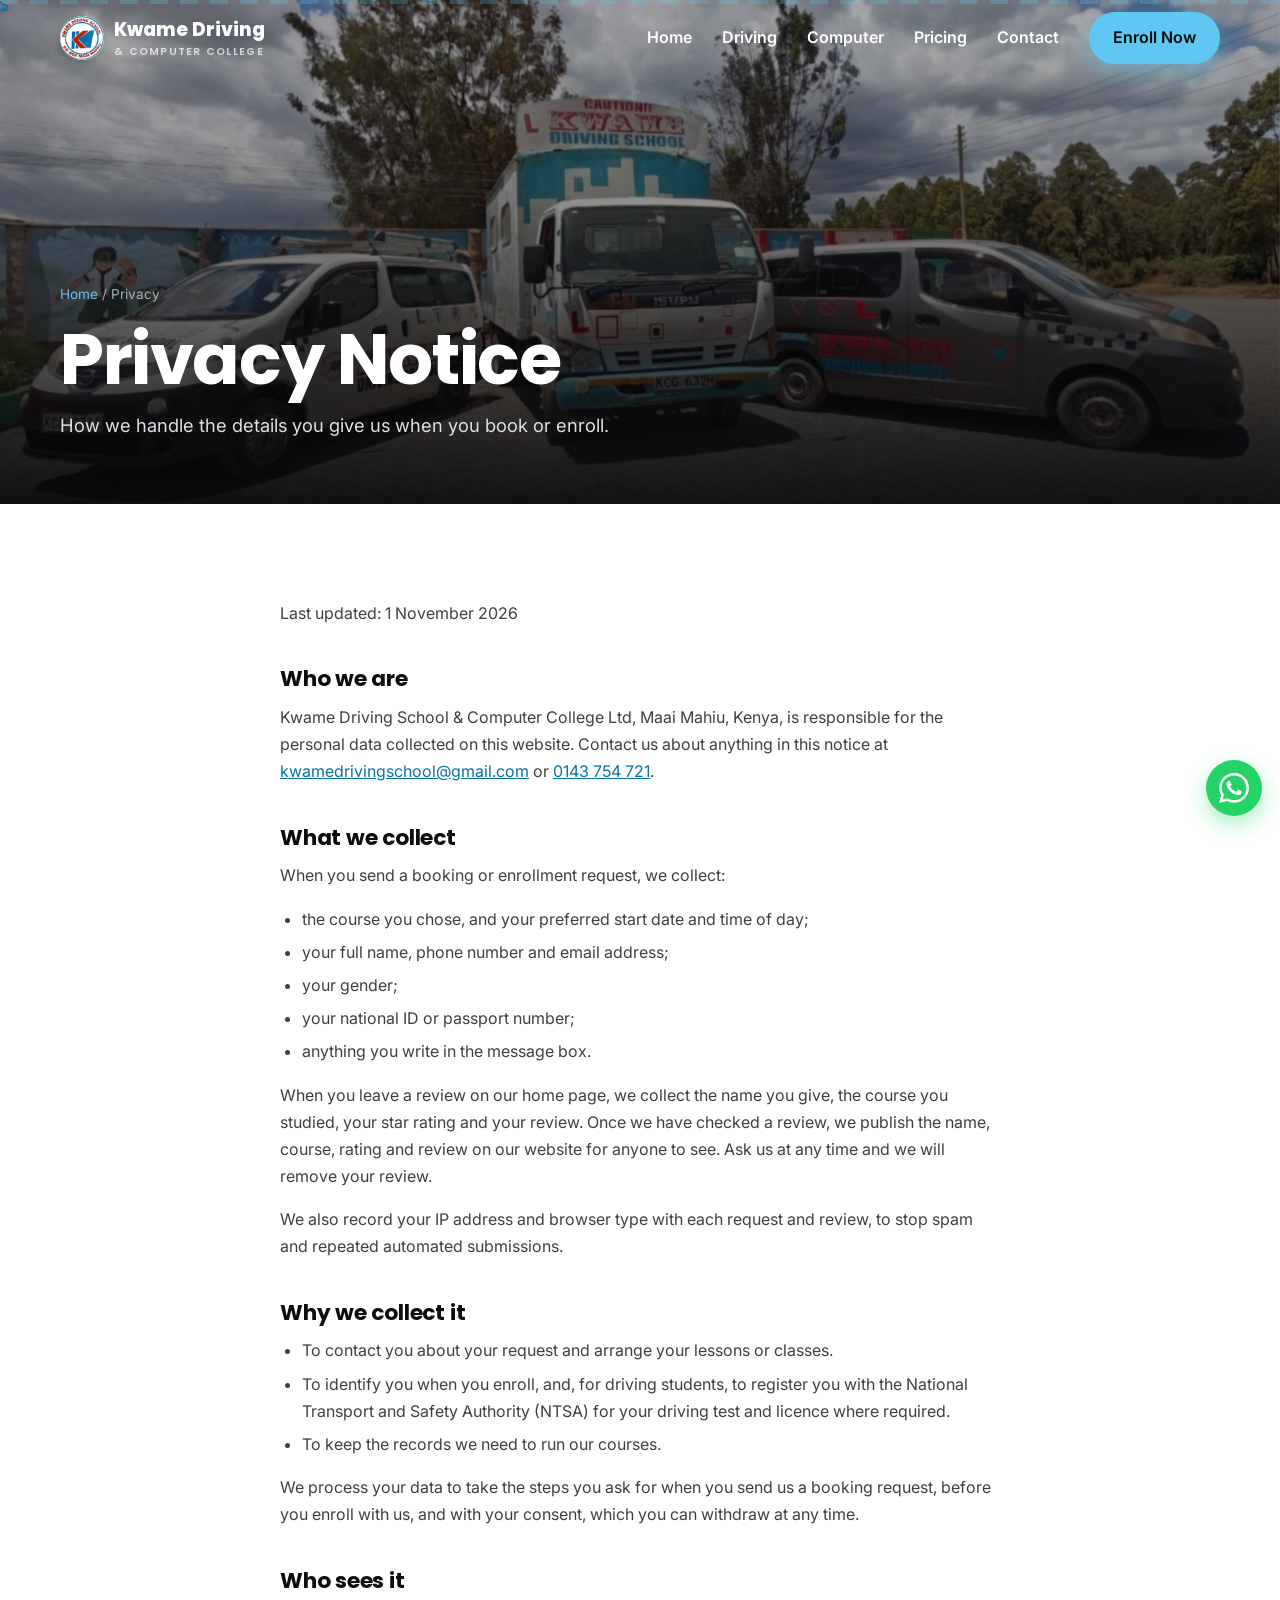
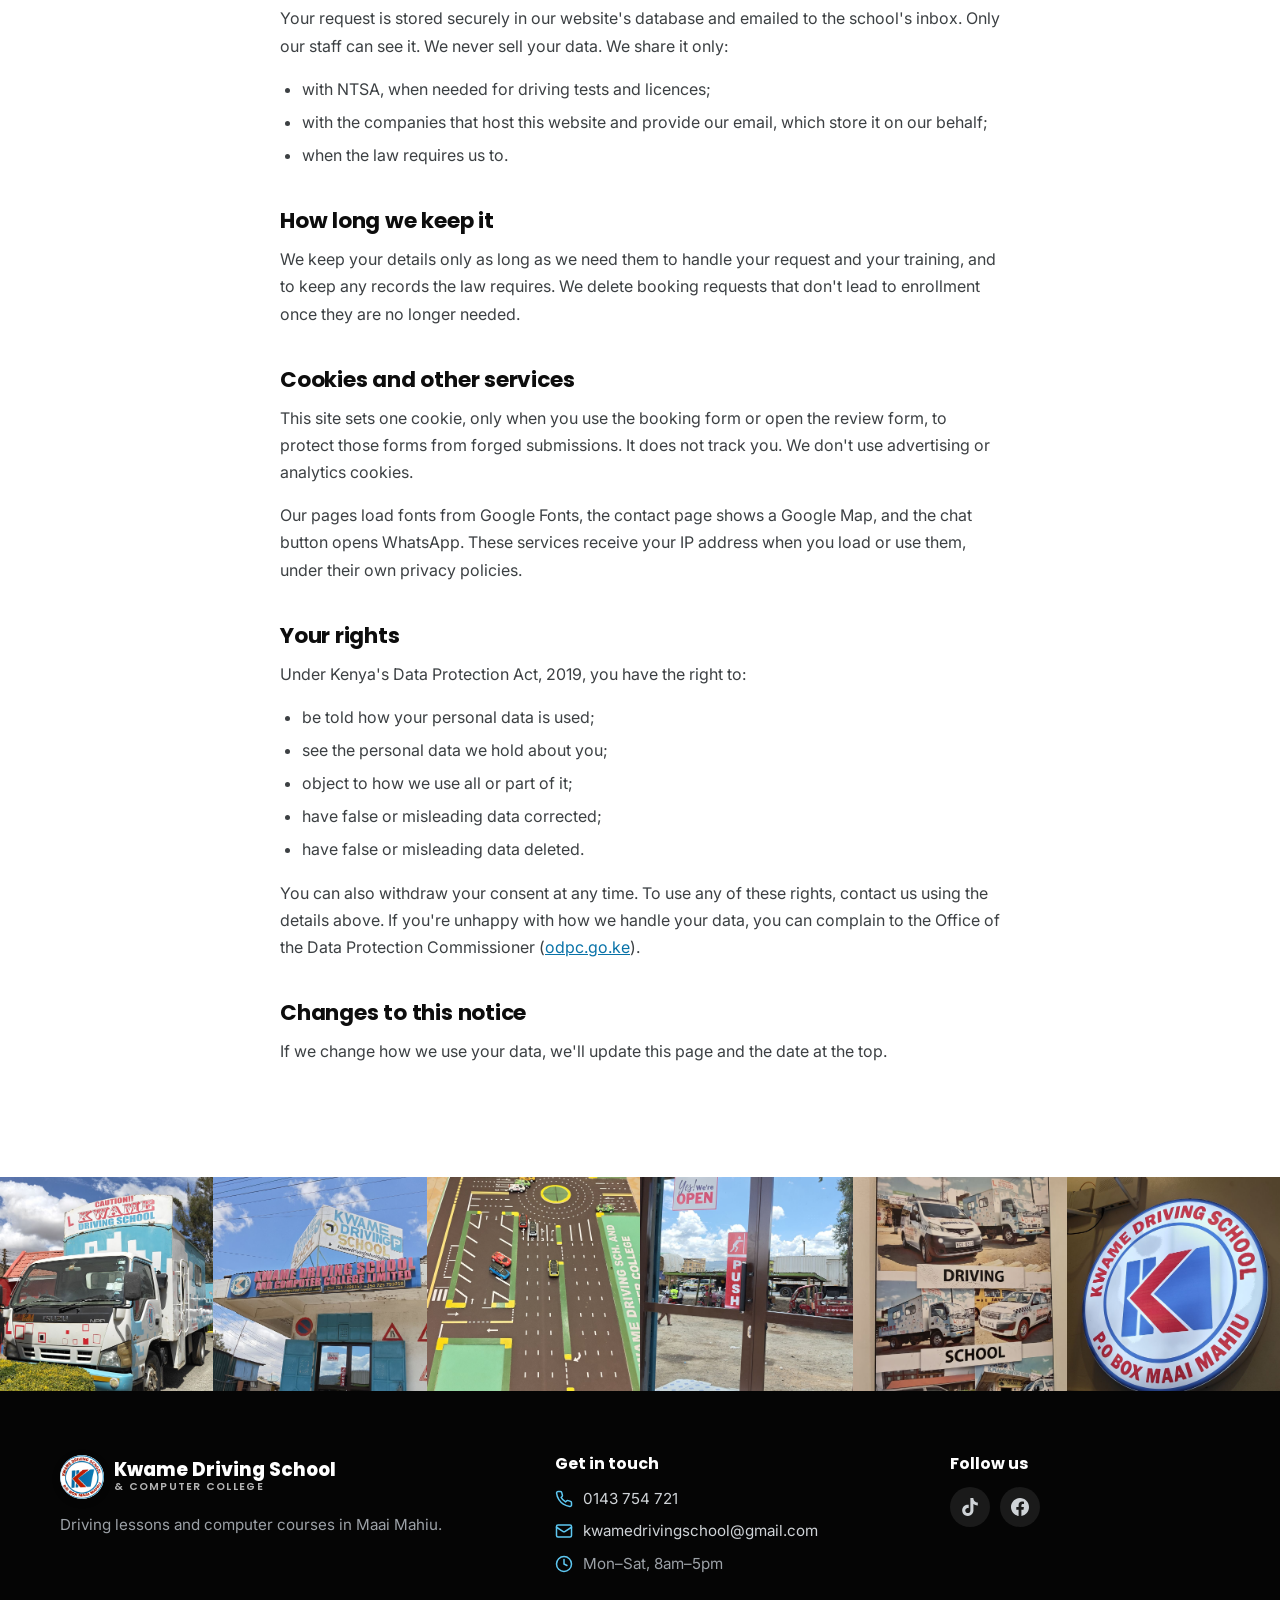
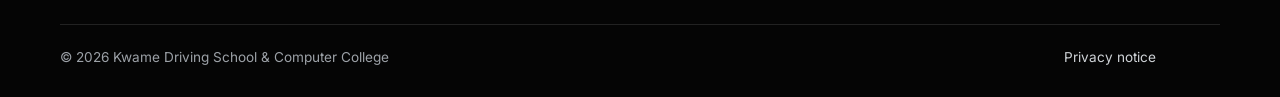
<file: privacy.html>
<!DOCTYPE html>
<html lang="en">
<head>
  <meta charset="UTF-8" />
  <meta name="viewport" content="width=device-width, initial-scale=1.0" />
  <title>Privacy Notice | Kwame Driving School &amp; Computer College</title>
  <meta name="description" content="How Kwame Driving School &amp; Computer College collects, uses and protects the personal data you give us when you book or enroll." />
  <meta property="og:type" content="website" />
  <meta property="og:site_name" content="Kwame Driving School &amp; Computer College" />
  <meta property="og:title" content="Privacy Notice | Kwame Driving School &amp; Computer College" />
  <meta property="og:description" content="How Kwame Driving School &amp; Computer College collects, uses and protects the personal data you give us when you book or enroll." />
  <meta property="og:url" content="https://kwamedrivingschool.co.ke/privacy.html" />
  <meta property="og:image" content="https://kwamedrivingschool.co.ke/images/og-image.jpg" />
  <meta property="og:image:width" content="1200" />
  <meta property="og:image:height" content="630" />
  <meta property="og:image:alt" content="Kwame Driving School training vans and truck" />
  <meta name="twitter:card" content="summary_large_image" />
  <link rel="canonical" href="https://kwamedrivingschool.co.ke/privacy.html" />
  <link rel="preconnect" href="https://fonts.googleapis.com" />
  <link rel="preconnect" href="https://fonts.gstatic.com" crossorigin />
  <link href="https://fonts.googleapis.com/css2?family=Inter:wght@400;500;600;700&family=Poppins:wght@600;700;800&display=swap" rel="stylesheet" />
  <link rel="stylesheet" href="css/styles.css" />
  <link rel="icon" type="image/png" sizes="48x48" href="images/favicon-48.png" />
  <link rel="icon" type="image/png" sizes="96x96" href="images/favicon-96.png" />
  <link rel="icon" type="image/png" sizes="192x192" href="images/favicon-192.png" />
  <link rel="apple-touch-icon" href="images/apple-touch-icon.png" />
</head>
<body>

  <div class="road-progress" aria-hidden="true"><div class="bar"></div><span class="car"><svg class="ic" viewBox="0 0 24 24" fill="none" stroke="currentColor" stroke-width="2" stroke-linecap="round" stroke-linejoin="round" aria-hidden="true" focusable="false"><path d="M19 17h2c.6 0 1-.4 1-1v-3c0-.9-.7-1.7-1.5-1.9C18.7 10.6 16 10 16 10s-1.3-1.4-2.2-2.3c-.5-.4-1.1-.7-1.8-.7H5c-.6 0-1.1.4-1.4.9l-1.4 2.9A3.7 3.7 0 0 0 2 12v4c0 .6.4 1 1 1h2"/><circle cx="7" cy="17" r="2"/><path d="M9 17h6"/><circle cx="17" cy="17" r="2"/></svg></span></div>

  <header class="site-header">
    <div class="container nav">
      <a href="index.html" class="logo">
        <img class="logo-mark" src="images/logo.png" alt="" width="44" height="44" />
        <span>Kwame Driving<small>&amp; Computer College</small></span>
      </a>
      <button class="nav-toggle" aria-label="Open menu" aria-expanded="false"><span></span><span></span><span></span></button>
      <ul class="nav-links">
        <li><a href="index.html">Home</a></li>
        <li><a href="lessons.html">Driving</a></li>
        <li><a href="computers.html">Computer</a></li>
        <li><a href="pricing.html">Pricing</a></li>
        <li><a href="#contact">Contact</a></li>
        <li><a href="contact.html" class="btn btn--primary">Enroll Now</a></li>
      </ul>
    </div>
  </header>

  <main>
    <section class="page-hero">
      <img src="images/home%20page.jpeg" alt="" data-parallax="0.25" />
      <div class="container">
        <div class="crumbs"><a href="index.html">Home</a> / Privacy</div>
        <h1 class="reveal">Privacy Notice</h1>
        <p class="reveal" style="--d:.1s">How we handle the details you give us when you book or enroll.</p>
      </div>
    </section>

    <section class="section">
      <div class="container prose">
        <p class="muted">Last updated: 1 November 2026</p>

        <h2>Who we are</h2>
        <p>Kwame Driving School &amp; Computer College Ltd, Maai Mahiu, Kenya, is responsible for the personal data collected on this website. Contact us about anything in this notice at <a href="mailto:kwamedrivingschool@gmail.com">kwamedrivingschool@gmail.com</a> or <a href="tel:+254143754721">0143 754 721</a>.</p>

        <h2>What we collect</h2>
        <p>When you send a booking or enrollment request, we collect:</p>
        <ul>
          <li>the course you chose, and your preferred start date and time of day;</li>
          <li>your full name, phone number and email address;</li>
          <li>your gender;</li>
          <li>your national ID or passport number;</li>
          <li>anything you write in the message box.</li>
        </ul>
        <p>When you leave a review on our home page, we collect the name you give, the course you studied, your star rating and your review. Once we have checked a review, we publish the name, course, rating and review on our website for anyone to see. Ask us at any time and we will remove your review.</p>
        <p>We also record your IP address and browser type with each request and review, to stop spam and repeated automated submissions.</p>

        <h2>Why we collect it</h2>
        <ul>
          <li>To contact you about your request and arrange your lessons or classes.</li>
          <li>To identify you when you enroll, and, for driving students, to register you with the National Transport and Safety Authority (NTSA) for your driving test and licence where required.</li>
          <li>To keep the records we need to run our courses.</li>
        </ul>
        <p>We process your data to take the steps you ask for when you send us a booking request, before you enroll with us, and with your consent, which you can withdraw at any time.</p>

        <h2>Who sees it</h2>
        <p>Your request is stored securely in our website's database and emailed to the school's inbox. Only our staff can see it. We never sell your data. We share it only:</p>
        <ul>
          <li>with NTSA, when needed for driving tests and licences;</li>
          <li>with the companies that host this website and provide our email, which store it on our behalf;</li>
          <li>when the law requires us to.</li>
        </ul>

        <h2>How long we keep it</h2>
        <p>We keep your details only as long as we need them to handle your request and your training, and to keep any records the law requires. We delete booking requests that don't lead to enrollment once they are no longer needed.</p>

        <h2>Cookies and other services</h2>
        <p>This site sets one cookie, only when you use the booking form or open the review form, to protect those forms from forged submissions. It does not track you. We don't use advertising or analytics cookies.</p>
        <p>Our pages load fonts from Google Fonts, the contact page shows a Google Map, and the chat button opens WhatsApp. These services receive your IP address when you load or use them, under their own privacy policies.</p>

        <h2>Your rights</h2>
        <p>Under Kenya's Data Protection Act, 2019, you have the right to:</p>
        <ul>
          <li>be told how your personal data is used;</li>
          <li>see the personal data we hold about you;</li>
          <li>object to how we use all or part of it;</li>
          <li>have false or misleading data corrected;</li>
          <li>have false or misleading data deleted.</li>
        </ul>
        <p>You can also withdraw your consent at any time. To use any of these rights, contact us using the details above. If you're unhappy with how we handle your data, you can complain to the Office of the Data Protection Commissioner (<a href="https://www.odpc.go.ke" target="_blank" rel="noopener">odpc.go.ke</a>).</p>

        <h2>Changes to this notice</h2>
        <p>If we change how we use your data, we'll update this page and the date at the top.</p>
      </div>
    </section>
  </main>

  <footer class="site-footer">
    <div class="footer-photos" aria-hidden="true">
      <img src="images/footer%201.jpg" alt="" loading="lazy" />
      <img src="images/footer%202.jpg" alt="" loading="lazy" />
      <img src="images/footer%203.jpg" alt="" loading="lazy" />
      <img src="images/footer%204.jpg" alt="" loading="lazy" />
      <img src="images/footer%205.jpg" alt="" loading="lazy" />
      <img src="images/footer%206.jpg" alt="" loading="lazy" />
    </div>
    <div class="container">
      <div class="footer-grid">
        <div>
          <a href="index.html" class="logo"><img class="logo-mark" src="images/logo.png" alt="" width="44" height="44" /><span>Kwame Driving School<small>&amp; Computer College</small></span></a>
          <p>Driving lessons and computer courses in Maai Mahiu.</p>
        </div>
        <div>
          <h2 id="contact">Get in touch</h2>
          <ul>
            <li class="contact-item"><svg class="fi" viewBox="0 0 24 24" fill="none" stroke="currentColor" stroke-width="2" stroke-linecap="round" stroke-linejoin="round" aria-hidden="true"><path d="M22 16.92v3a2 2 0 0 1-2.18 2 19.79 19.79 0 0 1-8.63-3.07 19.5 19.5 0 0 1-6-6 19.79 19.79 0 0 1-3.07-8.67A2 2 0 0 1 4.11 2h3a2 2 0 0 1 2 1.72c.13.96.36 1.9.7 2.81a2 2 0 0 1-.45 2.11L8.09 9.91a16 16 0 0 0 6 6l1.27-1.27a2 2 0 0 1 2.11-.45c.91.34 1.85.57 2.81.7A2 2 0 0 1 22 16.92z"/></svg><a href="tel:+254143754721">0143 754 721</a></li>
            <li class="contact-item"><svg class="fi" viewBox="0 0 24 24" fill="none" stroke="currentColor" stroke-width="2" stroke-linecap="round" stroke-linejoin="round" aria-hidden="true"><rect x="2" y="4" width="20" height="16" rx="2"/><path d="m22 7-8.97 5.7a1.94 1.94 0 0 1-2.06 0L2 7"/></svg><a href="mailto:kwamedrivingschool@gmail.com">kwamedrivingschool@gmail.com</a></li>
            <li class="contact-item"><svg class="fi" viewBox="0 0 24 24" fill="none" stroke="currentColor" stroke-width="2" stroke-linecap="round" stroke-linejoin="round" aria-hidden="true"><circle cx="12" cy="12" r="10"/><polyline points="12 6 12 12 16 14"/></svg><span class="ph">Mon–Sat, 8am–5pm</span></li>
          </ul>
        </div>
        <div>
          <h2>Follow us</h2>
          <ul class="footer-social">
            <li><a href="https://www.tiktok.com/@kwamedrivingcomputer" target="_blank" rel="noopener" aria-label="TikTok (opens in a new tab)"><svg viewBox="0 0 24 24" fill="currentColor" aria-hidden="true" focusable="false"><path d="M12.525.02c1.31-.02 2.61-.01 3.91-.02.08 1.53.63 3.09 1.75 4.17 1.12 1.11 2.7 1.62 4.24 1.79v4.03c-1.44-.05-2.89-.35-4.2-.97-.57-.26-1.1-.59-1.62-.93-.01 2.92.01 5.840-.02 8.75-.08 1.4-.54 2.79-1.350 3.94-1.31 1.92-3.58 3.17-5.91 3.21-1.43.08-2.86-.31-4.08-1.03-2.02-1.19-3.44-3.37-3.65-5.71-.02-.5-.03-1-.01-1.49.18-1.9 1.12-3.72 2.58-4.96 1.66-1.44 3.98-2.13 6.15-1.72.02 1.48-.04 2.96-.04 4.44-.99-.32-2.15-.23-3.02.37-.63.41-1.11 1.04-1.36 1.75-.21.51-.15 1.07-.14 1.61.24 1.64 1.82 3.02 3.5 2.87 1.12-.01 2.19-.66 2.77-1.61.19-.33.4-.67.41-1.06.1-1.79.06-3.57.07-5.36.01-4.03-.01-8.05.02-12.07z"/></svg></a></li>
            <li><a href="https://www.facebook.com/groups/512732034041115/" target="_blank" rel="noopener" aria-label="Facebook group (opens in a new tab)"><svg viewBox="0 0 24 24" fill="currentColor" aria-hidden="true" focusable="false"><path d="M24 12.073C24 5.405 18.627 0 12 0S0 5.405 0 12.073C0 18.1 4.388 23.094 10.125 24v-8.437H7.078v-3.49h3.047V9.413c0-3.026 1.792-4.697 4.533-4.697 1.312 0 2.686.236 2.686.236v2.971H15.83c-1.491 0-1.956.93-1.956 1.886v2.264h3.328l-.532 3.49h-2.796V24C19.612 23.094 24 18.1 24 12.073z"/></svg></a></li>
          </ul>
        </div>
      </div>
      <div class="footer-bottom">
        <span>© <span data-year></span> Kwame Driving School &amp; Computer College</span>
        <a href="privacy.html">Privacy notice</a>
      </div>
    </div>
  </footer>

  <a class="wa-float" href="https://wa.me/254143754721?text=Hello%20Kwame%20Driving%20School" target="_blank" rel="noopener" aria-label="Chat with us on WhatsApp"><svg viewBox="0 0 24 24" fill="currentColor" aria-hidden="true" focusable="false"><path d="M17.472 14.382c-.297-.149-1.758-.867-2.03-.967-.273-.099-.471-.148-.67.15-.197.297-.767.966-.94 1.164-.173.199-.347.223-.644.075-.297-.15-1.255-.463-2.39-1.475-.883-.788-1.48-1.761-1.653-2.059-.173-.297-.018-.458.13-.606.134-.133.298-.347.446-.52.149-.174.198-.298.298-.497.099-.198.05-.371-.025-.52-.075-.149-.669-1.612-.916-2.207-.242-.579-.487-.5-.669-.51-.173-.008-.371-.01-.57-.01-.198 0-.52.074-.792.372-.272.297-1.04 1.016-1.04 2.479 0 1.462 1.065 2.875 1.213 3.074.149.198 2.096 3.2 5.077 4.487.709.306 1.262.489 1.694.625.712.227 1.36.195 1.871.118.571-.085 1.758-.719 2.006-1.413.248-.694.248-1.289.173-1.413-.074-.124-.272-.198-.57-.347m-5.421 7.403h-.004a9.87 9.87 0 0 1-5.031-1.378l-.361-.214-3.741.982.998-3.648-.235-.374a9.86 9.86 0 0 1-1.51-5.26c.001-5.45 4.436-9.884 9.888-9.884 2.64 0 5.122 1.03 6.988 2.898a9.825 9.825 0 0 1 2.893 6.994c-.003 5.45-4.437 9.884-9.885 9.884m8.413-18.297A11.815 11.815 0 0 0 12.05 0C5.495 0 .16 5.335.157 11.892c0 2.096.547 4.142 1.588 5.945L.057 24l6.305-1.654a11.882 11.882 0 0 0 5.683 1.448h.005c6.554 0 11.89-5.335 11.893-11.893a11.821 11.821 0 0 0-3.48-8.413Z"/></svg></a>
  <button class="to-top" type="button" aria-label="Back to top">↑</button>
  <a class="btn btn--primary mobile-cta" href="contact.html">Enroll →</a>

  <script src="js/main.js"></script>
</body>
</html>
</file>
<file: css/styles.css>
/* ==========================================================================
   Kwame Driving School — shared styles
   Brand colors live in :root. Change them here and the whole site updates.
   ========================================================================== */

:root {
  --black: #0d0d0d;
  --black-2: #262626;
  --black-deep: #050505;
  --blue: #5ec8f2;
  --blue-dark: #0872a8;
  --ink: #111111;
  --muted: #5f6368;
  --line: #e1e8ee;
  --bg: #ffffff;
  --bg-soft: #eef7fc;
  --green: #1f9d55;
  --radius: 18px;
  --shadow: 0 14px 40px rgba(0, 0, 0, 0.12);
  --shadow-lg: 0 30px 70px rgba(8, 8, 10, 0.28);
  --max: 1200px;
  --header-h: 76px;
  --ease: cubic-bezier(0.22, 1, 0.36, 1);
}

*,
*::before,
*::after { box-sizing: border-box; }

html { scroll-behavior: smooth; scroll-padding-top: var(--header-h); }

body {
  margin: 0;
  font-family: "Inter", system-ui, -apple-system, "Segoe UI", Roboto, sans-serif;
  color: var(--ink);
  background: var(--bg);
  line-height: 1.6;
  -webkit-font-smoothing: antialiased;
  overflow-x: hidden;
}
body.no-scroll { overflow: hidden; }

[hidden] { display: none !important; }
img { max-width: 100%; display: block; }
a { color: inherit; }
button { font: inherit; }

h1, h2, h3, h4 {
  font-family: "Poppins", "Inter", system-ui, sans-serif;
  line-height: 1.15;
  margin: 0 0 0.5em;
  color: var(--black);
}
h1 { font-size: clamp(2.4rem, 6vw, 4.4rem); letter-spacing: -0.02em; }
h2 { font-size: clamp(1.8rem, 4vw, 2.8rem); letter-spacing: -0.01em; }
h3 { font-size: 1.25rem; }
p  { margin: 0 0 1em; }

:focus-visible { outline: 3px solid var(--blue); outline-offset: 3px; border-radius: 6px; }

.container { width: 100%; max-width: var(--max); margin: 0 auto; padding: 0 20px; }
.section { padding: 96px 0; }
.section--soft { background: var(--bg-soft); }
.section--dark { background: var(--black-deep); color: #cfd3d7; }
.section--dark h2, .section--dark h3 { color: #fff; }

.section-head { max-width: 640px; margin: 0 auto 48px; text-align: center; }
.section-head p { color: var(--muted); font-size: 1.05rem; }
.section--dark .section-head p { color: #a7adb3; }
.section-head--left { margin-left: 0; text-align: left; }

.eyebrow {
  display: inline-flex;
  align-items: center;
  gap: 8px;
  font-size: 0.78rem;
  font-weight: 700;
  letter-spacing: 0.14em;
  text-transform: uppercase;
  color: var(--blue-dark);
  margin-bottom: 12px;
}

/* ---------- Buttons ---------- */
.btn {
  display: inline-flex;
  align-items: center;
  justify-content: center;
  gap: 10px;
  padding: 15px 28px;
  border-radius: 999px;
  font-weight: 700;
  font-size: 1rem;
  text-decoration: none;
  border: 2px solid transparent;
  cursor: pointer;
  position: relative;
  overflow: hidden;
  isolation: isolate;
  transition: transform 0.25s var(--ease), box-shadow 0.25s var(--ease), background 0.2s, color 0.2s;
}
.btn::after {
  /* sheen sweep on hover */
  content: "";
  position: absolute;
  inset: 0;
  background: linear-gradient(120deg, transparent 30%, rgba(255, 255, 255, 0.45) 50%, transparent 70%);
  transform: translateX(-120%);
  transition: transform 0.6s var(--ease);
  z-index: -1;
}
.btn:hover { transform: translateY(-3px); }
.btn:hover::after { transform: translateX(120%); }
.btn:active { transform: translateY(0); }
.btn:disabled { opacity: 0.6; cursor: wait; }
.btn--primary { background: var(--blue); color: var(--black); box-shadow: 0 10px 24px rgba(94, 200, 242, 0.4); }
.btn--primary:hover { background: #8ad8f7; box-shadow: 0 16px 34px rgba(94, 200, 242, 0.5); }
.btn--glass { background: rgba(255, 255, 255, 0.12); color: #fff; border-color: rgba(255, 255, 255, 0.35); backdrop-filter: blur(8px); }
.btn--glass:hover { background: rgba(255, 255, 255, 0.22); }
.btn--black { background: var(--black); color: #fff; }
.btn--black:hover { background: var(--black-2); box-shadow: var(--shadow); }
.btn--ghost { background: transparent; color: var(--black); border-color: var(--line); }
.btn--ghost:hover { border-color: var(--black); }
.btn--block { width: 100%; }
.btn .arrow { transition: transform 0.25s var(--ease); }
.btn:hover .arrow { transform: translateX(4px); }

/* ---------- Road progress bar ---------- */
.road-progress {
  position: fixed;
  top: 0;
  left: 0;
  right: 0;
  height: 4px;
  z-index: 200;
  background: repeating-linear-gradient(90deg, rgba(94, 200, 242, 0.25) 0 18px, transparent 18px 30px);
  pointer-events: none;
}
.road-progress .bar { height: 100%; width: 0; background: var(--blue); }
.road-progress .car {
  position: absolute;
  top: -3px;
  left: 0;
  font-size: 15px;
  line-height: 1;
  transform: translateX(-50%);
  color: var(--blue-dark);
  filter: drop-shadow(0 2px 3px rgba(0, 0, 0, 0.3));
}

/* ---------- Header ---------- */
.site-header {
  position: fixed;
  top: 0;
  left: 0;
  right: 0;
  z-index: 100;
  height: var(--header-h);
  transition: background 0.3s, box-shadow 0.3s, height 0.3s var(--ease), transform 0.35s var(--ease);
}
.site-header.nav-hidden { transform: translateY(-100%); box-shadow: none; }
.site-header.scrolled {
  background: rgba(255, 255, 255, 0.92);
  backdrop-filter: blur(14px) saturate(160%);
  box-shadow: 0 6px 24px rgba(0, 0, 0, 0.08);
  --header-h: 64px;
}
/* backdrop-filter would trap the fixed full-screen menu inside the header */
.site-header.menu-open { backdrop-filter: none; }
.nav { display: flex; align-items: center; justify-content: space-between; height: 100%; gap: 20px; }

.logo {
  display: flex;
  align-items: center;
  gap: 10px;
  text-decoration: none;
  font-family: "Poppins", sans-serif;
  font-weight: 800;
  font-size: 1.15rem;
  color: #fff;
  transition: color 0.3s;
}
.scrolled .logo { color: var(--black); }
.logo-mark {
  width: 44px;
  height: 44px;
  flex-shrink: 0;
  border-radius: 50%;
  background: #fff;
  box-shadow: 0 2px 8px rgba(0, 0, 0, 0.15);
  transition: transform 0.4s var(--ease);
}
.logo:hover .logo-mark { transform: rotate(-12deg) scale(1.05); }
.logo small { display: block; font-size: 0.66rem; font-weight: 600; opacity: 0.7; letter-spacing: 0.12em; text-transform: uppercase; }

.nav-links { display: flex; align-items: center; gap: 30px; list-style: none; margin: 0; padding: 0; }
.nav-links a { text-decoration: none; font-weight: 600; color: #fff; position: relative; transition: color 0.3s; }
.scrolled .nav-links a:not(.btn) { color: var(--ink); }
.nav-links a:not(.btn)::after {
  content: "";
  position: absolute;
  left: 0;
  bottom: -6px;
  width: 100%;
  height: 3px;
  border-radius: 2px;
  background: var(--blue);
  transform: scaleX(0);
  transform-origin: left;
  transition: transform 0.3s var(--ease);
}
.nav-links a:not(.btn):hover::after,
.nav-links a.active::after { transform: scaleX(1); }
.nav-links .btn { padding: 11px 22px; color: var(--black); }

.nav-toggle {
  display: none;
  background: rgba(255, 255, 255, 0.15);
  border: 0;
  border-radius: 12px;
  padding: 10px;
  cursor: pointer;
}
.scrolled .nav-toggle { background: var(--bg-soft); }
.nav-toggle span { display: block; width: 22px; height: 2px; background: #fff; margin: 5px 0; transition: transform 0.3s var(--ease), opacity 0.2s; }
.scrolled .nav-toggle span { background: var(--black); }

@media (max-width: 1060px) {
  .nav-toggle { display: block; z-index: 2; }
  .nav-links {
    position: fixed;
    inset: 0;
    flex-direction: column;
    justify-content: center;
    gap: 6px;
    background: rgba(8, 8, 10, 0.97);
    backdrop-filter: blur(10px);
    clip-path: circle(0 at calc(100% - 40px) 38px);
    transition: clip-path 0.6s var(--ease);
  }
  .nav-links.open { clip-path: circle(150% at calc(100% - 40px) 38px); }
  .nav-links li { opacity: 0; transform: translateY(16px); transition: opacity 0.4s, transform 0.4s var(--ease); }
  .nav-links.open li { opacity: 1; transform: none; }
  .nav-links.open li:nth-child(2) { transition-delay: 0.05s; }
  .nav-links.open li:nth-child(3) { transition-delay: 0.1s; }
  .nav-links.open li:nth-child(4) { transition-delay: 0.15s; }
  .nav-links.open li:nth-child(5) { transition-delay: 0.2s; }
  .nav-links.open li:nth-child(6) { transition-delay: 0.25s; }
  .nav-links a:not(.btn), .scrolled .nav-links a:not(.btn) { color: #fff; font-size: 1.6rem; font-family: "Poppins", sans-serif; display: block; padding: 8px; }
  .nav-links .btn { margin-top: 18px; font-size: 1.05rem; }
  .nav-toggle[aria-expanded="true"] span { background: #fff; }
  .nav-toggle[aria-expanded="true"] span:nth-child(1) { transform: translateY(7px) rotate(45deg); }
  .nav-toggle[aria-expanded="true"] span:nth-child(2) { opacity: 0; }
  .nav-toggle[aria-expanded="true"] span:nth-child(3) { transform: translateY(-7px) rotate(-45deg); }
}

/* ---------- Hero slideshow ---------- */
.hero {
  position: relative;
  min-height: 100vh;
  min-height: 100svh;
  display: flex;
  align-items: center;
  color: #fff;
  overflow: hidden;
  background: var(--black-deep);
}
.hero-slides, .hero-slides .slide { position: absolute; inset: 0; }
.hero-slides .slide { opacity: 0; transition: opacity 1.4s ease; }
.hero-slides .slide.active { opacity: 1; }
.hero-slides img { width: 100%; height: 100%; object-fit: cover; transform: scale(1.12); }
.hero-slides .slide.active img { animation: kenburns 7s ease-out forwards; }
@keyframes kenburns { from { transform: scale(1.12) translate(1%, 1%); } to { transform: scale(1) translate(0, 0); } }
.hero::before {
  content: "";
  position: absolute;
  inset: 0;
  z-index: 1;
  background:
    linear-gradient(90deg, rgba(8, 8, 10, 0.92) 0%, rgba(8, 8, 10, 0.6) 50%, rgba(8, 8, 10, 0.25) 100%),
    linear-gradient(0deg, rgba(8, 8, 10, 0.7), transparent 40%);
}
.hero-content { position: relative; z-index: 2; padding-top: var(--header-h); max-width: 680px; }
.hero h1 { color: #fff; margin-bottom: 18px; }
.hero h1 .hl { color: var(--blue); display: inline-block; }
.hero .lead { font-size: 1.2rem; color: #dde0e3; max-width: 520px; margin-bottom: 32px; }
.hero-actions { display: flex; gap: 14px; flex-wrap: wrap; }

.hero-caption {
  position: absolute;
  z-index: 2;
  right: 20px;
  bottom: 40px;
  display: flex;
  align-items: center;
  gap: 16px;
}
.hero-dots { display: flex; gap: 8px; }
.hero-dots button {
  width: 34px;
  height: 5px;
  border: 0;
  padding: 0;
  border-radius: 3px;
  background: rgba(255, 255, 255, 0.3);
  cursor: pointer;
  overflow: hidden;
  position: relative;
}
.hero-dots button::after { content: ""; position: absolute; inset: 0; background: var(--blue); transform: scaleX(0); transform-origin: left; }
.hero-dots button.active::after { animation: fill 6s linear forwards; }
@keyframes fill { to { transform: scaleX(1); } }

.hero-trust {
  display: flex;
  align-items: center;
  gap: 14px;
  margin-top: 40px;
  font-size: 0.95rem;
  color: #cfd3d7;
}
.hero-trust .faces { display: flex; }
.hero-trust .faces span {
  width: 40px;
  height: 40px;
  border-radius: 50%;
  border: 3px solid var(--black-deep);
  margin-left: -10px;
  background: var(--blue);
  color: var(--black);
  display: grid;
  place-items: center;
  font-weight: 800;
  font-size: 0.85rem;
}
.hero-trust .faces span:first-child { margin-left: 0; }
.hero-trust .faces span:nth-child(2) { background: #fff; }
.hero-trust .faces span:nth-child(3) { background: #bfe7f8; }
.hero-trust strong { color: #fff; }

.scroll-cue {
  position: absolute;
  z-index: 2;
  left: 50%;
  bottom: 28px;
  width: 26px;
  height: 42px;
  border: 2px solid rgba(255, 255, 255, 0.5);
  border-radius: 14px;
  transform: translateX(-50%);
}
.scroll-cue::after {
  content: "";
  position: absolute;
  left: 50%;
  top: 8px;
  width: 4px;
  height: 8px;
  border-radius: 2px;
  background: var(--blue);
  transform: translateX(-50%);
  animation: cue 1.8s ease-in-out infinite;
}
@keyframes cue { 0% { opacity: 0; transform: translate(-50%, 0); } 40% { opacity: 1; } 100% { opacity: 0; transform: translate(-50%, 14px); } }
@media (max-width: 700px) { .scroll-cue { display: none; } .hero-caption { left: 20px; right: auto; } }

/* ---------- Inner page hero ---------- */
.page-hero {
  position: relative;
  min-height: 56vh;
  display: flex;
  align-items: flex-end;
  color: #fff;
  overflow: hidden;
  padding: calc(var(--header-h) + 60px) 0 64px;
}
.page-hero > img { position: absolute; inset: 0; width: 100%; height: 115%; object-fit: cover; will-change: transform; }
.page-hero::before {
  content: "";
  position: absolute;
  inset: 0;
  z-index: 1;
  background: linear-gradient(0deg, rgba(8, 8, 10, 0.95) 0%, rgba(8, 8, 10, 0.45) 60%, rgba(8, 8, 10, 0.35) 100%);
}
.page-hero .container { position: relative; z-index: 2; }
.page-hero h1 { color: #fff; margin-bottom: 10px; }
.page-hero p { color: #dde0e3; font-size: 1.15rem; max-width: 560px; margin: 0; }
.crumbs { font-size: 0.85rem; margin-bottom: 14px; color: #a7adb3; }
.crumbs a { color: var(--blue); text-decoration: none; }

/* ---------- Marquee strip ---------- */
.marquee {
  background: var(--blue);
  color: var(--black);
  overflow: hidden;
  white-space: nowrap;
  font-family: "Poppins", sans-serif;
  font-weight: 700;
  padding: 16px 0;
}
.marquee-track { display: inline-flex; gap: 48px; animation: marquee 28s linear infinite; padding-left: 48px; }
.marquee-track span { display: inline-flex; align-items: center; gap: 48px; }
.marquee-track span::after { content: "●"; font-size: 0.6rem; opacity: 0.5; }
.marquee:hover .marquee-track { animation-play-state: paused; }
@keyframes marquee { to { transform: translateX(-50%); } }

/* ---------- Two schools (expanding panels) ---------- */
.duo { display: flex; gap: 20px; height: 420px; }
.duo-panel {
  position: relative;
  flex: 1;
  border-radius: 24px;
  overflow: hidden;
  color: #fff;
  text-decoration: none;
  isolation: isolate;
  box-shadow: var(--shadow);
  transition: flex 0.7s var(--ease);
}
.duo-panel img { position: absolute; inset: 0; width: 100%; height: 100%; object-fit: cover; z-index: -2; transition: transform 1s var(--ease); }
.duo-panel::before { content: ""; position: absolute; inset: 0; z-index: -1; background: linear-gradient(0deg, rgba(8, 8, 10, 0.95) 10%, rgba(8, 8, 10, 0.25) 70%); }
.duo-body { position: absolute; left: 0; right: 0; bottom: 0; padding: 36px; }
.duo-icon { display: grid; place-items: center; width: 60px; height: 60px; border-radius: 18px; background: var(--blue); font-size: 1.8rem; margin-bottom: 16px; transition: transform 0.5s var(--ease); }
.duo-panel h3 { color: #fff; font-size: clamp(1.6rem, 3vw, 2.2rem); margin-bottom: 14px; }
.duo-chips { display: flex; flex-wrap: wrap; gap: 8px; list-style: none; padding: 0; margin: 0 0 22px; }
.duo-chips li { background: rgba(255, 255, 255, 0.14); backdrop-filter: blur(6px); padding: 6px 14px; border-radius: 999px; font-size: 0.9rem; font-weight: 600; }
.duo-panel .btn { opacity: 0; transform: translateY(12px); transition: opacity 0.4s, transform 0.4s var(--ease); }
.duo:hover .duo-panel { flex: 0.75; }
.duo .duo-panel:hover, .duo .duo-panel:focus-visible { flex: 1.5; }
.duo-panel:hover img { transform: scale(1.06); }
/* wide photo: fill the panel, centred on the subject */
.duo-panel img.fit { object-position: center 45%; }
.duo-panel:hover .duo-icon { transform: rotate(-10deg) scale(1.08); }
.duo-panel:hover .btn, .duo-panel:focus-visible .btn { opacity: 1; transform: none; }
@media (hover: none) { .duo-panel .btn { opacity: 1; transform: none; } }
@media (max-width: 760px) { .duo { flex-direction: column; height: auto; } .duo-panel { height: 380px; flex: none; } .duo:hover .duo-panel, .duo .duo-panel:hover { flex: none; } }

/* ---------- Photo feature cards ---------- */
.photo-cards { display: grid; grid-template-columns: repeat(4, 1fr); gap: 24px; }
@media (max-width: 1000px) { .photo-cards { grid-template-columns: repeat(2, 1fr); } }
@media (max-width: 560px) { .photo-cards { grid-template-columns: 1fr; } }
.photo-card {
  background: #fff;
  border-radius: var(--radius);
  overflow: hidden;
  box-shadow: 0 4px 18px rgba(0, 0, 0, 0.06);
  transition: transform 0.4s var(--ease), box-shadow 0.4s var(--ease);
}
.photo-card:hover { transform: translateY(-8px); box-shadow: var(--shadow); }
.photo-card .ph-img { position: relative; aspect-ratio: 16 / 11; overflow: hidden; }
.photo-card .ph-img img { width: 100%; height: 100%; object-fit: cover; transition: transform 0.8s var(--ease); }
.photo-card:hover .ph-img img { transform: scale(1.08); }
.photo-card .badge {
  position: absolute;
  left: 18px;
  bottom: -22px;
  width: 52px;
  height: 52px;
  border-radius: 14px;
  background: var(--blue);
  display: grid;
  place-items: center;
  font-size: 1.4rem;
  box-shadow: 0 8px 20px rgba(0, 0, 0, 0.15);
  z-index: 1;
}
.photo-card .ph-img { overflow: visible; }
.photo-card .ph-img .clip { position: absolute; inset: 0; overflow: hidden; }
.photo-card .body { padding: 34px 22px 24px; }
.photo-card h3 { margin-bottom: 4px; font-size: 1.1rem; }
.photo-card p { color: var(--muted); margin: 0; font-size: 0.95rem; }

/* ---------- Journey (interactive steps) ---------- */
.journey { display: grid; grid-template-columns: 0.9fr 1.1fr; gap: 48px; align-items: center; }
@media (max-width: 900px) { .journey { grid-template-columns: 1fr; } }
.journey-steps { list-style: none; margin: 0; padding: 0; display: grid; gap: 10px; }
.journey-steps button {
  width: 100%;
  text-align: left;
  display: grid;
  grid-template-columns: 48px 1fr;
  gap: 4px 16px;
  align-items: center;
  padding: 18px 20px;
  border-radius: 16px;
  border: 1px solid rgba(255, 255, 255, 0.08);
  background: rgba(255, 255, 255, 0.03);
  color: #cfd3d7;
  cursor: pointer;
  position: relative;
  overflow: hidden;
  transition: background 0.3s, border-color 0.3s;
}
.journey-steps button:hover { background: rgba(255, 255, 255, 0.07); }
.journey-steps .n {
  grid-row: span 2;
  width: 48px;
  height: 48px;
  border-radius: 50%;
  display: grid;
  place-items: center;
  font-weight: 800;
  font-family: "Poppins", sans-serif;
  background: rgba(255, 255, 255, 0.08);
  color: #fff;
  transition: background 0.3s, color 0.3s;
}
.journey-steps strong { color: #fff; font-size: 1.1rem; font-family: "Poppins", sans-serif; }
.journey-steps small { font-size: 0.92rem; }
.journey-steps button[aria-selected="true"] { background: rgba(94, 200, 242, 0.1); border-color: rgba(94, 200, 242, 0.5); }
.journey-steps button[aria-selected="true"] .n { background: var(--blue); color: var(--black); }
.journey-steps button::after {
  content: "";
  position: absolute;
  left: 0;
  bottom: 0;
  height: 3px;
  width: 100%;
  background: var(--blue);
  transform: scaleX(0);
  transform-origin: left;
}
.journey-steps button[aria-selected="true"]::after { animation: fill 5s linear forwards; }
.journey.paused .journey-steps button::after { animation: none; }

.journey-stage {
  position: relative;
  aspect-ratio: 4 / 3;
  border-radius: 24px;
  overflow: hidden;
  box-shadow: var(--shadow-lg);
}
.journey-stage img {
  position: absolute;
  inset: 0;
  width: 100%;
  height: 100%;
  object-fit: cover;
  opacity: 0;
  transform: scale(1.06);
  transition: opacity 0.7s ease, transform 1.2s var(--ease);
}
.journey-stage img.active { opacity: 1; transform: scale(1); }

/* ---------- Stats band with parallax photo ---------- */
.stats-band {
  position: relative;
  padding: 110px 0;
  color: #fff;
  overflow: hidden;
  text-align: center;
}
.stats-band > img { position: absolute; top: -30%; left: 0; width: 100%; height: 160%; object-fit: cover; will-change: transform; }
.stats-band::before { content: ""; position: absolute; inset: 0; background: rgba(8, 8, 10, 0.82); z-index: 1; }
.stats-band .container { position: relative; z-index: 2; }
.stats { display: grid; grid-template-columns: repeat(4, 1fr); gap: 24px; }
@media (max-width: 760px) { .stats { grid-template-columns: repeat(2, 1fr); row-gap: 40px; } }
.stats strong { display: block; font-family: "Poppins", sans-serif; font-size: clamp(2.4rem, 5vw, 3.6rem); color: var(--blue); line-height: 1.1; }
.stats span { color: #cfd3d7; font-weight: 500; }

/* ---------- Gallery + lightbox ---------- */
.gallery { columns: 3 280px; column-gap: 16px; }
.gallery > div {
  margin: 0 0 16px;
  border-radius: 16px;
  overflow: hidden;
  break-inside: avoid;
  background: var(--line);
}
.gallery img { width: 100%; height: auto; }
.gallery .tall img { aspect-ratio: 3 / 4; object-fit: cover; }

/* ---------- Testimonial carousel ---------- */
.carousel { position: relative; max-width: 860px; margin: 0 auto; }
.carousel-viewport { overflow: hidden; border-radius: 24px; touch-action: pan-y; }
.carousel-track { display: flex; transition: transform 0.6s var(--ease); }
.carousel-track > * { flex: 0 0 100%; }
.review {
  display: grid;
  grid-template-columns: 240px 1fr;
  background: #fff;
  min-height: 300px;
}
.review img { width: 100%; height: 100%; object-fit: cover; }
.review .text { padding: 40px; display: flex; flex-direction: column; justify-content: center; }
.review .stars { color: var(--blue-dark); letter-spacing: 3px; font-size: 1.1rem; margin-bottom: 12px; }
.review blockquote { margin: 0 0 20px; font-size: 1.25rem; font-family: "Poppins", sans-serif; font-weight: 600; color: var(--black); line-height: 1.4; }
.review .who strong { display: block; color: var(--black); }
.review .who small { color: var(--muted); }
@media (max-width: 640px) { .review { grid-template-columns: 1fr; } .review img { height: 180px; } .review .text { padding: 28px; } }
.carousel-controls { display: flex; justify-content: center; align-items: center; gap: 16px; margin-top: 24px; }
.carousel-controls .arrow-btn {
  width: 48px;
  height: 48px;
  border-radius: 50%;
  border: 1px solid var(--line);
  background: #fff;
  color: var(--black);
  cursor: pointer;
  font-size: 1.1rem;
  transition: background 0.2s, color 0.2s, transform 0.2s;
}
.carousel-controls .arrow-btn:hover { background: var(--black); color: #fff; transform: scale(1.06); }
.carousel-dots { display: flex; gap: 8px; }
.carousel-dots button { width: 10px; height: 10px; border-radius: 5px; border: 0; padding: 0; background: #cfd8de; cursor: pointer; transition: width 0.3s var(--ease), background 0.3s; }
.carousel-dots button.active { width: 28px; background: var(--blue-dark); }
/* With many reviews the dots would overflow; main.js shows "3 / 30" instead */
.carousel-count { min-width: 64px; text-align: center; font-weight: 700; color: var(--black); font-variant-numeric: tabular-nums; }

/* ---------- Review form ---------- */
.review-cta { max-width: 860px; margin: 32px auto 0; text-align: center; }
.review-cta > summary { list-style: none; }
.review-cta > summary::-webkit-details-marker { display: none; }
.review-cta[open] > summary { display: none; }
.review-form { text-align: left; background: #fff; border-radius: 24px; padding: 32px; box-shadow: var(--shadow); }
.review-form h3 { margin: 0; }
.review-form .btn { justify-self: start; }
.review-note { margin: 0; font-size: 0.9rem; }
@media (max-width: 640px) { .review-form { padding: 24px 20px; } }
/* Inputs run 5 → 1 and are shown reversed, so "~" can light up the chosen star and every star before it */
.star-input { border: 0; padding: 0; margin: 0; display: flex; flex-direction: row-reverse; justify-content: flex-end; gap: 4px; }
.star-input legend { width: 100%; }
.star-input input { position: absolute; opacity: 0; width: 1px; height: 1px; }
.star-input label { font-size: 2.2rem; line-height: 1; color: #cfd8de; cursor: pointer; transition: color 0.15s, transform 0.15s; }
.star-input label:hover, .star-input label:hover ~ label,
.star-input input:checked ~ label { color: var(--blue-dark); }
.star-input label:hover { transform: scale(1.15); }
.star-input input:focus-visible + label { outline: 3px solid var(--blue); outline-offset: 2px; border-radius: 6px; }

/* ---------- Photo CTA ---------- */
.cta-photo {
  position: relative;
  border-radius: 28px;
  overflow: hidden;
  padding: 80px 56px;
  color: #fff;
  isolation: isolate;
}
.cta-photo > img { position: absolute; inset: 0; width: 100%; height: 100%; object-fit: cover; z-index: -2; transition: transform 6s ease; }
.cta-photo:hover > img { transform: scale(1.06); }
.cta-photo::before { content: ""; position: absolute; inset: 0; z-index: -1; background: linear-gradient(90deg, rgba(8, 8, 10, 0.95), rgba(8, 8, 10, 0.4)); }
.cta-photo h2 { color: #fff; max-width: 520px; }
.cta-photo p { color: #dde0e3; max-width: 460px; margin-bottom: 28px; }
.cta-photo .actions { display: flex; gap: 14px; flex-wrap: wrap; }
@media (max-width: 640px) { .cta-photo { padding: 56px 26px; } }

/* ---------- Lesson explorer (tabs) ---------- */
.explorer-tabs { display: flex; gap: 12px; justify-content: center; flex-wrap: wrap; margin-bottom: 40px; }
.explorer-tabs button {
  display: flex;
  align-items: center;
  gap: 10px;
  padding: 6px 20px 6px 6px;
  border-radius: 999px;
  border: 2px solid var(--line);
  background: #fff;
  color: var(--black);
  font-weight: 700;
  cursor: pointer;
  transition: border-color 0.2s, background 0.2s, transform 0.2s var(--ease);
}
.explorer-tabs button img { width: 42px; height: 42px; border-radius: 50%; object-fit: cover; }
.explorer-tabs button:hover { transform: translateY(-2px); border-color: var(--blue); }
.explorer-tabs button[aria-selected="true"] { background: var(--black); border-color: var(--black); color: #fff; }

.explorer-panel { display: grid; grid-template-columns: 1.15fr 0.85fr; gap: 48px; align-items: center; }
.explorer-panel[hidden] { display: none; }
.explorer-panel.enter .explorer-media { animation: slideIn 0.7s var(--ease); }
.explorer-panel.enter .explorer-text { animation: fadeUp 0.7s var(--ease) 0.1s both; }
@keyframes slideIn { from { opacity: 0; transform: translateX(-30px) scale(0.98); } }
@keyframes fadeUp { from { opacity: 0; transform: translateY(20px); } }
@media (max-width: 900px) { .explorer-panel { grid-template-columns: 1fr; gap: 28px; } }
.explorer-media { position: relative; display: grid; grid-template-columns: 2fr 1fr; grid-template-rows: 1fr 1fr; gap: 14px; height: 460px; }
.explorer-media img { width: 100%; height: 100%; object-fit: cover; border-radius: 18px; }
.explorer-media img:first-child { grid-row: span 2; }
@media (max-width: 560px) { .explorer-media { height: 320px; } }
.explorer-media .chip {
  position: absolute;
  left: 18px;
  top: 18px;
  background: rgba(255, 255, 255, 0.95);
  color: var(--black);
  font-weight: 700;
  font-size: 0.85rem;
  padding: 8px 14px;
  border-radius: 999px;
  box-shadow: var(--shadow);
}
.explorer-text .meta { display: flex; gap: 10px; flex-wrap: wrap; margin: 6px 0 22px; }
.explorer-text .meta span { background: var(--bg-soft); border: 1px solid var(--line); padding: 6px 12px; border-radius: 999px; font-size: 0.85rem; font-weight: 600; color: var(--black); }
.skill-chips { display: flex; flex-wrap: wrap; gap: 8px; margin: 0 0 28px; padding: 0; list-style: none; }
.skill-chips li { background: rgba(94, 200, 242, 0.16); color: var(--black); font-weight: 600; font-size: 0.9rem; padding: 8px 14px; border-radius: 10px; }

/* ---------- Flip cards ---------- */
.flip-grid { display: grid; grid-template-columns: repeat(4, 1fr); gap: 20px; }
@media (max-width: 1000px) { .flip-grid { grid-template-columns: repeat(2, 1fr); } }
@media (max-width: 520px) { .flip-grid { grid-template-columns: 1fr; } }
.flip { display: block; width: 100%; perspective: 1200px; aspect-ratio: 4 / 5; background: none; border: 0; padding: 0; cursor: pointer; text-align: left; font: inherit; }
.flip-face, .flip-back > span { display: block; }
.flip-back { display: flex; }
.flip-inner { display: block; position: relative; width: 100%; height: 100%; transition: transform 0.8s var(--ease); transform-style: preserve-3d; }
.flip:hover .flip-inner, .flip.flipped .flip-inner { transform: rotateY(180deg); }
@media (hover: none) { .flip:hover .flip-inner { transform: none; } .flip.flipped .flip-inner { transform: rotateY(180deg); } }
.flip-face { position: absolute; inset: 0; border-radius: var(--radius); overflow: hidden; backface-visibility: hidden; -webkit-backface-visibility: hidden; }
.flip-front img { width: 100%; height: 100%; object-fit: cover; }
.flip-front img.fit { position: relative; object-fit: contain; }
.flip-front img.fit-bg { position: absolute; inset: 0; filter: blur(18px) brightness(0.8); transform: scale(1.15); }
.flip-front::after { content: ""; position: absolute; inset: 0; background: linear-gradient(0deg, rgba(8, 8, 10, 0.9), transparent 55%); }
.flip .t { display: block; font-family: "Poppins", sans-serif; font-weight: 700; font-size: 1.25rem; line-height: 1.2; }
.flip-front .t { position: absolute; left: 20px; right: 20px; bottom: 18px; color: #fff; z-index: 1; }
.flip-front .hint { position: absolute; top: 14px; right: 14px; z-index: 1; background: rgba(255, 255, 255, 0.9); color: var(--black); font-size: 0.75rem; font-weight: 700; padding: 5px 10px; border-radius: 999px; }
.flip-back {
  transform: rotateY(180deg);
  background: var(--black);
  color: #cfd3d7;
  padding: 28px;
  display: flex;
  flex-direction: column;
  justify-content: center;
}
.flip-back .icon { font-size: 2rem; margin-bottom: 12px; }
.flip-back .t { color: var(--blue); margin-bottom: 8px; }

/* ---------- Branches ---------- */
.branch-grid { display: grid; grid-template-columns: repeat(3, 1fr); gap: 24px; }
@media (max-width: 900px) { .branch-grid { grid-template-columns: 1fr; max-width: 480px; margin: 0 auto; } }
.branch-card {
  position: relative;
  display: flex;
  flex-direction: column;
  background: #fff;
  border: 1px solid var(--line);
  border-radius: 22px;
  padding: 28px 26px;
  box-shadow: 0 4px 18px rgba(0, 0, 0, 0.07);
  transition: box-shadow 0.4s var(--ease), transform 0.4s var(--ease);
}
.branch-card:hover { box-shadow: var(--shadow); transform: translateY(-4px); }
.branch-icon { width: 48px; height: 48px; border-radius: 14px; display: grid; place-items: center; background: rgba(94, 200, 242, 0.18); color: var(--blue-dark); margin-bottom: 18px; }
.branch-icon .ic { width: 24px; height: 24px; }
.branch-tag { position: absolute; top: 28px; right: 26px; font-size: 0.72rem; font-weight: 800; letter-spacing: 0.08em; text-transform: uppercase; padding: 6px 12px; border-radius: 999px; background: var(--black); color: #fff; }
.branch-card h3 { margin: 0 0 8px; font-size: 1.3rem; }
.branch-card p { margin: 0 0 18px; color: var(--muted); flex: 1; }
.branch-card .branch-addr { flex: 0; margin: 0; padding-top: 14px; border-top: 1px dashed var(--line); color: var(--ink); font-weight: 600; font-size: 0.95rem; }
.branch-card.soon { background: var(--bg-soft); border-style: dashed; box-shadow: none; }
.branch-card.soon .branch-tag { background: var(--blue); color: var(--black); }
.branch-card.soon .branch-icon { background: rgba(0, 0, 0, 0.06); color: var(--muted); }

/* ---------- Pricing ---------- */
.price-grid { display: grid; grid-template-columns: repeat(3, 1fr); gap: 24px; align-items: stretch; }
@media (max-width: 960px) { .price-grid { grid-template-columns: 1fr; max-width: 480px; margin: 0 auto; } }
.price-grid--single { grid-template-columns: 1fr; max-width: 420px; margin: 0 auto; }
.price-grid--two { grid-template-columns: repeat(2, 1fr); max-width: 900px; margin: 0 auto; }
@media (max-width: 760px) { .price-grid--two { grid-template-columns: 1fr; max-width: 480px; } }
.fees { list-style: none; padding: 0; margin: 20px 0 26px; flex: 1; }
.fees li { display: flex; justify-content: space-between; gap: 12px; padding: 9px 0; border-bottom: 1px dashed rgba(0, 0, 0, 0.12); }
.fees li span:last-child { font-weight: 600; white-space: nowrap; }
.fees li.total { border-bottom: 0; font-weight: 800; color: var(--black); }
.price-card {
  position: relative;
  display: flex;
  flex-direction: column;
  background: #fff;
  border-radius: 22px;
  overflow: hidden;
  box-shadow: 0 4px 18px rgba(0, 0, 0, 0.07);
  transform-style: preserve-3d;
  transition: box-shadow 0.4s var(--ease), transform 0.15s linear;
  will-change: transform;
}
.price-card:hover { box-shadow: var(--shadow-lg); }
.price-card .top { position: relative; height: 170px; overflow: hidden; }
.price-card .top img { width: 100%; height: 100%; object-fit: cover; transition: transform 0.8s var(--ease); }
.price-card:hover .top img { transform: scale(1.08); }
.price-card .top::after { content: ""; position: absolute; inset: 0; background: linear-gradient(0deg, rgba(8, 8, 10, 0.85), transparent 70%); }
.price-card .top h3 { position: absolute; left: 24px; bottom: 14px; color: #fff; z-index: 1; margin: 0; font-size: 1.35rem; }
.price-card .body { padding: 24px 26px 28px; display: flex; flex-direction: column; flex: 1; }
.price { font-family: "Poppins", sans-serif; font-size: 2.8rem; font-weight: 800; color: var(--black); line-height: 1; margin: 4px 0 6px; }
.price span { font-size: 1rem; font-weight: 600; color: var(--muted); }
.price-card .sub { color: var(--muted); font-size: 0.92rem; margin: 0; }
.checklist { list-style: none; padding: 0; margin: 20px 0 26px; flex: 1; }
.checklist li { position: relative; padding-left: 30px; margin-bottom: 10px; }
.checklist li::before {
  content: "✓";
  position: absolute;
  left: 0;
  top: 3px;
  width: 20px;
  height: 20px;
  border-radius: 50%;
  background: rgba(31, 157, 85, 0.12);
  color: var(--green);
  font-size: 0.72rem;
  font-weight: 800;
  display: grid;
  place-items: center;
}

.seg { display: flex; flex-wrap: wrap; gap: 8px; }
.seg label { cursor: pointer; }
.seg input { position: absolute; opacity: 0; pointer-events: none; }
.seg span {
  display: inline-block;
  padding: 10px 16px;
  border-radius: 999px;
  border: 2px solid var(--line);
  font-weight: 600;
  font-size: 0.92rem;
  transition: all 0.2s;
}
.seg input:checked + span { background: var(--black); border-color: var(--black); color: #fff; }
.seg input:focus-visible + span { outline: 3px solid var(--blue); outline-offset: 2px; }
/* ---------- Booking wizard ---------- */
.booking { display: grid; grid-template-columns: 0.8fr 1.2fr; border-radius: 28px; overflow: hidden; box-shadow: var(--shadow-lg); background: #fff; }
@media (max-width: 900px) { .booking { grid-template-columns: 1fr; } }
.booking-side { position: relative; color: #fff; padding: 44px 36px; isolation: isolate; display: flex; flex-direction: column; justify-content: space-between; gap: 28px; min-height: 320px; }
.booking-side > img { position: absolute; inset: 0; width: 100%; height: 100%; object-fit: cover; z-index: -2; }
.booking-side::before { content: ""; position: absolute; inset: 0; z-index: -1; background: linear-gradient(160deg, rgba(8, 8, 10, 0.9), rgba(8, 8, 10, 0.65)); }
.booking-side h2 { color: #fff; font-size: 1.9rem; }
.booking-side p { color: #cfd3d7; }
.contact-list { list-style: none; padding: 0; margin: 0; display: grid; gap: 14px; }
.contact-list li a, .contact-list li > div {
  display: flex;
  align-items: center;
  gap: 14px;
  text-decoration: none;
  padding: 12px 14px;
  border-radius: 14px;
  background: rgba(255, 255, 255, 0.08);
  backdrop-filter: blur(6px);
  transition: background 0.2s, transform 0.2s var(--ease);
}
.contact-list li a:hover { background: rgba(94, 200, 242, 0.25); transform: translateX(4px); }
.contact-list .icon { flex: none; width: 42px; height: 42px; border-radius: 12px; background: var(--blue); color: var(--black); display: grid; place-items: center; font-size: 1.1rem; }
.contact-list strong { display: block; color: #fff; font-size: 0.95rem; }
.contact-list span { color: #cfd3d7; font-size: 0.9rem; }

.booking-main { padding: 44px; }
@media (max-width: 560px) { .booking-main { padding: 28px 20px; } .booking-side { padding: 32px 22px; } }
.wizard-progress { display: flex; gap: 8px; margin-bottom: 28px; list-style: none; padding: 0; }
.wizard-progress li { flex: 1; font-size: 0.8rem; font-weight: 700; color: var(--muted); }
.wizard-progress li::before { content: ""; display: block; height: 5px; border-radius: 3px; background: var(--line); margin-bottom: 8px; transition: background 0.4s; }
.wizard-progress li.done::before, .wizard-progress li.current::before { background: var(--blue); }
.wizard-progress li.current { color: var(--black); }
.step-panel { animation: fadeUp 0.5s var(--ease); }
.step-panel h3 { font-size: 1.5rem; margin-bottom: 18px; }

.choice-grid { display: grid; grid-template-columns: repeat(4, 1fr); gap: 12px; }
@media (max-width: 640px) { .choice-grid { grid-template-columns: repeat(2, 1fr); } }
.choice { position: relative; cursor: pointer; }
.choice .card-in {
  display: block;
  border-radius: 14px;
  overflow: hidden;
  border: 3px solid transparent;
  background: var(--bg-soft);
  transition: border-color 0.2s, transform 0.25s var(--ease), box-shadow 0.25s;
}
.choice img { width: 100%; aspect-ratio: 4 / 3; object-fit: cover; transition: transform 0.5s var(--ease); }
.choice .label { display: block; padding: 10px 12px; font-weight: 700; font-size: 0.9rem; color: var(--black); }
.choice:hover .card-in { transform: translateY(-3px); box-shadow: var(--shadow); }
.choice:hover img { transform: scale(1.05); }
@keyframes pop { from { transform: scale(0); } }

.time-pills { display: flex; flex-wrap: wrap; gap: 10px; }
.choice-group { font-family: "Poppins", sans-serif; font-weight: 700; color: var(--black); margin: 22px 0 10px; }
/* Booking step 1: pick a whole school (Driving or Computer); lesson cards are display-only */
.school-choice { display: block; position: relative; cursor: pointer; margin-bottom: 14px; }
.school-choice input { position: absolute; opacity: 0; pointer-events: none; }
.school-box { display: block; padding: 14px; border: 3px solid var(--line); border-radius: 18px; transition: border-color 0.2s, box-shadow 0.25s; }
.school-choice:hover .school-box { border-color: var(--blue); }
.school-choice input:checked + .school-box { border-color: var(--blue-dark); box-shadow: 0 10px 26px rgba(10, 124, 184, 0.25); }
.school-choice input:focus-visible + .school-box { outline: 3px solid var(--blue); outline-offset: 2px; }
.school-box .choice-group { display: flex; align-items: center; flex-wrap: wrap; gap: 10px; margin: 0 0 12px; }
.school-box .choice-group::before { content: ""; flex: none; width: 22px; height: 22px; border-radius: 50%; border: 2px solid var(--line); background: #fff; transition: background 0.2s, border-color 0.2s; }
.school-choice input:checked + .school-box .choice-group::before { background: var(--blue); border-color: var(--blue-dark); box-shadow: inset 0 0 0 4px #fff; }
.school-box .choice-group small { font-family: "Inter", sans-serif; font-weight: 500; font-size: 0.85rem; color: var(--muted); }
.school-box .choice { cursor: inherit; }
.school-box .choice:hover .card-in { transform: none; box-shadow: none; }
.school-box .choice:hover img { transform: none; }

/* Driving / Computer switch (pricing) */
.school-switch { display: flex; justify-content: center; margin-bottom: 40px; }
.school-switch [role="tablist"] { display: inline-flex; gap: 6px; padding: 6px; border-radius: 999px; background: #fff; box-shadow: var(--shadow); }
.school-switch button {
  border: 0;
  padding: 12px 26px;
  border-radius: 999px;
  background: transparent;
  color: var(--black);
  font-weight: 700;
  cursor: pointer;
  transition: background 0.3s var(--ease), color 0.3s;
}
.school-switch button[aria-selected="true"] { background: var(--black); color: #fff; }
[role="tabpanel"].price-grid.enter { animation: fadeUp 0.6s var(--ease); }

.form { display: grid; gap: 16px; }
.form-row { display: grid; grid-template-columns: 1fr 1fr; gap: 16px; }
@media (max-width: 560px) { .form-row { grid-template-columns: 1fr; } }
.form label.field { display: block; font-weight: 600; font-size: 0.9rem; margin-bottom: 6px; color: var(--black); }
.form input:not([type="radio"]):not([type="range"]),
.form select,
.form textarea {
  width: 100%;
  padding: 14px 16px;
  border: 2px solid var(--line);
  border-radius: 12px;
  font: inherit;
  background: #fff;
  color: var(--ink);
  transition: border-color 0.2s, box-shadow 0.2s;
}
.form input:focus, .form select:focus, .form textarea:focus { outline: none; border-color: var(--blue-dark); box-shadow: 0 0 0 4px rgba(94, 200, 242, 0.22); }
.form input:user-invalid { border-color: #e5484d; }
.form textarea { min-height: 110px; resize: vertical; }
.wizard-nav { display: flex; justify-content: space-between; gap: 12px; margin-top: 26px; }
.form-error { color: #b42318; font-weight: 600; font-size: 0.9rem; min-height: 1.2em; margin: 12px 0 0; }
.form-status { display: none; padding: 14px 16px; border-radius: 12px; font-weight: 600; margin-top: 16px; }
.form-status.ok { display: block; background: rgba(31, 157, 85, 0.1); color: var(--green); }
.form-status.err { display: block; background: #fdecec; color: #b42318; }

.success { text-align: center; padding: 40px 10px; }
.success .check { width: 84px; height: 84px; border-radius: 50%; background: rgba(31, 157, 85, 0.12); color: var(--green); font-size: 2.4rem; display: grid; place-items: center; margin: 0 auto 18px; animation: pop 0.5s var(--ease); }

.map-embed { border-radius: 22px; overflow: hidden; height: 360px; background: var(--bg-soft); border: 2px dashed #b9d9ea; display: grid; place-items: center; color: var(--muted); text-align: center; padding: 20px; }
.map-embed--live { padding: 0; border: 0; box-shadow: var(--shadow); }
.map-embed--live iframe { width: 100%; height: 100%; border: 0; display: block; }

/* ---------- Footer ---------- */
.site-footer { position: relative; background: var(--black-deep); color: #9ca1a7; padding: 80px 0 28px; font-size: 0.95rem; overflow: hidden; }
.footer-photos { display: grid; grid-template-columns: repeat(6, 1fr); gap: 0; margin: -80px 0 64px; }
.footer-photos img { width: 100%; aspect-ratio: 1; object-fit: cover; transition: transform 0.4s var(--ease); }
.footer-photos img:hover { transform: scale(1.04); position: relative; z-index: 1; }
@media (max-width: 700px) { .footer-photos { grid-template-columns: repeat(3, 1fr); } }
.footer-grid { display: grid; grid-template-columns: 1.3fr 1fr 0.8fr; gap: 36px 56px; margin-bottom: 40px; }
@media (max-width: 860px) { .footer-grid { grid-template-columns: 1fr 1fr; } .footer-grid > :first-child { grid-column: 1 / -1; } }
@media (max-width: 560px) { .footer-grid { grid-template-columns: 1fr; } }
.site-footer h2 { color: #fff; font-size: 1rem; letter-spacing: 0; margin-bottom: 14px; }
.site-footer ul { list-style: none; padding: 0; margin: 0; }
.footer-social { display: flex; gap: 10px; }
.footer-social a { display: grid; place-items: center; width: 40px; height: 40px; border-radius: 50%; background: #1a1a1a; color: #fff; transition: background 0.2s, color 0.2s, transform 0.2s var(--ease); }
.footer-social a:hover, .footer-social a:focus-visible { background: var(--blue); color: var(--black); transform: translateY(-2px); }
.footer-social svg { width: 18px; height: 18px; }
/* Keep the bottom bar clear of the fixed back-to-top button (right edge) and, on
   phones, the sticky "Book or Enroll" button (bottom edge). */
@media (max-width: 1330px) { .footer-bottom { padding-right: 64px; } }
@media (max-width: 700px) { .site-footer { padding-bottom: 96px; } }
.site-footer li { margin-bottom: 8px; }
.site-footer a { text-decoration: none; color: #cfd3d7; transition: color 0.2s; }
.site-footer a:hover { color: var(--blue); }
.site-footer .contact-item { display: flex; align-items: center; gap: 10px; overflow-wrap: anywhere; }
.site-footer .fi { flex: none; width: 18px; height: 18px; color: var(--blue); }
.site-footer .logo { color: #fff; margin-bottom: 14px; line-height: 1.2; }
.footer-bottom { border-top: 1px solid #222222; padding-top: 22px; display: flex; justify-content: space-between; align-items: center; flex-wrap: wrap; gap: 12px; font-size: 0.85rem; }

/* ---------- Floating UI ---------- */
.to-top {
  position: fixed;
  right: 20px;
  bottom: 20px;
  z-index: 90;
  width: 52px;
  height: 52px;
  border-radius: 50%;
  border: 0;
  background: var(--black);
  color: var(--blue);
  font-size: 1.3rem;
  cursor: pointer;
  box-shadow: var(--shadow);
  opacity: 0;
  transform: translateY(20px) scale(0.8);
  pointer-events: none;
  transition: opacity 0.3s, transform 0.3s var(--ease);
}
.to-top.show { opacity: 1; transform: none; pointer-events: auto; }
.to-top:hover { background: var(--blue); color: var(--black); }
/* WhatsApp chat button: always visible, sits above the back-to-top button */
.wa-float {
  position: fixed;
  right: 18px;
  bottom: 84px;
  z-index: 91;
  width: 56px;
  height: 56px;
  border-radius: 50%;
  background: #25d366;
  color: #fff;
  display: grid;
  place-items: center;
  box-shadow: 0 8px 22px rgba(37, 211, 102, 0.4);
  transition: transform 0.25s var(--ease), box-shadow 0.25s;
}
.wa-float svg { width: 30px; height: 30px; }
.wa-float:hover { transform: scale(1.08); box-shadow: 0 10px 28px rgba(37, 211, 102, 0.55); }
.wa-float:focus-visible { outline: 3px solid var(--blue); outline-offset: 3px; }

.mobile-cta {
  display: none;
  position: fixed;
  left: 12px;
  right: 80px;
  bottom: 18px;
  z-index: 90;
  transform: translateY(120%);
  transition: transform 0.4s var(--ease);
}
.mobile-cta.show { transform: none; }
@media (max-width: 700px) { .mobile-cta { display: flex; } }

/* ---------- Phones: card rows become swipeable strips ---------- */
@media (max-width: 560px) {
  .photo-cards, .flip-grid {
    display: flex;
    overflow-x: auto;
    scroll-snap-type: x mandatory;
    gap: 14px;
    margin: 0 -20px;
    padding: 4px 20px 18px;
    scrollbar-width: none;
  }
  .photo-cards::-webkit-scrollbar, .flip-grid::-webkit-scrollbar { display: none; }
  .photo-cards > *, .flip-grid > * { flex: 0 0 78%; scroll-snap-align: center; }
}

/* ---------- Scroll reveal ---------- */
.reveal { opacity: 0; transform: translateY(36px); transition: opacity 0.8s var(--ease), transform 0.8s var(--ease); transition-delay: var(--d, 0s); }
.reveal.zoom { transform: scale(0.92); }
.reveal.in { opacity: 1; transform: none; }
/* once revealed, tilt cards need a snappy transform transition */
[data-tilt].reveal.in { transition: box-shadow 0.4s var(--ease), transform 0.15s linear; transition-delay: 0s; }

/* ---------- Long-form text (privacy notice) ---------- */
.prose { max-width: 760px; }
.prose h2 { font-size: 1.35rem; margin: 40px 0 12px; }
.prose p, .prose li { color: #3c4043; line-height: 1.7; }
.prose ul { padding-left: 22px; margin: 0 0 16px; }
.prose li { margin-bottom: 6px; }
.prose a { color: var(--blue-dark); }

/* ---------- Utilities ---------- */
.muted { color: var(--muted); }
.sr-only { position: absolute; width: 1px; height: 1px; padding: 0; margin: -1px; overflow: hidden; clip: rect(0, 0, 0, 0); border: 0; }

/* Placeholder content Kwame should replace — highlighted only while
   <body class="show-placeholders"> is set (handy while editing). */
.show-placeholders .ph { background: #fff3c4; color: var(--ink) !important; outline: 1px dashed var(--blue-dark); }

@media (prefers-reduced-motion: reduce) {
  *, *::before, *::after { animation-duration: 0.01ms !important; animation-iteration-count: 1 !important; transition-duration: 0.01ms !important; scroll-behavior: auto !important; }
  .reveal { opacity: 1; transform: none; }
}

/* ---------- Line icons (inline SVG, replaces emoji) ---------- */
.ic { width: 1.1em; height: 1.1em; flex: none; vertical-align: -0.2em; }
.road-progress .car .ic { width: 18px; height: 18px; vertical-align: top; }
.duo-icon .ic, .photo-card .badge .ic, .contact-list .icon .ic { width: 0.95em; height: 0.95em; vertical-align: 0; }
.flip-back .icon { color: var(--blue); }
.flip-back .icon .ic { width: 1em; height: 1em; }
</file>
